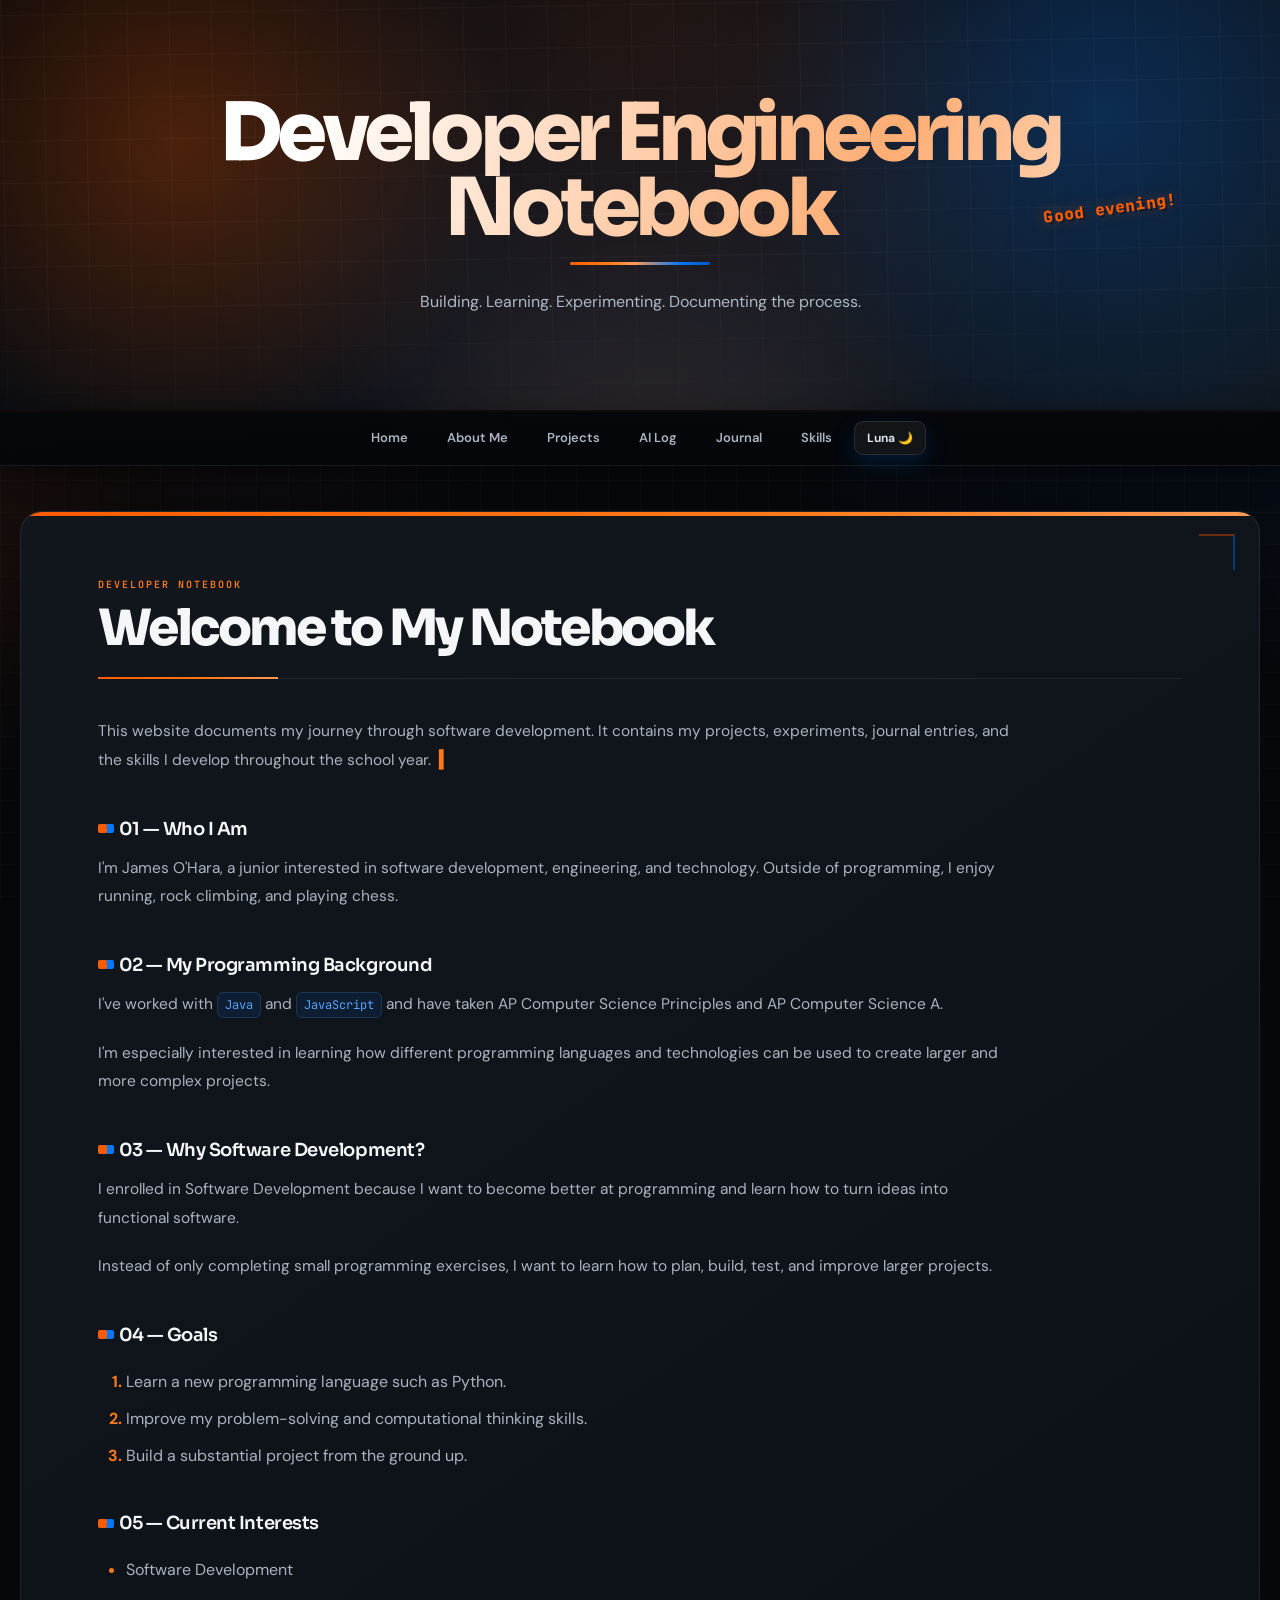
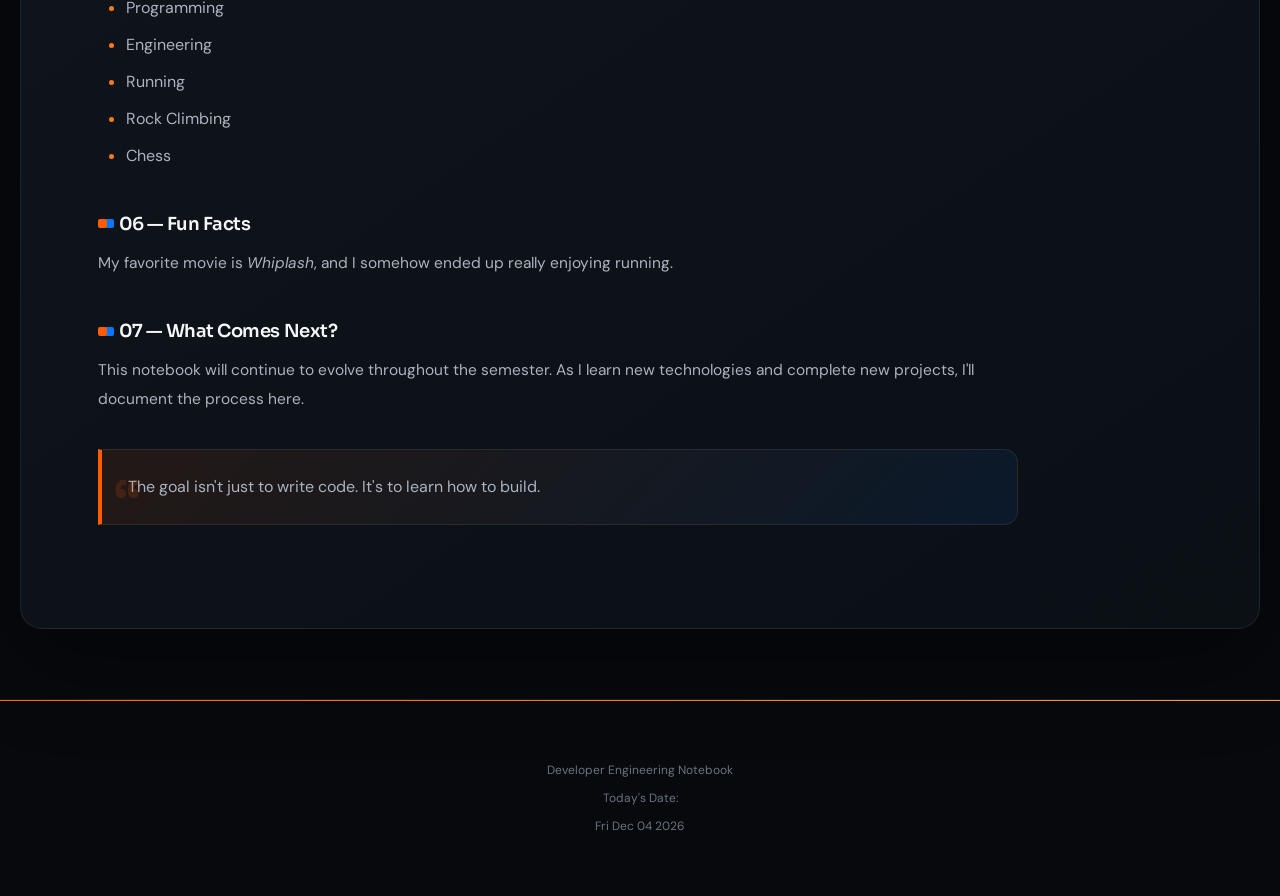
<file: index.html>
<!DOCTYPE html>
<html lang="en">

<head>
    <meta charset="UTF-8">
    <meta name="viewport" content="width=device-width, initial-scale=1.0">

    <title>Home | Developer Engineering Notebook</title>

    <link rel="stylesheet" href="css/styles.css">
</head>

<body>

<header>

    <h1>Developer Engineering Notebook</h1>

    <p>
        Building. Learning. Experimenting.
        Documenting the process.
    </p>
    <h2 id="greeting"></h2>

</header>


<nav>

    <ul>
        <li><a href="index.html">Home</a></li>
        <li><a href="about.html">About Me</a></li>
        <li><a href="projects.html">Projects</a></li>
        <li><a href="ai-log.html">AI Log</a></li>
        <li><a href="journal.html">Journal</a></li>
        <li><a href="skills.html">Skills</a></li>

        <li>
    <button id="theme-toggle" type="button">☀ Light</button>
</li>

    </ul>

</nav>


<main>

    <section>

        <article>

            <h1>Welcome to My Notebook</h1>

            <p>
                This website documents my journey through software
                development. It contains my projects, experiments,
                journal entries, and the skills I develop throughout
                the school year.
            </p>


            <h3>01 — Who I Am</h3>

            <p>
                I'm James O'Hara, a junior interested in software
                development, engineering, and technology. Outside
                of programming, I enjoy running, rock climbing,
                and playing chess.
            </p>


            <h3>02 — My Programming Background</h3>

            <p>
                I've worked with
                <code>Java</code> and
                <code>JavaScript</code>
                and have taken AP Computer Science Principles
                and AP Computer Science A.
            </p>

            <p>
                I'm especially interested in learning how different
                programming languages and technologies can be used
                to create larger and more complex projects.
            </p>


            <h3>03 — Why Software Development?</h3>

            <p>
                I enrolled in Software Development because I want
                to become better at programming and learn how to
                turn ideas into functional software.
            </p>

            <p>
                Instead of only completing small programming
                exercises, I want to learn how to plan, build,
                test, and improve larger projects.
            </p>


            <h3>04 — Goals</h3>

            <ol>
                <li>
                    Learn a new programming language such as Python.
                </li>

                <li>
                    Improve my problem-solving and computational
                    thinking skills.
                </li>

                <li>
                    Build a substantial project from the ground up.
                </li>
            </ol>


            <h3>05 — Current Interests</h3>

            <ul>
                <li>Software Development</li>
                <li>Programming</li>
                <li>Engineering</li>
                <li>Running</li>
                <li>Rock Climbing</li>
                <li>Chess</li>
            </ul>


            <h3>06 — Fun Facts</h3>

            <p>
                My favorite movie is <em>Whiplash</em>, and I somehow
                ended up really enjoying running.
            </p>


            <h3>07 — What Comes Next?</h3>

            <p>
                This notebook will continue to evolve throughout
                the semester. As I learn new technologies and
                complete new projects, I'll document the process
                here.
            </p>

            <blockquote>
                The goal isn't just to write code.
                It's to learn how to build.
            </blockquote>

        </article>

    </section>

</main>


<footer>

    <p>Developer Engineering Notebook</p>

    <p>Today's Date:</p>

    <p id="date"></p>

</footer>


<script src="javascript/script.js"></script>
</body>

</html>
</file>
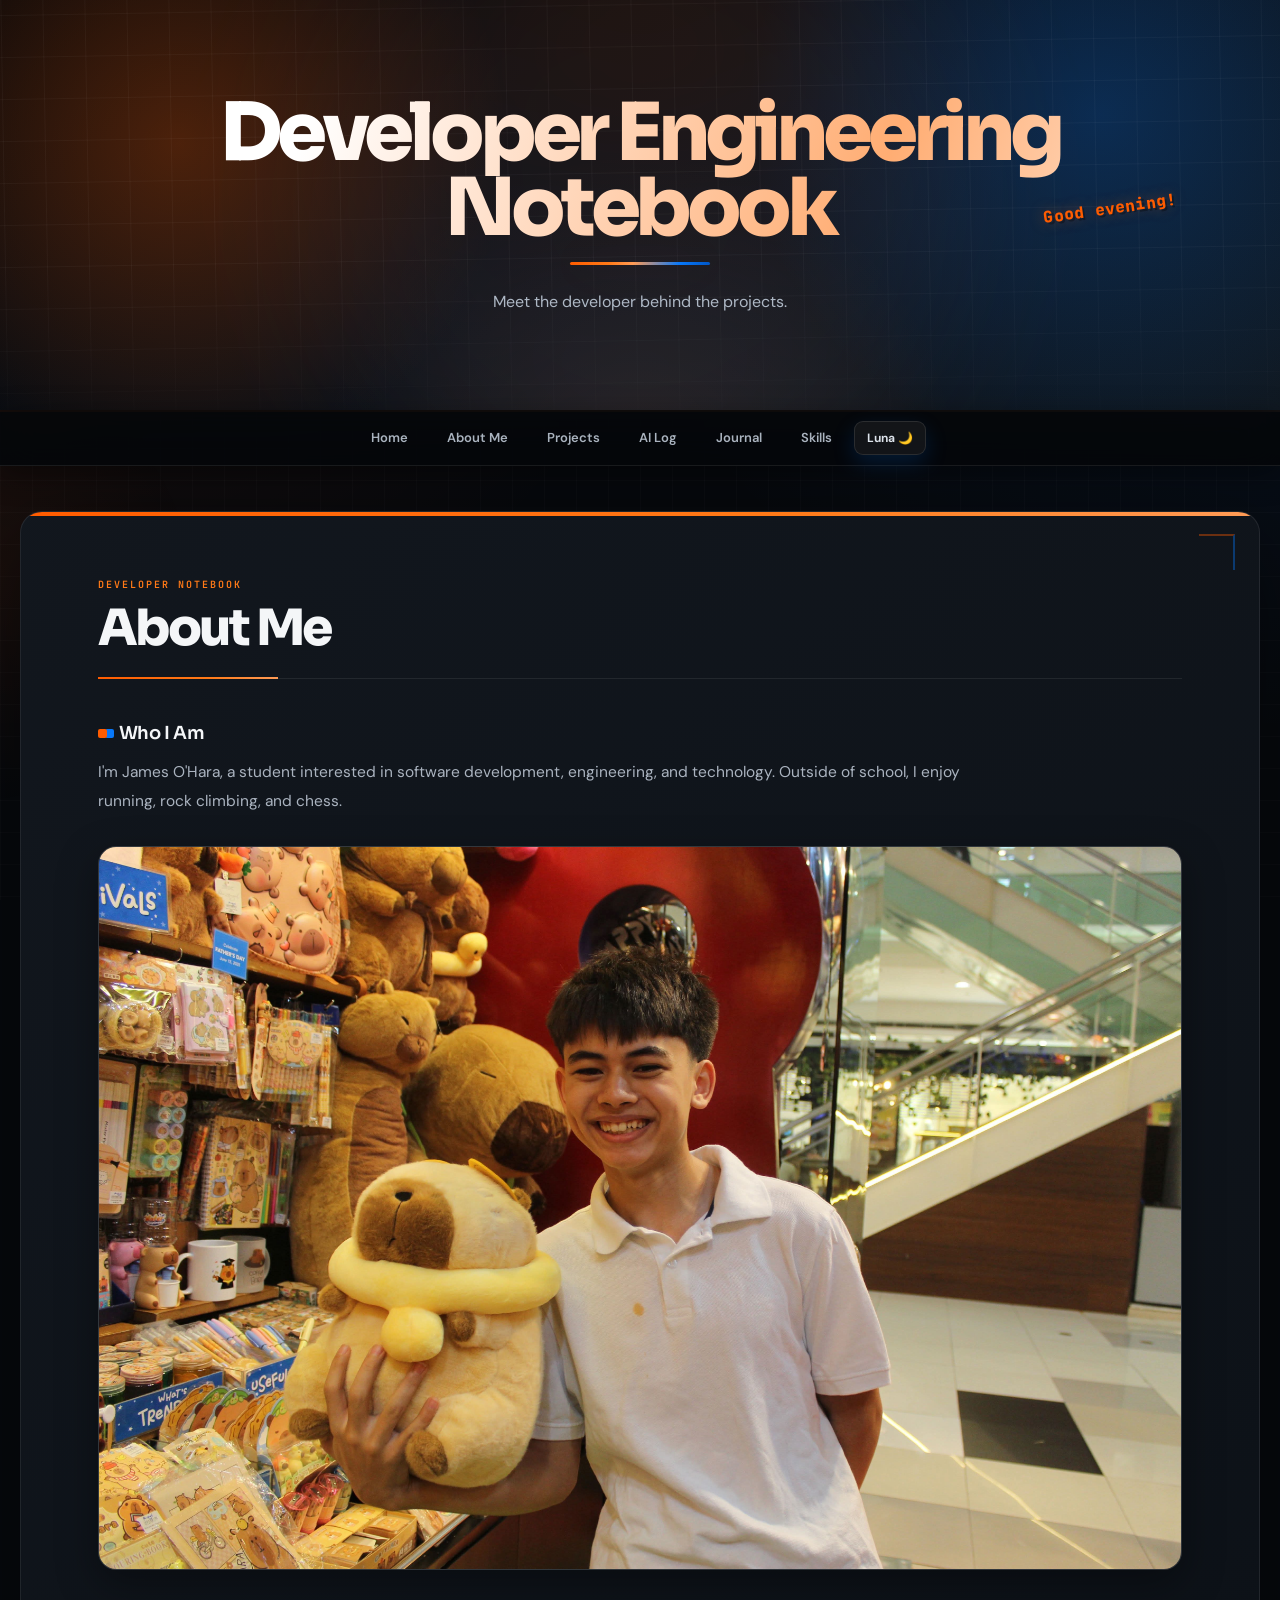
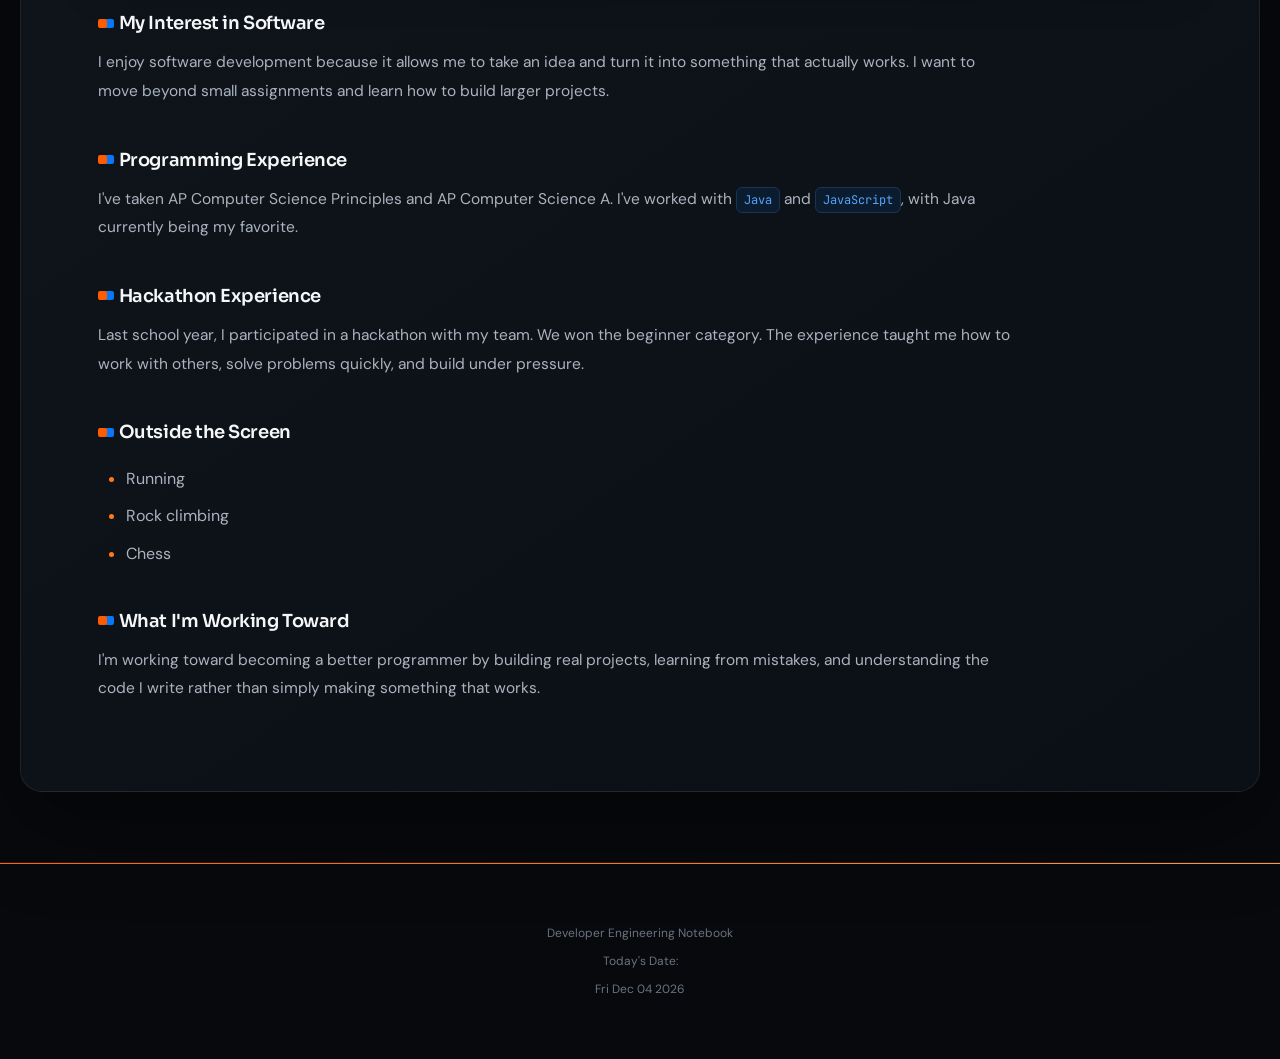
<file: about.html>
<!DOCTYPE html>
<html lang="en">

<head>
    <meta charset="UTF-8">
    <meta name="viewport" content="width=device-width, initial-scale=1.0">

    <title>About Me | Developer Engineering Notebook</title>

    <link rel="stylesheet" href="css/styles.css">
</head>

<body>

<header>

    <h1>Developer Engineering Notebook</h1>

    <p>Meet the developer behind the projects.</p>
    <h2 id="greeting"></h2>

</header>


<nav>

    <ul>
        <li><a href="index.html">Home</a></li>
        <li><a href="about.html">About Me</a></li>
        <li><a href="projects.html">Projects</a></li>
        <li><a href="ai-log.html">AI Log</a></li>
        <li><a href="journal.html">Journal</a></li>
        <li><a href="skills.html">Skills</a></li>

        <li>
    <button id="theme-toggle" type="button">☀ Light</button>
</li>

    </ul>

</nav>


<main>

    <section>

        <article>

            <h1>About Me</h1>


            <!-- About Me + Photo -->

            <div class="about-intro">

                <div class="about-text">

                    <h3>Who I Am</h3>

                    <p>
                        I'm James O'Hara, a student interested in software
                        development, engineering, and technology. Outside
                        of school, I enjoy running, rock climbing, and chess.
                    </p>

                </div>


                <div class="about-photo">

                    <img
                        src="images/IMG_0804.jpeg"
                        alt="Picture of James O'Hara"
                    >

                </div>

            </div>


            <h3>My Interest in Software</h3>

            <p>
                I enjoy software development because it allows me
                to take an idea and turn it into something that
                actually works. I want to move beyond small
                assignments and learn how to build larger projects.
            </p>


            <h3>Programming Experience</h3>

            <p>
                I've taken AP Computer Science Principles and
                AP Computer Science A. I've worked with
                <code>Java</code> and <code>JavaScript</code>,
                with Java currently being my favorite.
            </p>


            <h3>Hackathon Experience</h3>

            <p>
                Last school year, I participated in a hackathon
                with my team. We won the beginner category.
                The experience taught me how to work with others,
                solve problems quickly, and build under pressure.
            </p>


            <h3>Outside the Screen</h3>

            <ul>
                <li>Running</li>
                <li>Rock climbing</li>
                <li>Chess</li>
            </ul>


            <h3>What I'm Working Toward</h3>

            <p>
                I'm working toward becoming a better programmer
                by building real projects, learning from mistakes,
                and understanding the code I write rather than
                simply making something that works.
            </p>

        </article>

    </section>

</main>


<footer>

    <p>Developer Engineering Notebook</p>

    <p>Today's Date:</p>

    <p id="date"></p>

</footer>


<script src="javascript/script.js"></script>
</body>

</html>
</file>
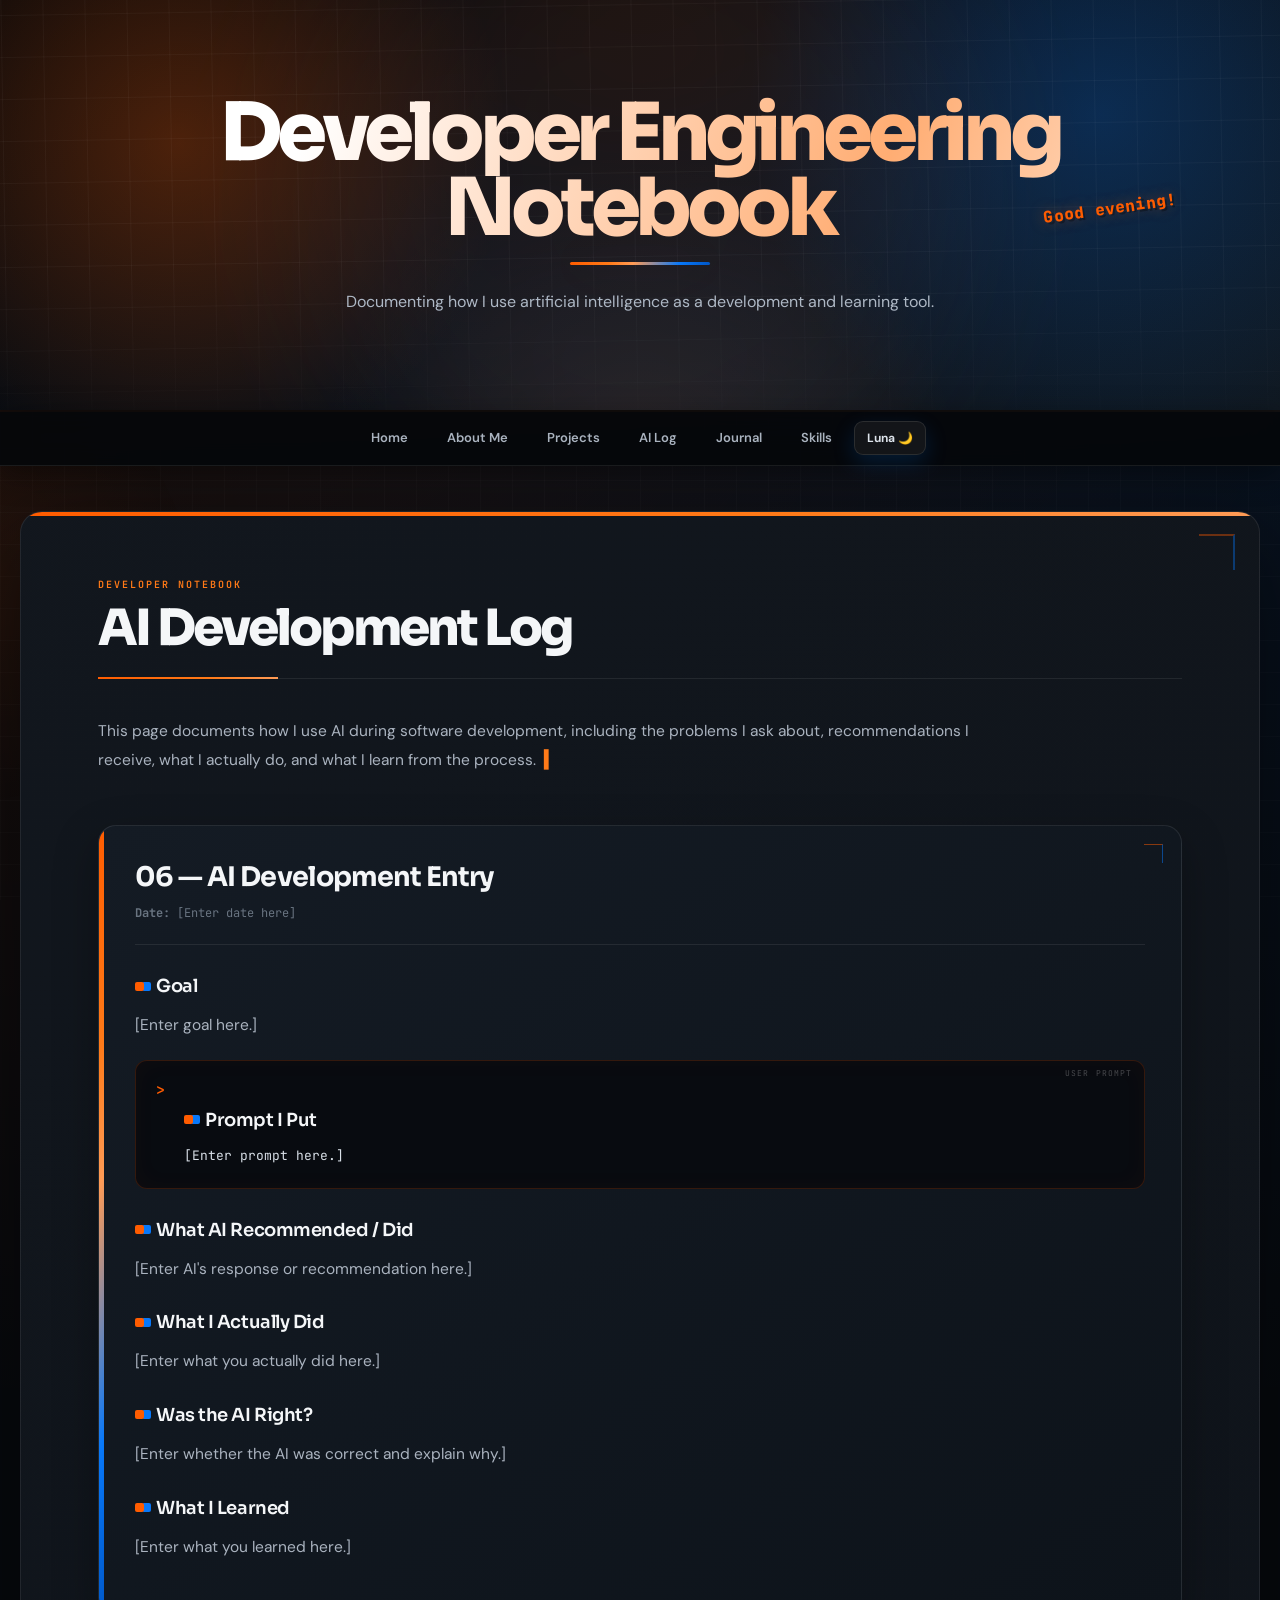
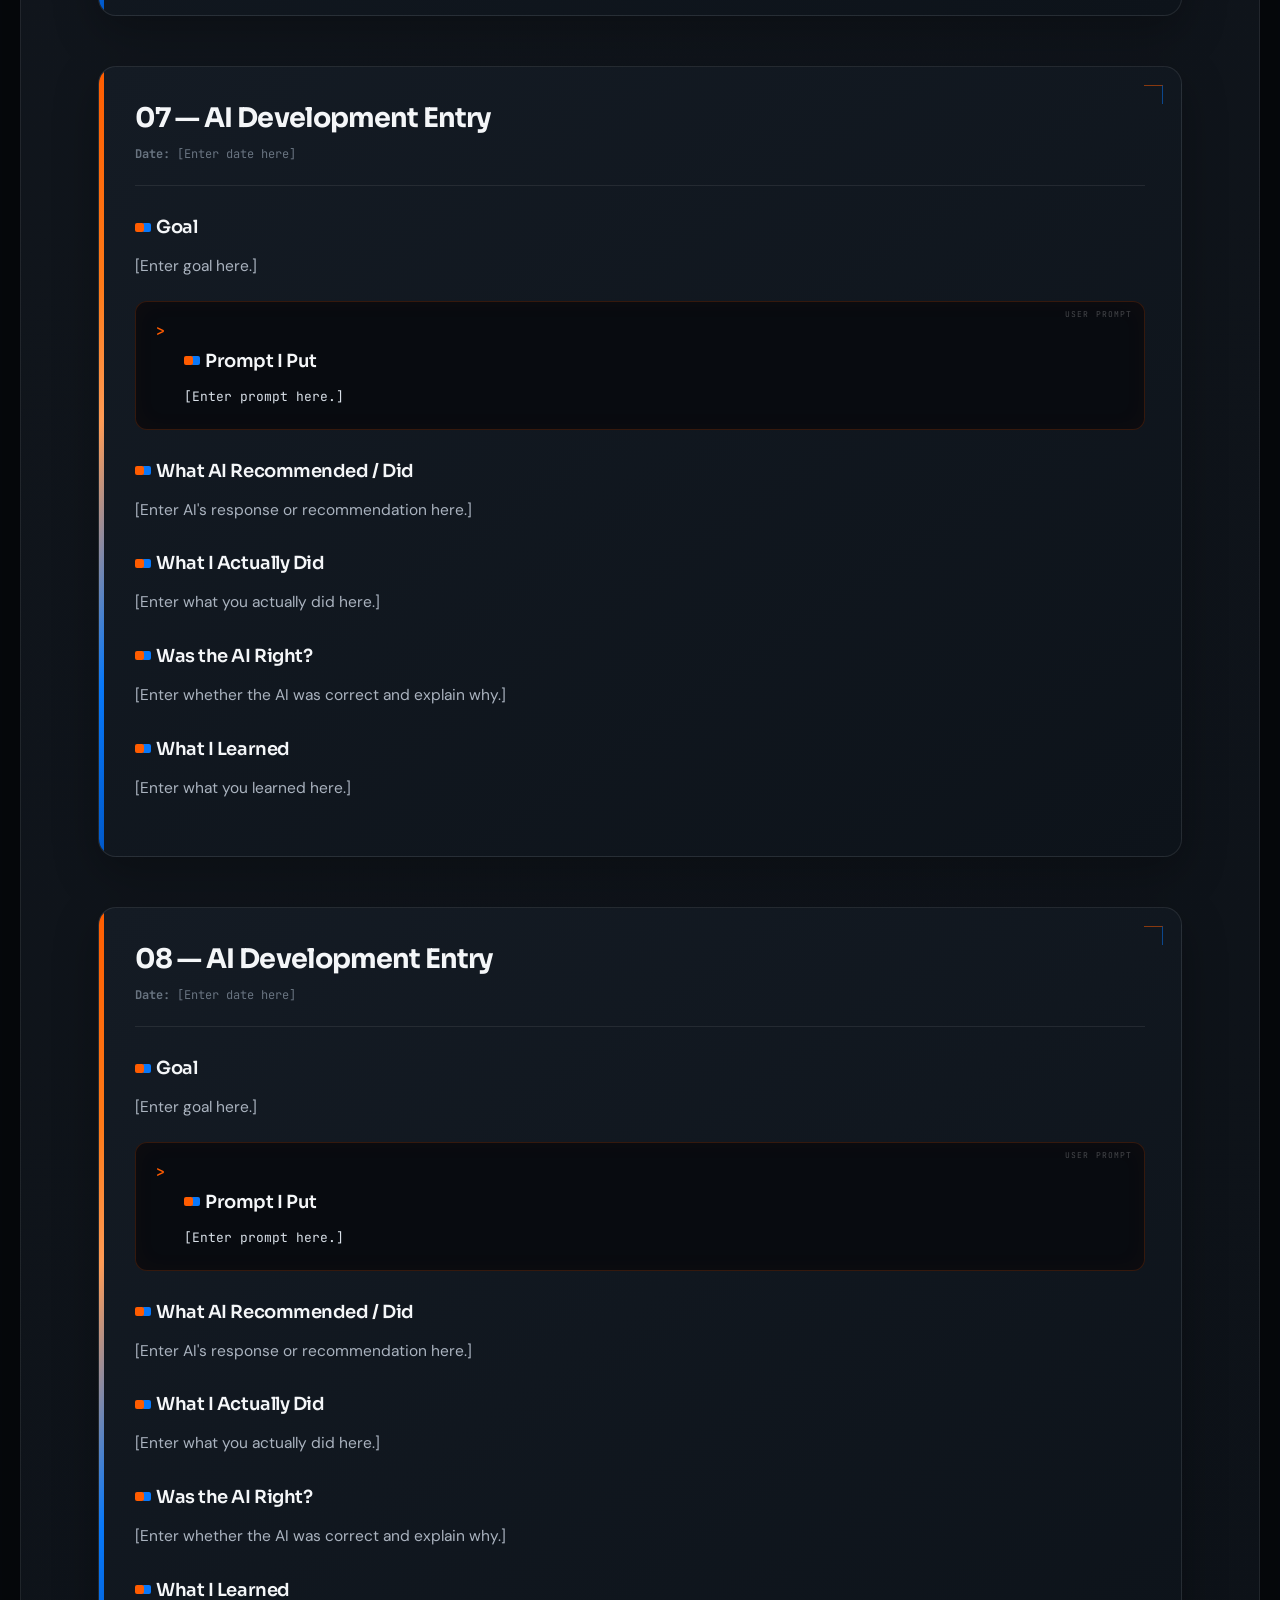
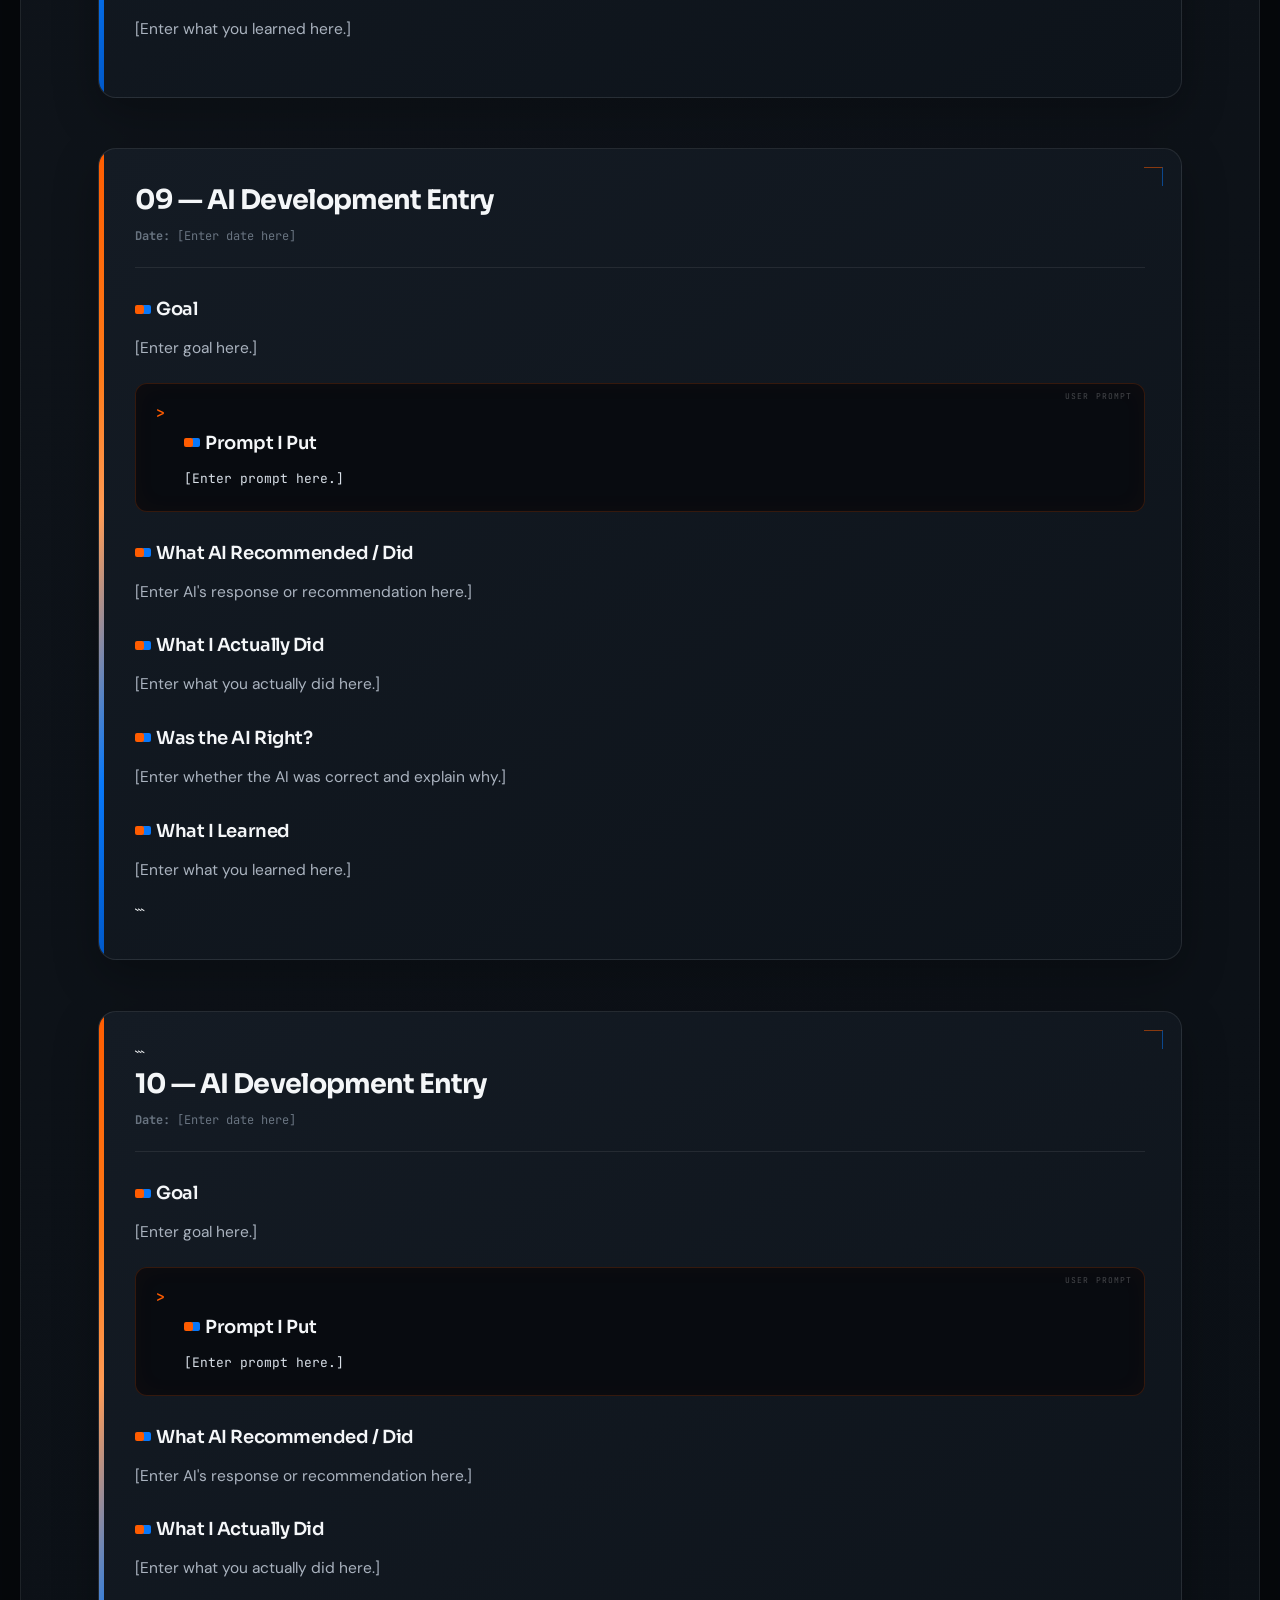
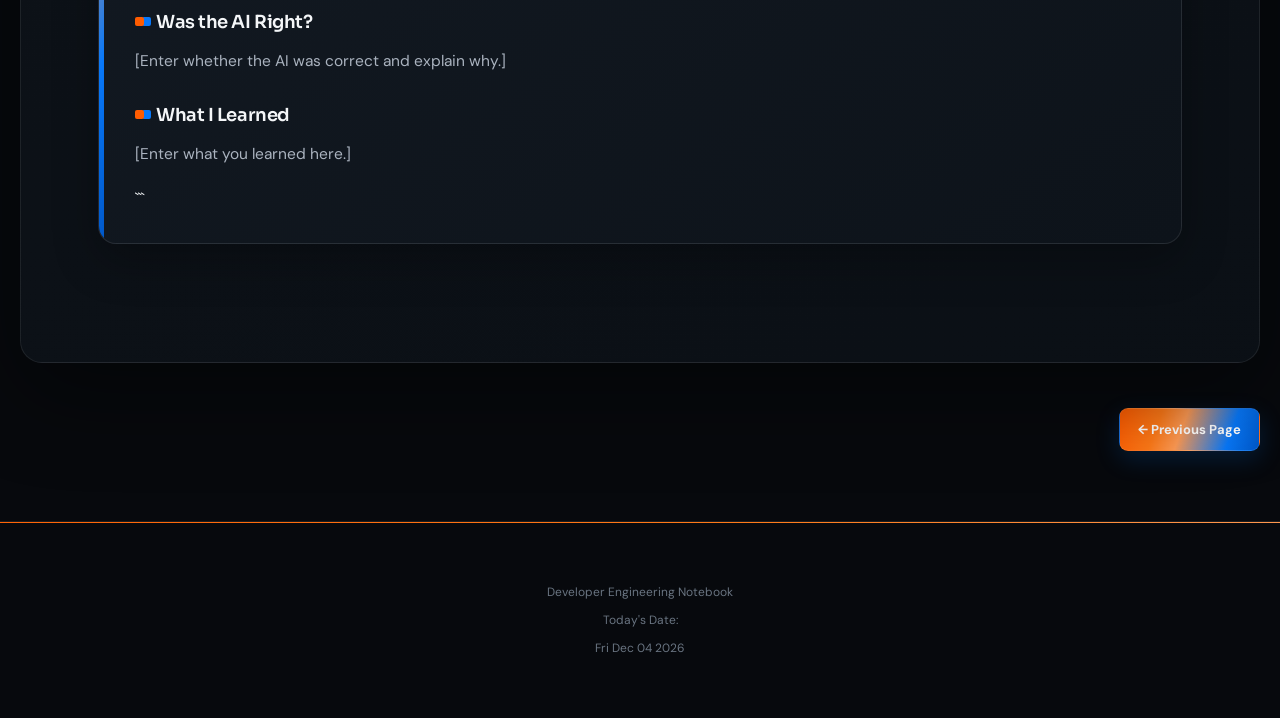
<file: ai-log-2.html>
<!DOCTYPE html>
<html lang="en">

<head>
    <meta charset="UTF-8">
    <meta name="viewport" content="width=device-width, initial-scale=1.0">

    <title>AI Log | Developer Engineering Notebook</title>

    <link rel="stylesheet" href="css/styles.css">
</head>

<body>

<header>

    <h1>Developer Engineering Notebook</h1>

    <p>
        Documenting how I use artificial intelligence as a
        development and learning tool.
    </p>
    <h2 id="greeting"></h2>

</header>


<nav>

    <ul>
        <li><a href="index.html">Home</a></li>
        <li><a href="about.html">About Me</a></li>
        <li><a href="projects.html">Projects</a></li>
        <li><a href="ai-log.html">AI Log</a></li>
        <li><a href="journal.html">Journal</a></li>
        <li><a href="skills.html">Skills</a></li>

        <li>
    <button id="theme-toggle" type="button">☀ Light</button>
</li>

    </ul>

</nav>


<main>

    <section>

        <article>

            <h1>AI Development Log</h1>

            <p>
                This page documents how I use AI during software
                development, including the problems I ask about,
                recommendations I receive, what I actually do,
                and what I learn from the process.
            </p>


           <!-- ================================================= -->

<!-- AI ENTRY 06 -->

<!-- ================================================= -->

<div class="ai-entry">

<div class="ai-entry-header">
    <h2>06 — AI Development Entry</h2>

    <p>
        <strong>Date:</strong> [Enter date here]
    </p>
</div>

<div class="log-section">
    <h3>Goal</h3>
    <p>[Enter goal here.]</p>
</div>

<div class="prompt-box">
    <h3>Prompt I Put</h3>
    <p>[Enter prompt here.]</p>
</div>

<div class="log-section">
    <h3>What AI Recommended / Did</h3>
    <p>[Enter AI's response or recommendation here.]</p>
</div>

<div class="log-section">
    <h3>What I Actually Did</h3>
    <p>[Enter what you actually did here.]</p>
</div>

<div class="log-section">
    <h3>Was the AI Right?</h3>
    <p>[Enter whether the AI was correct and explain why.]</p>
</div>

<div class="log-section">
    <h3>What I Learned</h3>
    <p>[Enter what you learned here.]</p>
</div>

</div>

<!-- ================================================= -->

<!-- AI ENTRY 07 -->

<!-- ================================================= -->

<div class="ai-entry">

<div class="ai-entry-header">
    <h2>07 — AI Development Entry</h2>

    <p>
        <strong>Date:</strong> [Enter date here]
    </p>
</div>

<div class="log-section">
    <h3>Goal</h3>
    <p>[Enter goal here.]</p>
</div>

<div class="prompt-box">
    <h3>Prompt I Put</h3>
    <p>[Enter prompt here.]</p>
</div>

<div class="log-section">
    <h3>What AI Recommended / Did</h3>
    <p>[Enter AI's response or recommendation here.]</p>
</div>

<div class="log-section">
    <h3>What I Actually Did</h3>
    <p>[Enter what you actually did here.]</p>
</div>

<div class="log-section">
    <h3>Was the AI Right?</h3>
    <p>[Enter whether the AI was correct and explain why.]</p>
</div>

<div class="log-section">
    <h3>What I Learned</h3>
    <p>[Enter what you learned here.]</p>
</div>

</div>

<!-- ================================================= -->

<!-- AI ENTRY 08 -->

<!-- ================================================= -->

<div class="ai-entry">

<div class="ai-entry-header">
    <h2>08 — AI Development Entry</h2>

    <p>
        <strong>Date:</strong> [Enter date here]
    </p>
</div>

<div class="log-section">
    <h3>Goal</h3>
    <p>[Enter goal here.]</p>
</div>

<div class="prompt-box">
    <h3>Prompt I Put</h3>
    <p>[Enter prompt here.]</p>
</div>

<div class="log-section">
    <h3>What AI Recommended / Did</h3>
    <p>[Enter AI's response or recommendation here.]</p>
</div>

<div class="log-section">
    <h3>What I Actually Did</h3>
    <p>[Enter what you actually did here.]</p>
</div>

<div class="log-section">
    <h3>Was the AI Right?</h3>
    <p>[Enter whether the AI was correct and explain why.]</p>
</div>

<div class="log-section">
    <h3>What I Learned</h3>
    <p>[Enter what you learned here.]</p>
</div>

</div>

<!-- ================================================= -->

<!-- AI ENTRY 09 -->

<!-- ================================================= -->

<div class="ai-entry">

<div class="ai-entry-header">
    <h2>09 — AI Development Entry</h2>

    <p>
        <strong>Date:</strong> [Enter date here]
    </p>
</div>

<div class="log-section">
    <h3>Goal</h3>
    <p>[Enter goal here.]</p>
</div>

<div class="prompt-box">
    <h3>Prompt I Put</h3>
    <p>[Enter prompt here.]</p>
</div>

<div class="log-section">
    <h3>What AI Recommended / Did</h3>
    <p>[Enter AI's response or recommendation here.]</p>
</div>

<div class="log-section">
    <h3>What I Actually Did</h3>
    <p>[Enter what you actually did here.]</p>
</div>

<div class="log-section">
    <h3>Was the AI Right?</h3>
    <p>[Enter whether the AI was correct and explain why.]</p>
</div>

<div class="log-section">
    <h3>What I Learned</h3>
    <p>[Enter what you learned here.]</p>
</div>
```

</div>

<!-- ================================================= -->

<!-- AI ENTRY 10 -->

<!-- ================================================= -->

<div class="ai-entry">

```
<div class="ai-entry-header">
    <h2>10 — AI Development Entry</h2>

    <p>
        <strong>Date:</strong> [Enter date here]
    </p>
</div>

<div class="log-section">
    <h3>Goal</h3>
    <p>[Enter goal here.]</p>
</div>

<div class="prompt-box">
    <h3>Prompt I Put</h3>
    <p>[Enter prompt here.]</p>
</div>

<div class="log-section">
    <h3>What AI Recommended / Did</h3>
    <p>[Enter AI's response or recommendation here.]</p>
</div>

<div class="log-section">
    <h3>What I Actually Did</h3>
    <p>[Enter what you actually did here.]</p>
</div>

<div class="log-section">
    <h3>Was the AI Right?</h3>
    <p>[Enter whether the AI was correct and explain why.]</p>
</div>

<div class="log-section">
    <h3>What I Learned</h3>
    <p>[Enter what you learned here.]</p>
</div>
```

</div>


        </article>

    </section>


    <div class="page-navigation">

        <a href="ai-log.html" class="page-button">
            ← Previous Page
        </a>

    </div>

</main>


<footer>

    <p>Developer Engineering Notebook</p>

    <p>Today's Date:</p>

    <p id="date"></p>

</footer>


<script src="javascript/script.js"></script>
</body>

</html>
</file>
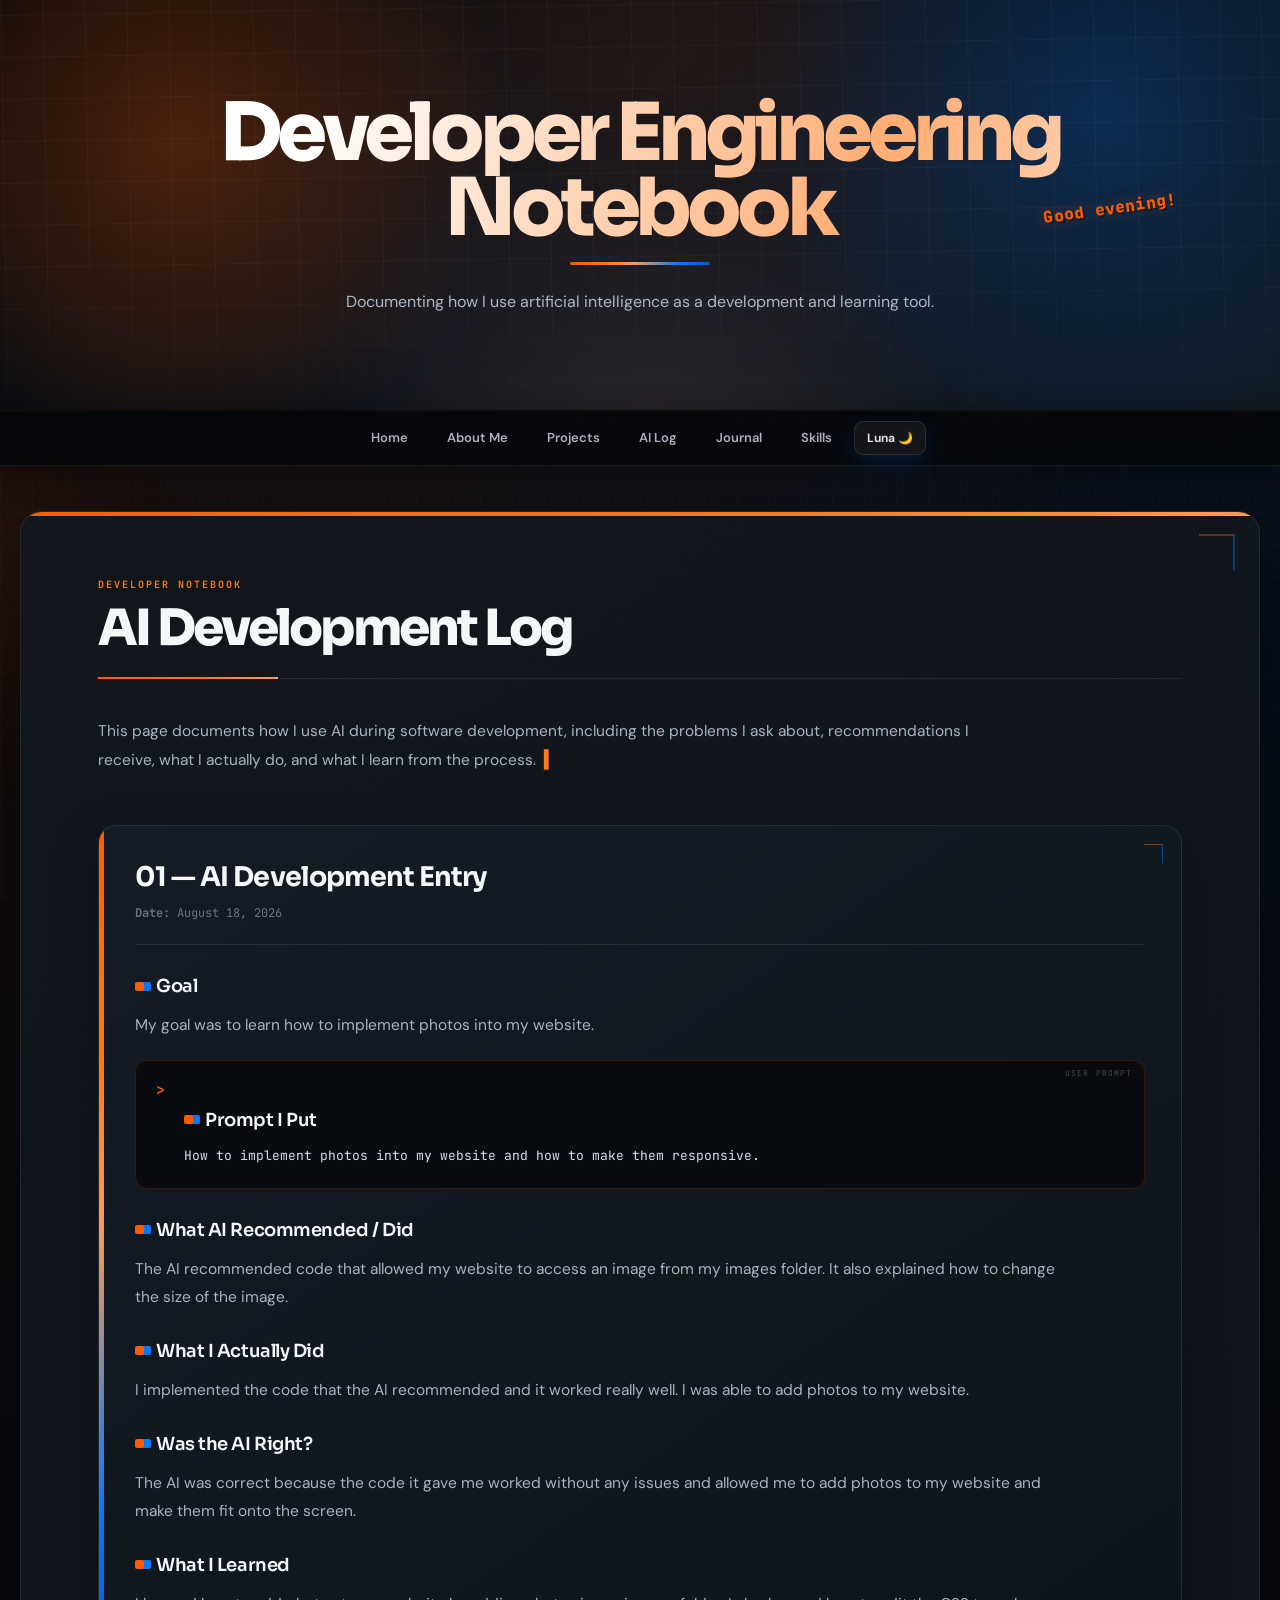
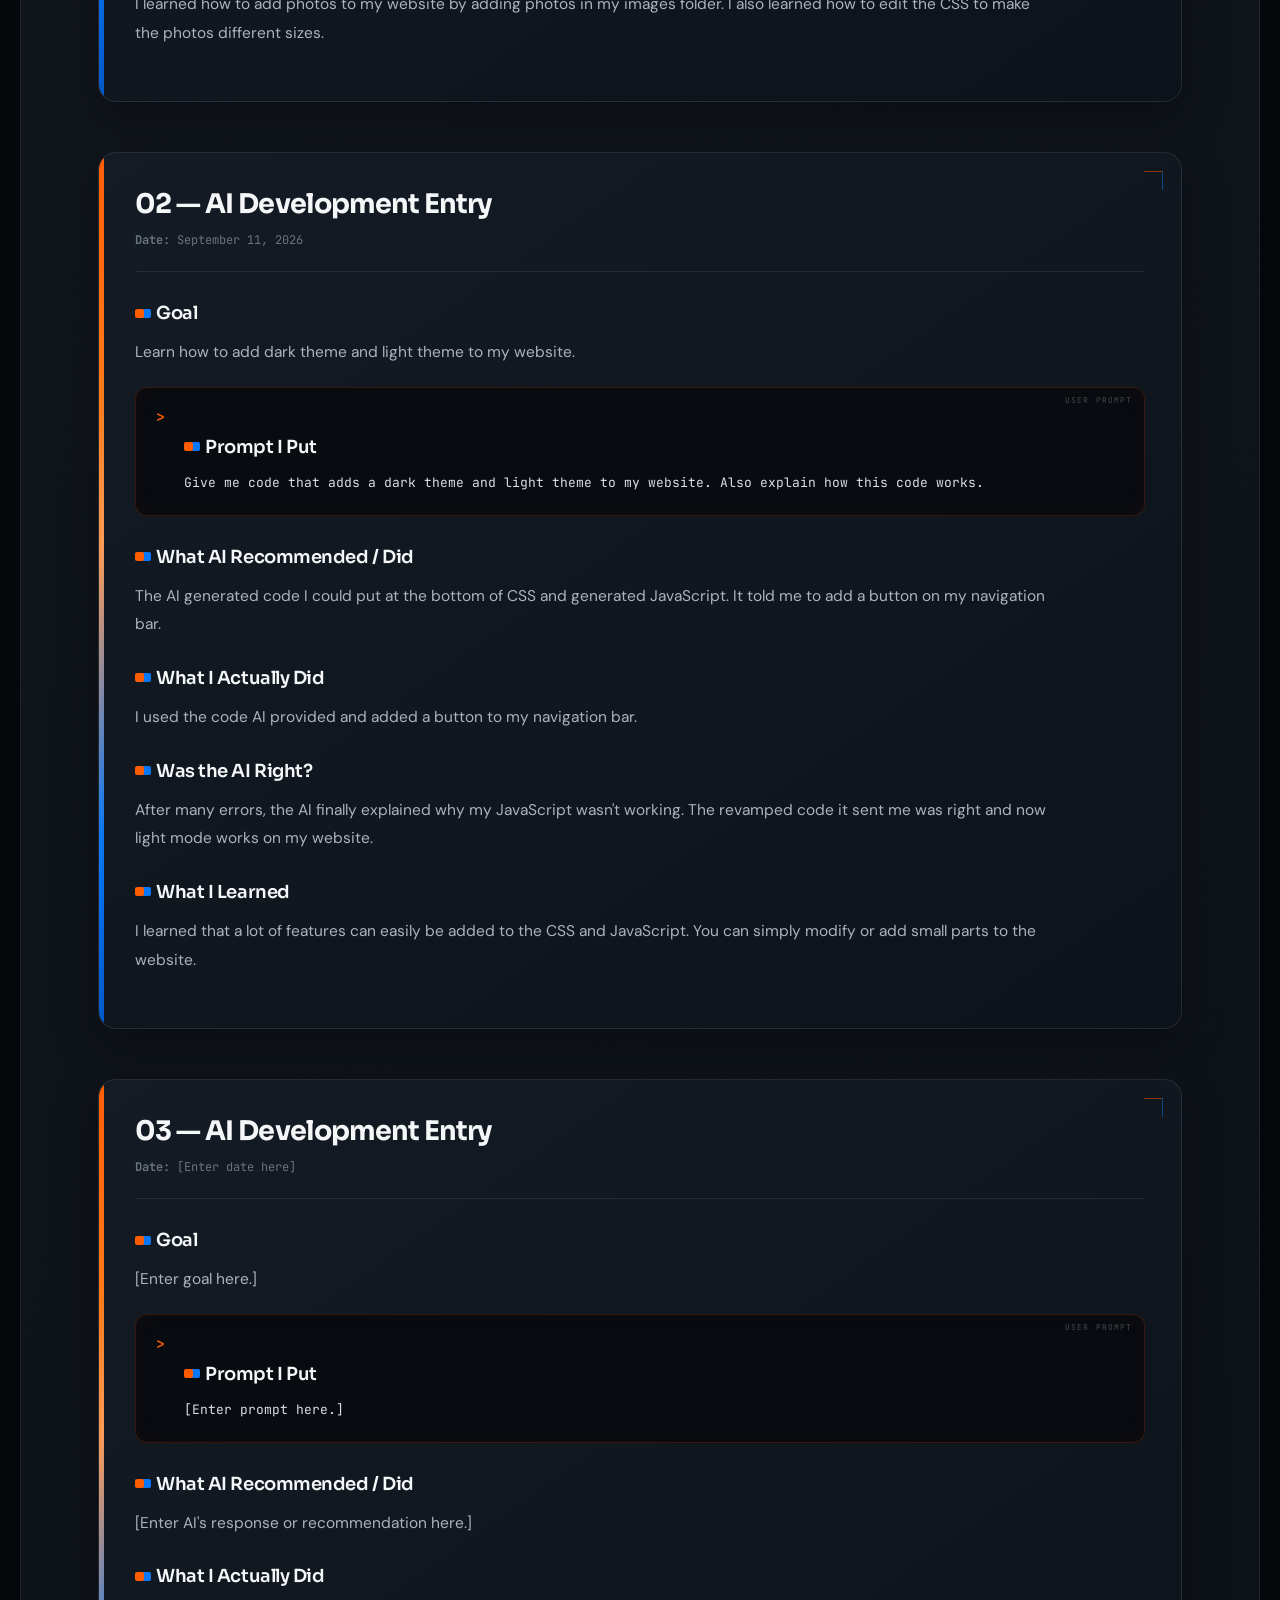
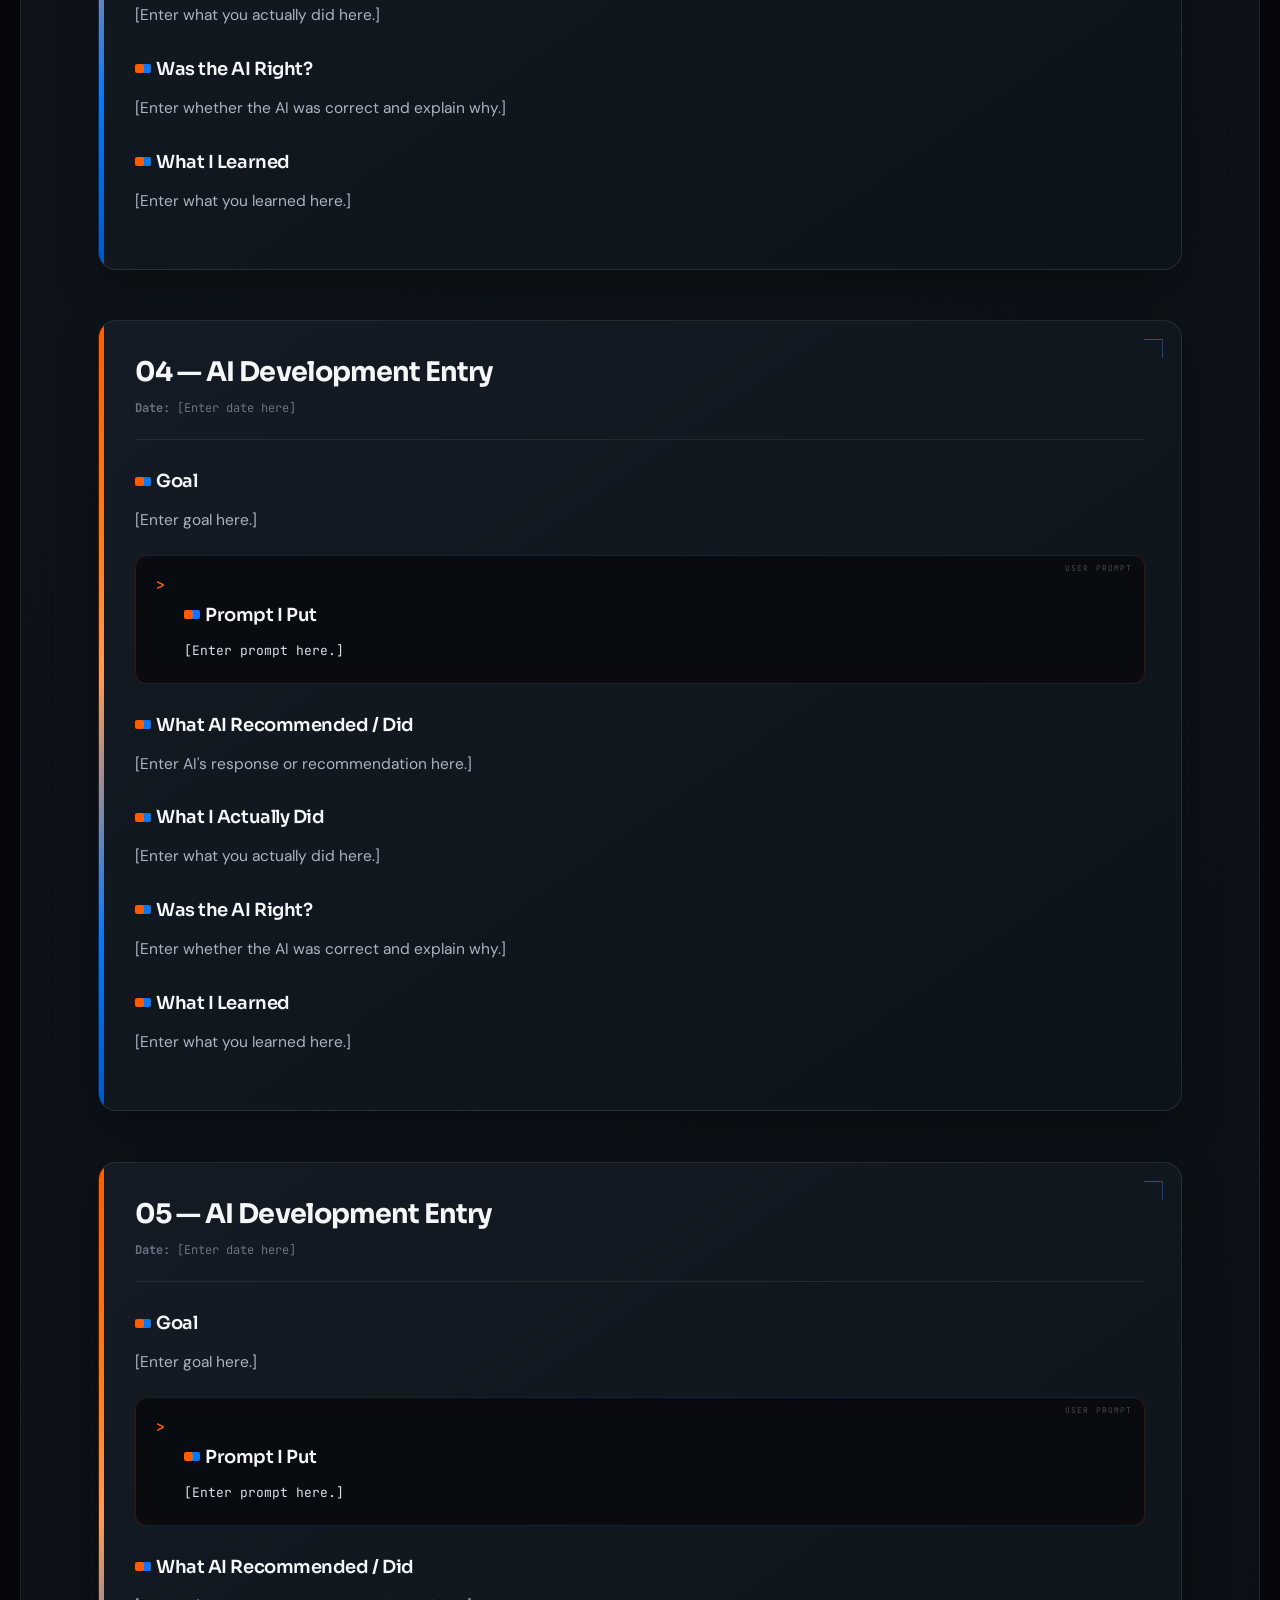
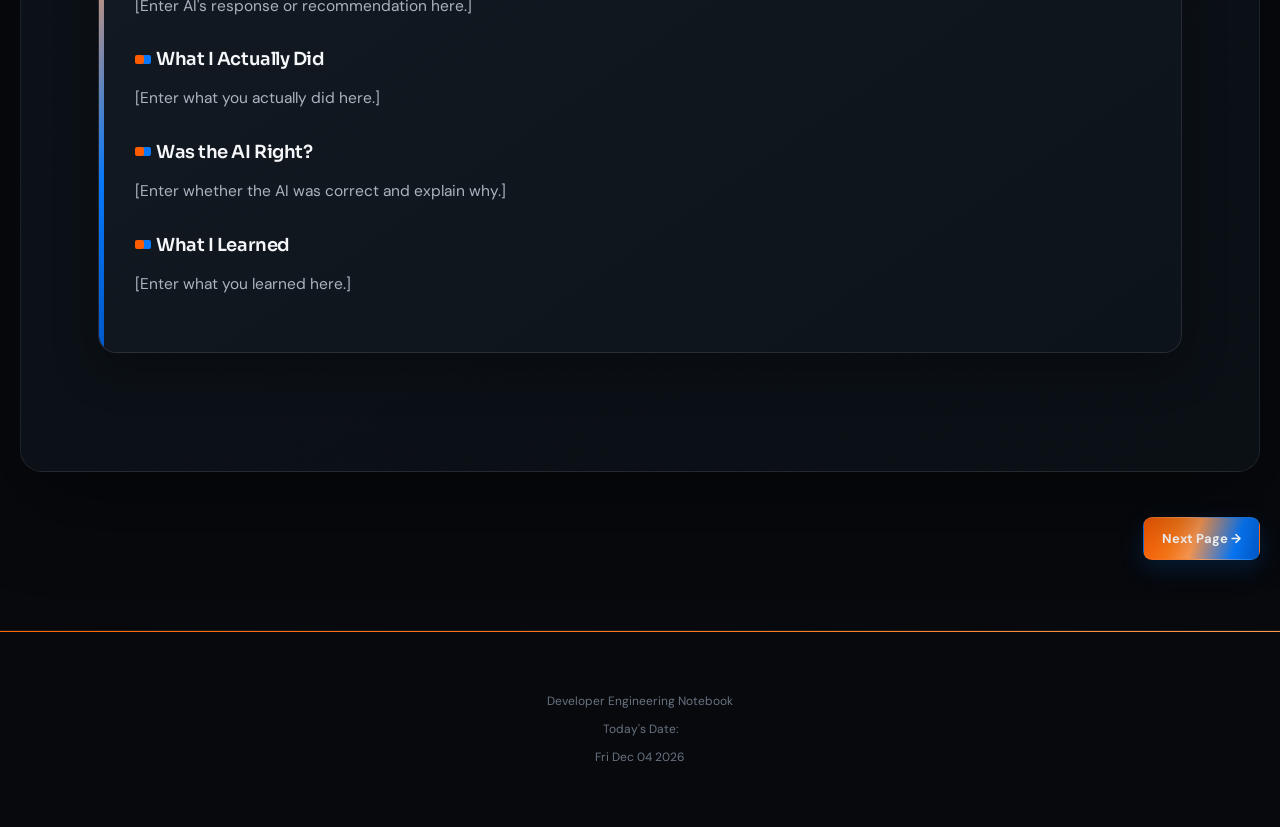
<file: ai-log.html>
<!DOCTYPE html>
<html lang="en">

<head>
    <meta charset="UTF-8">
    <meta name="viewport" content="width=device-width, initial-scale=1.0">

    <title>AI Log | Developer Engineering Notebook</title>

    <link rel="stylesheet" href="css/styles.css">
</head>

<body>

<header>

    <h1>Developer Engineering Notebook</h1>

    <p>
        Documenting how I use artificial intelligence as a
        development and learning tool.
    </p>
    <h2 id="greeting"></h2>

</header>


<nav>

    <ul>
        <li><a href="index.html">Home</a></li>
        <li><a href="about.html">About Me</a></li>
        <li><a href="projects.html">Projects</a></li>
        <li><a href="ai-log.html">AI Log</a></li>
        <li><a href="journal.html">Journal</a></li>
        <li><a href="skills.html">Skills</a></li>

        <li>
    <button id="theme-toggle" type="button">☀ Light</button>
</li>

    </ul>

</nav>


<main>

    <section>

        <article>

            <h1>AI Development Log</h1>

            <p>
                This page documents how I use AI during software
                development, including the problems I ask about,
                recommendations I receive, what I actually do,
                and what I learn from the process.
            </p>


            <!-- ================================================= -->
            <!-- AI ENTRY 01 -->
            <!-- ================================================= -->

            <div class="ai-entry">

                <div class="ai-entry-header">
                    <h2>01 — AI Development Entry</h2>

                    <p>
                        <strong>Date:</strong> August 18, 2026
                    </p>
                </div>


                <div class="log-section">

                    <h3>Goal</h3>

                    <p>
                        My goal was to learn how to implement photos
                        into my website.
                    </p>

                </div>


                <!-- PROMPT BOX -->

                <div class="prompt-box">

                    <h3>Prompt I Put</h3>

                    <p>
                        How to implement photos into my
                        website and how to make them responsive.
                    </p>

                </div>


                <div class="log-section">

                    <h3>What AI Recommended / Did</h3>

                    <p>
                        The AI recommended code that allowed my website
                        to access an image from my images folder. It also
                        explained how to change the size of the image.
                    </p>

                </div>


                <div class="log-section">

                    <h3>What I Actually Did</h3>

                    <p>
                        I implemented the code that the AI recommended
                        and it worked really well. I was able to add
                        photos to my website.
                    </p>

                </div>


                <div class="log-section">

                    <h3>Was the AI Right?</h3>

                    <p>
                        The AI was correct because the code it gave me
                        worked without any issues and allowed me to add
                        photos to my website and make them fit onto
                        the screen.
                    </p>

                </div>


                <div class="log-section">

                    <h3>What I Learned</h3>

                    <p>
                        I learned how to add photos to my website by
                        adding photos in my images folder. I also learned
                        how to edit the CSS to make the photos different
                        sizes.
                    </p>

                </div>

            </div>


            <!-- ================================================= -->
            <!-- AI ENTRY 02 -->
            <!-- ================================================= -->

            <div class="ai-entry">

                <div class="ai-entry-header">
                    <h2>02 — AI Development Entry</h2>

                    <p>
                        <strong>Date:</strong> September 11, 2026
                    </p>
                </div>


                <div class="log-section">

                    <h3>Goal</h3>

                    <p>
                        Learn how to add dark theme and light theme to my website.
                    </p>

                </div>


                <div class="prompt-box">

                    <h3>Prompt I Put</h3>

                    <p>
                        Give me code that adds a dark theme and light theme to my website. Also explain how this code works.
                    </p>

                </div>


                <div class="log-section">

                    <h3>What AI Recommended / Did</h3>

                    <p>
                        The AI generated code I could put at the bottom of CSS and generated JavaScript.
                        It told me to add a button on my navigation bar.
                    </p>

                </div>


                <div class="log-section">

                    <h3>What I Actually Did</h3>

                    <p>
                        I used the code AI provided and added a button to my navigation bar.
                    </p>

                </div>


                <div class="log-section">

                    <h3>Was the AI Right?</h3>

                    <p>
                        After many errors, the AI finally explained why my JavaScript wasn't working.
                        The revamped code it sent me was right and now light mode works on my website.
                    </p>

                </div>


                <div class="log-section">

                    <h3>What I Learned</h3>

                    <p>
                        I learned that a lot of features can easily be added to the CSS and JavaScript.
                        You can simply modify or add small parts to the website.
                    </p>

                </div>

            </div>


            <!-- ================================================= -->
            <!-- AI ENTRY 03 -->
            <!-- ================================================= -->

            <div class="ai-entry">

                <div class="ai-entry-header">
                    <h2>03 — AI Development Entry</h2>

                    <p>
                        <strong>Date:</strong> [Enter date here]
                    </p>
                </div>


                <div class="log-section">

                    <h3>Goal</h3>

                    <p>
                        [Enter goal here.]
                    </p>

                </div>


                <div class="prompt-box">

                    <h3>Prompt I Put</h3>

                    <p>
                        [Enter prompt here.]
                    </p>

                </div>


                <div class="log-section">

                    <h3>What AI Recommended / Did</h3>

                    <p>
                        [Enter AI's response or recommendation here.]
                    </p>

                </div>


                <div class="log-section">

                    <h3>What I Actually Did</h3>

                    <p>
                        [Enter what you actually did here.]
                    </p>

                </div>


                <div class="log-section">

                    <h3>Was the AI Right?</h3>

                    <p>
                        [Enter whether the AI was correct and explain why.]
                    </p>

                </div>


                <div class="log-section">

                    <h3>What I Learned</h3>

                    <p>
                        [Enter what you learned here.]
                    </p>

                </div>

            </div>


            <!-- ================================================= -->
            <!-- AI ENTRY 04 -->
            <!-- ================================================= -->

            <div class="ai-entry">

                <div class="ai-entry-header">
                    <h2>04 — AI Development Entry</h2>

                    <p>
                        <strong>Date:</strong> [Enter date here]
                    </p>
                </div>


                <div class="log-section">

                    <h3>Goal</h3>

                    <p>
                        [Enter goal here.]
                    </p>

                </div>


                <div class="prompt-box">

                    <h3>Prompt I Put</h3>

                    <p>
                        [Enter prompt here.]
                    </p>

                </div>


                <div class="log-section">

                    <h3>What AI Recommended / Did</h3>

                    <p>
                        [Enter AI's response or recommendation here.]
                    </p>

                </div>


                <div class="log-section">

                    <h3>What I Actually Did</h3>

                    <p>
                        [Enter what you actually did here.]
                    </p>

                </div>


                <div class="log-section">

                    <h3>Was the AI Right?</h3>

                    <p>
                        [Enter whether the AI was correct and explain why.]
                    </p>

                </div>


                <div class="log-section">

                    <h3>What I Learned</h3>

                    <p>
                        [Enter what you learned here.]
                    </p>

                </div>

            </div>


            <!-- ================================================= -->
            <!-- AI ENTRY 05 -->
            <!-- ================================================= -->

            <div class="ai-entry">

                <div class="ai-entry-header">
                    <h2>05 — AI Development Entry</h2>

                    <p>
                        <strong>Date:</strong> [Enter date here]
                    </p>
                </div>


                <div class="log-section">

                    <h3>Goal</h3>

                    <p>
                        [Enter goal here.]
                    </p>

                </div>


                <div class="prompt-box">

                    <h3>Prompt I Put</h3>

                    <p>
                        [Enter prompt here.]
                    </p>

                </div>


                <div class="log-section">

                    <h3>What AI Recommended / Did</h3>

                    <p>
                        [Enter AI's response or recommendation here.]
                    </p>

                </div>


                <div class="log-section">

                    <h3>What I Actually Did</h3>

                    <p>
                        [Enter what you actually did here.]
                    </p>

                </div>


                <div class="log-section">

                    <h3>Was the AI Right?</h3>

                    <p>
                        [Enter whether the AI was correct and explain why.]
                    </p>

                </div>


                <div class="log-section">

                    <h3>What I Learned</h3>

                    <p>
                        [Enter what you learned here.]
                    </p>

                </div>

            </div>

        </article>

    </section>


    <div class="page-navigation">

        <a href="ai-log-2.html" class="page-button">
            Next Page →
        </a>

    </div>

</main>


<footer>

    <p>Developer Engineering Notebook</p>

    <p>Today's Date:</p>

    <p id="date"></p>

</footer>


<script src="javascript/script.js"></script>
</body>

</html>
</file>
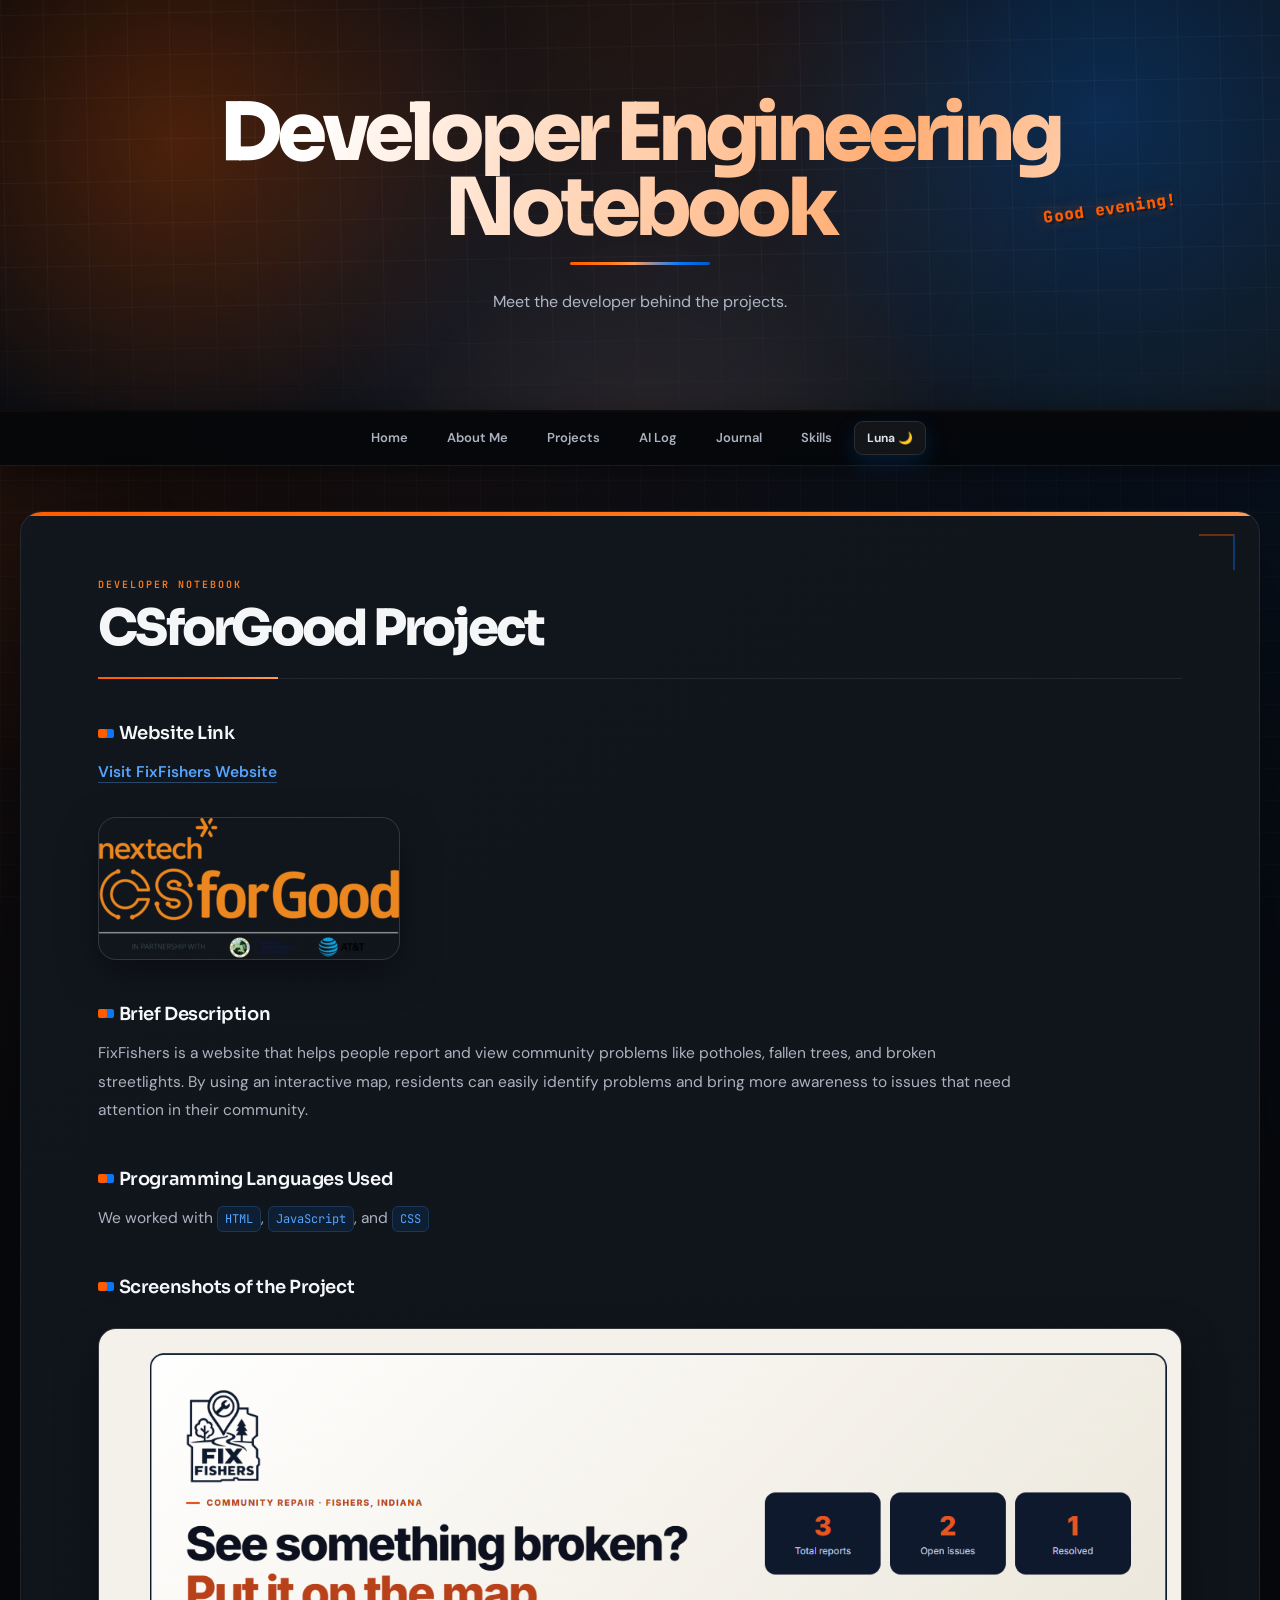
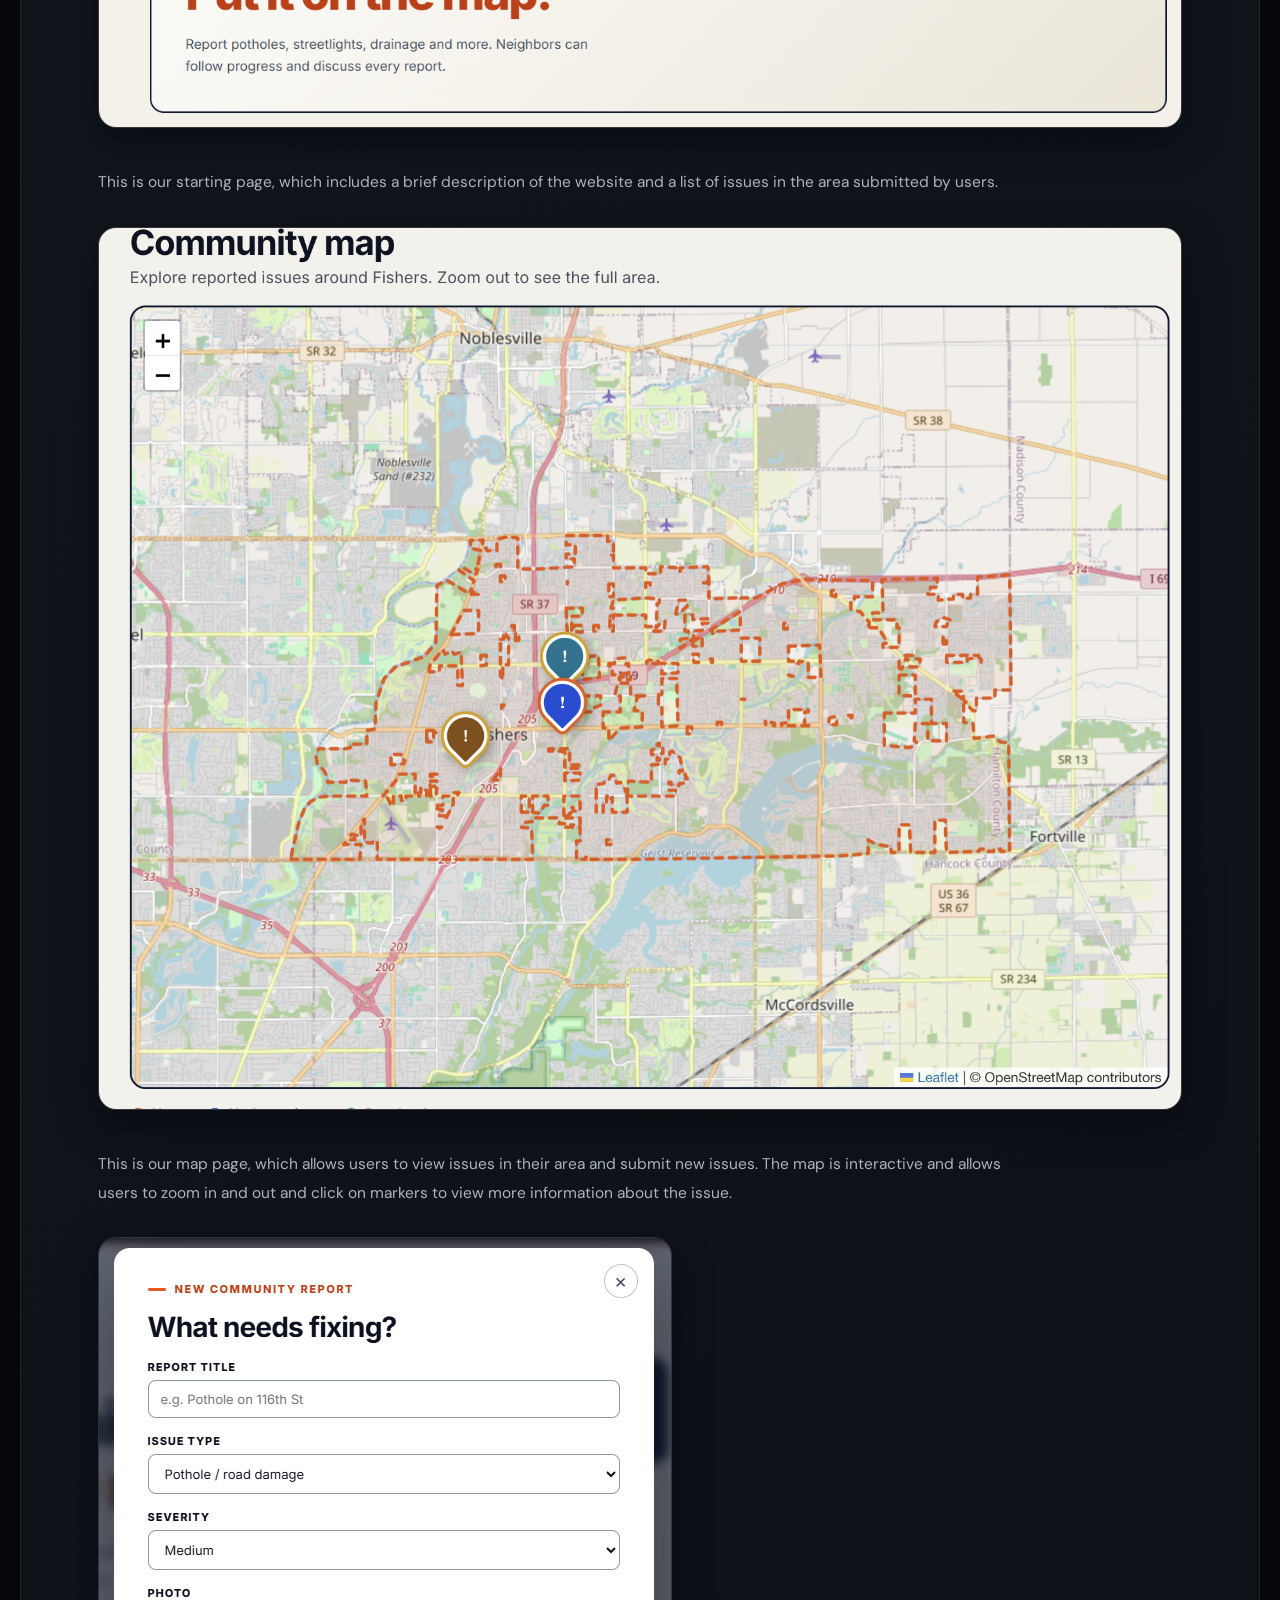
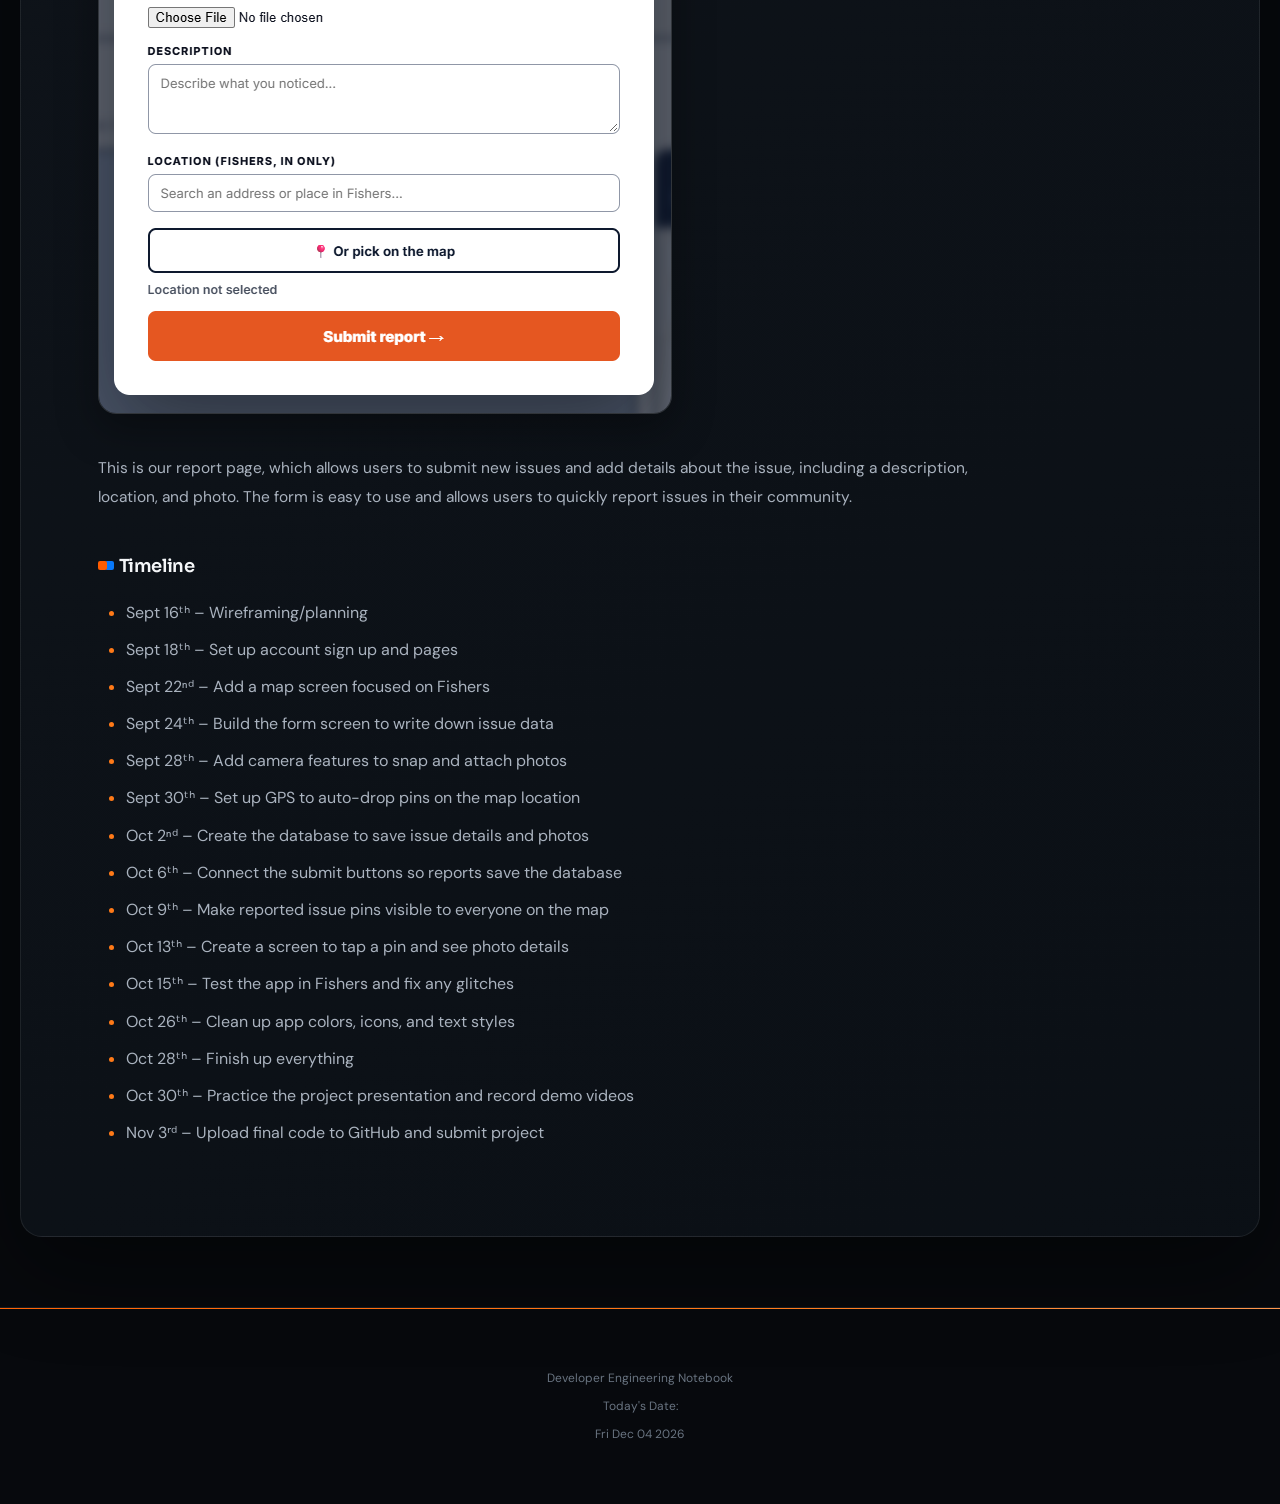
<file: csforgood.html>
<!DOCTYPE html>
<html lang="en">

<head>
    <meta charset="UTF-8">
    <meta name="viewport" content="width=device-width, initial-scale=1.0">

    <title>About Me | Developer Engineering Notebook</title>

    <link rel="stylesheet" href="css/styles.css">
</head>

<body>

<header>

    <h1>Developer Engineering Notebook</h1>

    <p>Meet the developer behind the projects.</p>
    <h2 id="greeting"></h2>

</header>


<nav>

    <ul>
        <li><a href="index.html">Home</a></li>
        <li><a href="about.html">About Me</a></li>
        <li><a href="projects.html">Projects</a></li>
        <li><a href="ai-log.html">AI Log</a></li>
        <li><a href="journal.html">Journal</a></li>
        <li><a href="skills.html">Skills</a></li>

        <li>
    <button id="theme-toggle" type="button">☀ Light</button>
</li>

    </ul>

</nav>


<main>

    <section>

        <article>

            <h1>CSforGood Project</h1>


            <!-- CSforGood + Photo -->

            <div class="about-intro">

                <div class="about-text">

                    <h3>Website Link</h3>

<p>
    <a href="https://akhilpalukuru.github.io/fixfishers-final/"
       target="_blank"
       rel="noopener noreferrer">
        Visit FixFishers Website
    </a>
</p>
                </div>


                <div class="about-photo">

                    <img
                        src="images/csforgood.png"
                    >

                </div>

            </div>


            <h3>Brief Description</h3>

            <p>
                FixFishers is a website that helps people report and view community problems like potholes, fallen trees, and broken streetlights. 
                By using an interactive map, residents can easily identify problems and bring more awareness to issues that need attention in their community. 
            </p>


            <h3>Programming Languages Used</h3>

            <p>
                We worked with <code>HTML</code>, <code>JavaScript</code>, and <code>CSS</code>
            </p>


            <h3>Screenshots of the Project</h3>

            <p>
                <div class="about-photo">

                    <img
                        src="images/intro.png"
                    >

                </div>
                <p>
                    This is our starting page, which includes a brief description of the website and a list of issues in the area submitted by users.
                </p>
              <div class="about-photo">

                    <img
                        src="images/map.png"
                    >

                </div>
                <p>
                    This is our map page, which allows users to view issues in their area and submit new issues. The map is interactive and allows users to zoom in and out and click on markers to view more information about the issue.
                </p>
                  <div class="about-photo">

                    <img
                        src="images/report.png"
                    >

                </div>
                <p>
                    This is our report page, which allows users to submit new issues and add details about the issue, including a description, location, and photo. The form is easy to use and allows users to quickly report issues in their community.
                </p>
            </div>


            <h3>Timeline</h3>

            <ul>
                <li>Sept 16ᵗʰ – Wireframing/planning</li>
                <li>Sept 18ᵗʰ – Set up account sign up and pages</li>
                <li>Sept 22ⁿᵈ – Add a map screen focused on Fishers</li>
                <li>Sept 24ᵗʰ – Build the form screen to write down issue data</li>
                <li>Sept 28ᵗʰ – Add camera features to snap and attach photos</li>
                <li>Sept 30ᵗʰ – Set up GPS to auto-drop pins on the map location</li>
                <li>Oct 2ⁿᵈ – Create the database to save issue details and photos</li>
                <li>Oct 6ᵗʰ – Connect the submit buttons so reports save the database</li>
                <li>Oct 9ᵗʰ – Make reported issue pins visible to everyone on the map</li>
                <li>Oct 13ᵗʰ – Create a screen to tap a pin and see photo details</li>
                <li>Oct 15ᵗʰ – Test the app in Fishers and fix any glitches</li>
                <li>Oct 26ᵗʰ – Clean up app colors, icons, and text styles</li>
                <li>Oct 28ᵗʰ – Finish up everything</li>
                <li>Oct 30ᵗʰ – Practice the project presentation and record demo videos</li>
                <li>Nov 3ʳᵈ – Upload final code to GitHub and submit project</li>
                </p>
            </div>


        </article>

    </section>

</main>


<footer>

    <p>Developer Engineering Notebook</p>

    <p>Today's Date:</p>

    <p id="date"></p>

</footer>


<script src="javascript/script.js"></script>
</body>

</html>
</file>
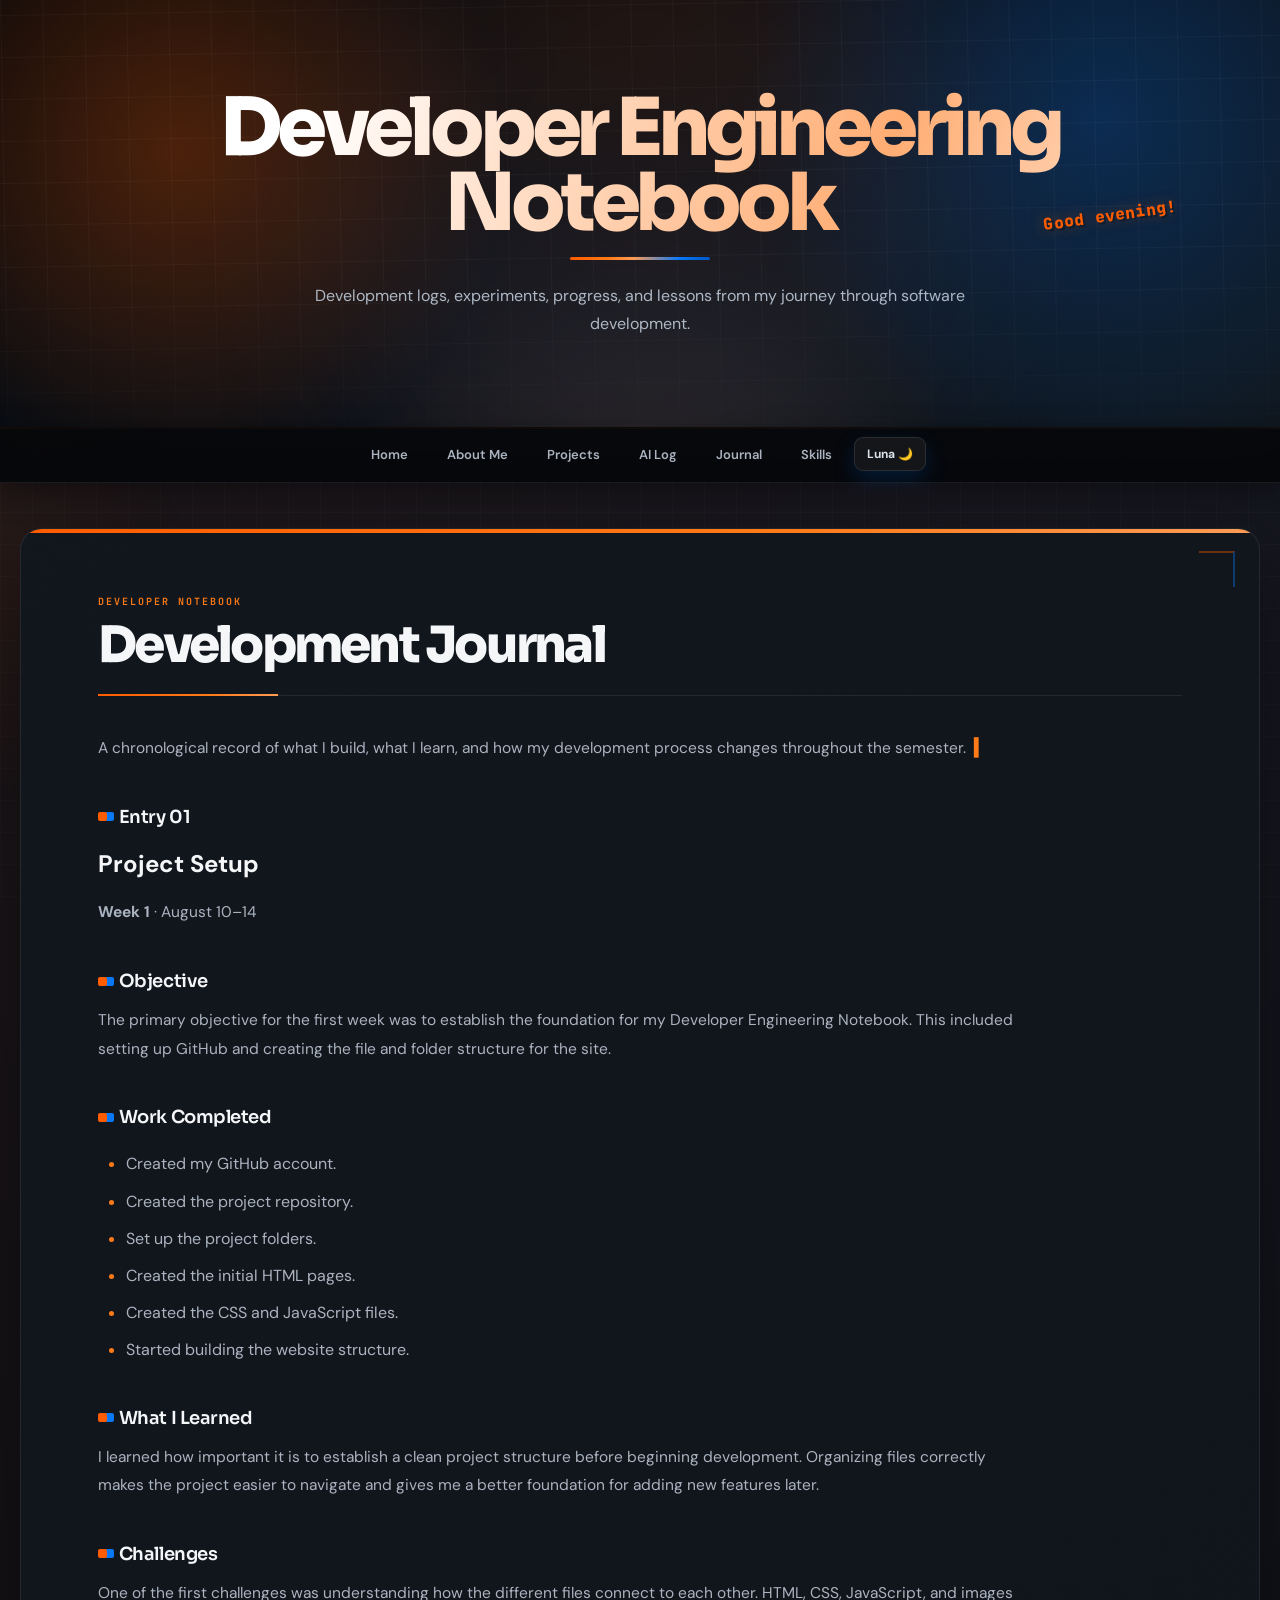
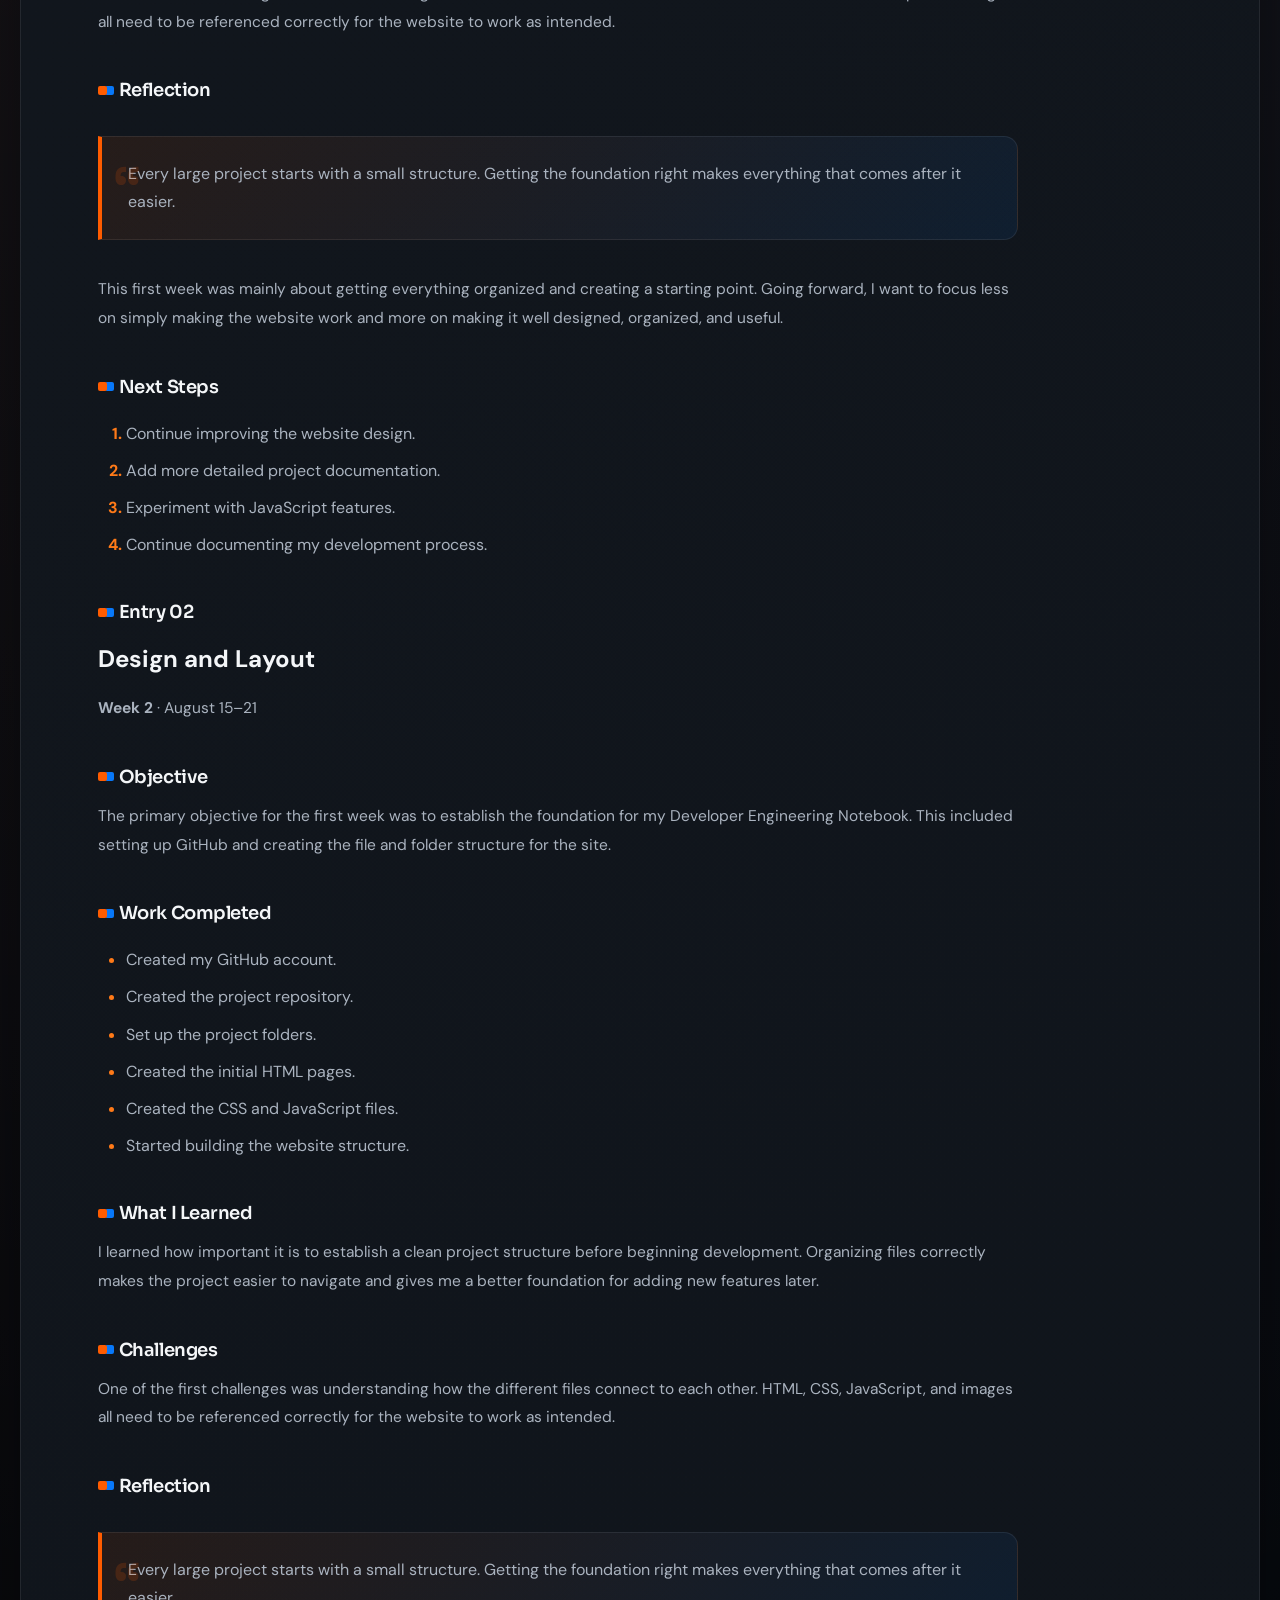
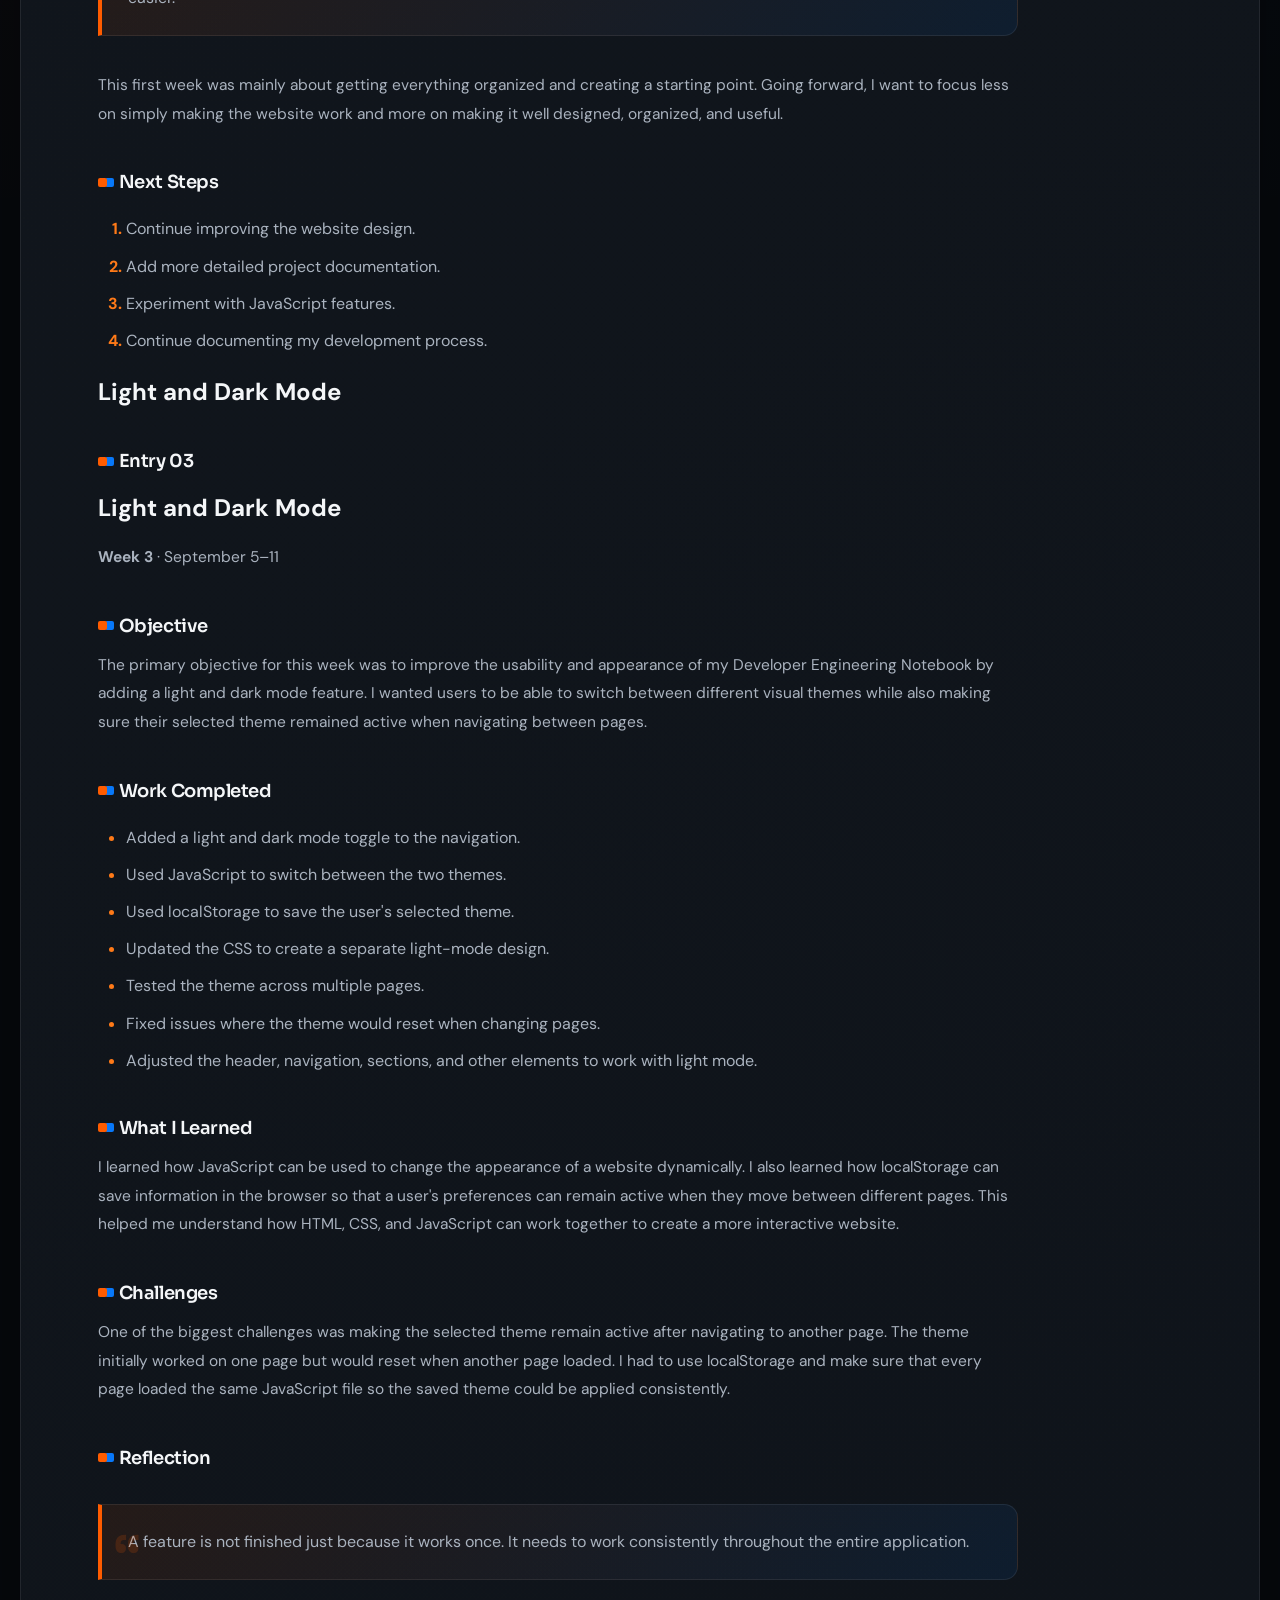
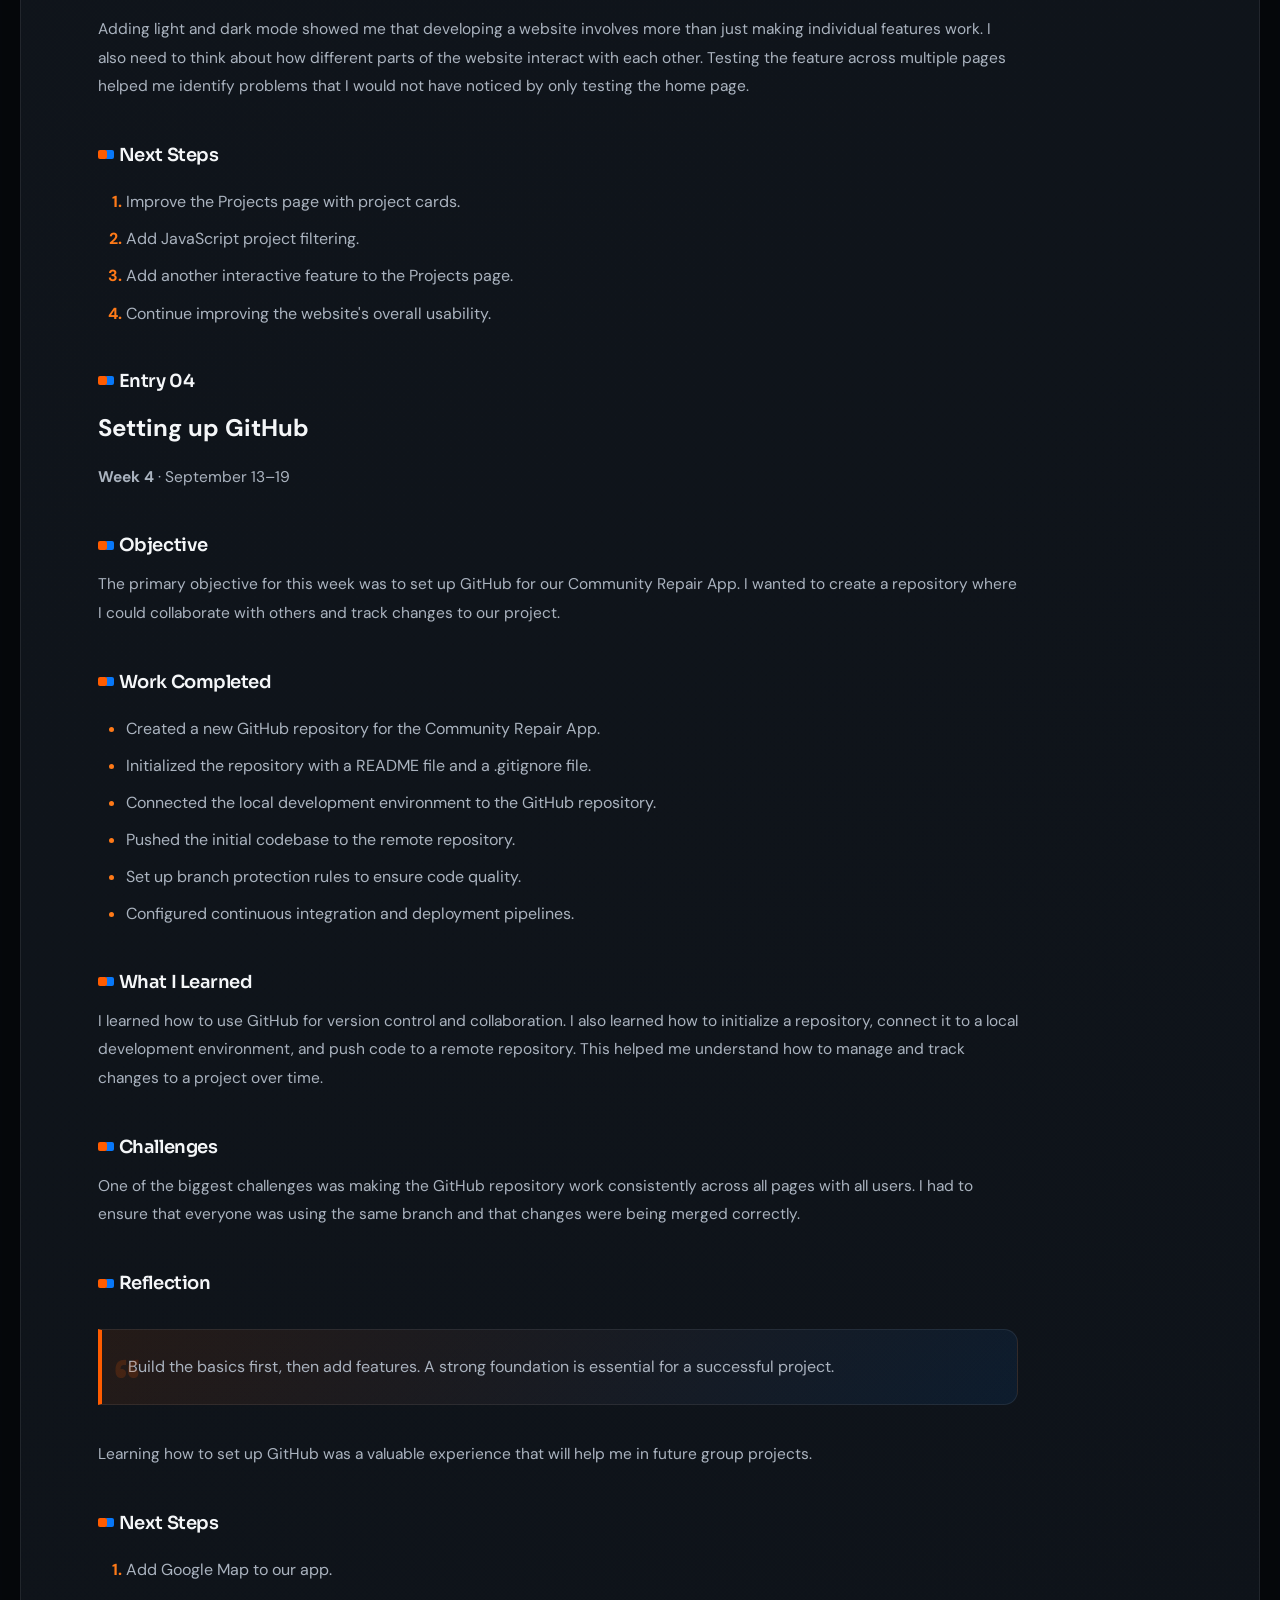
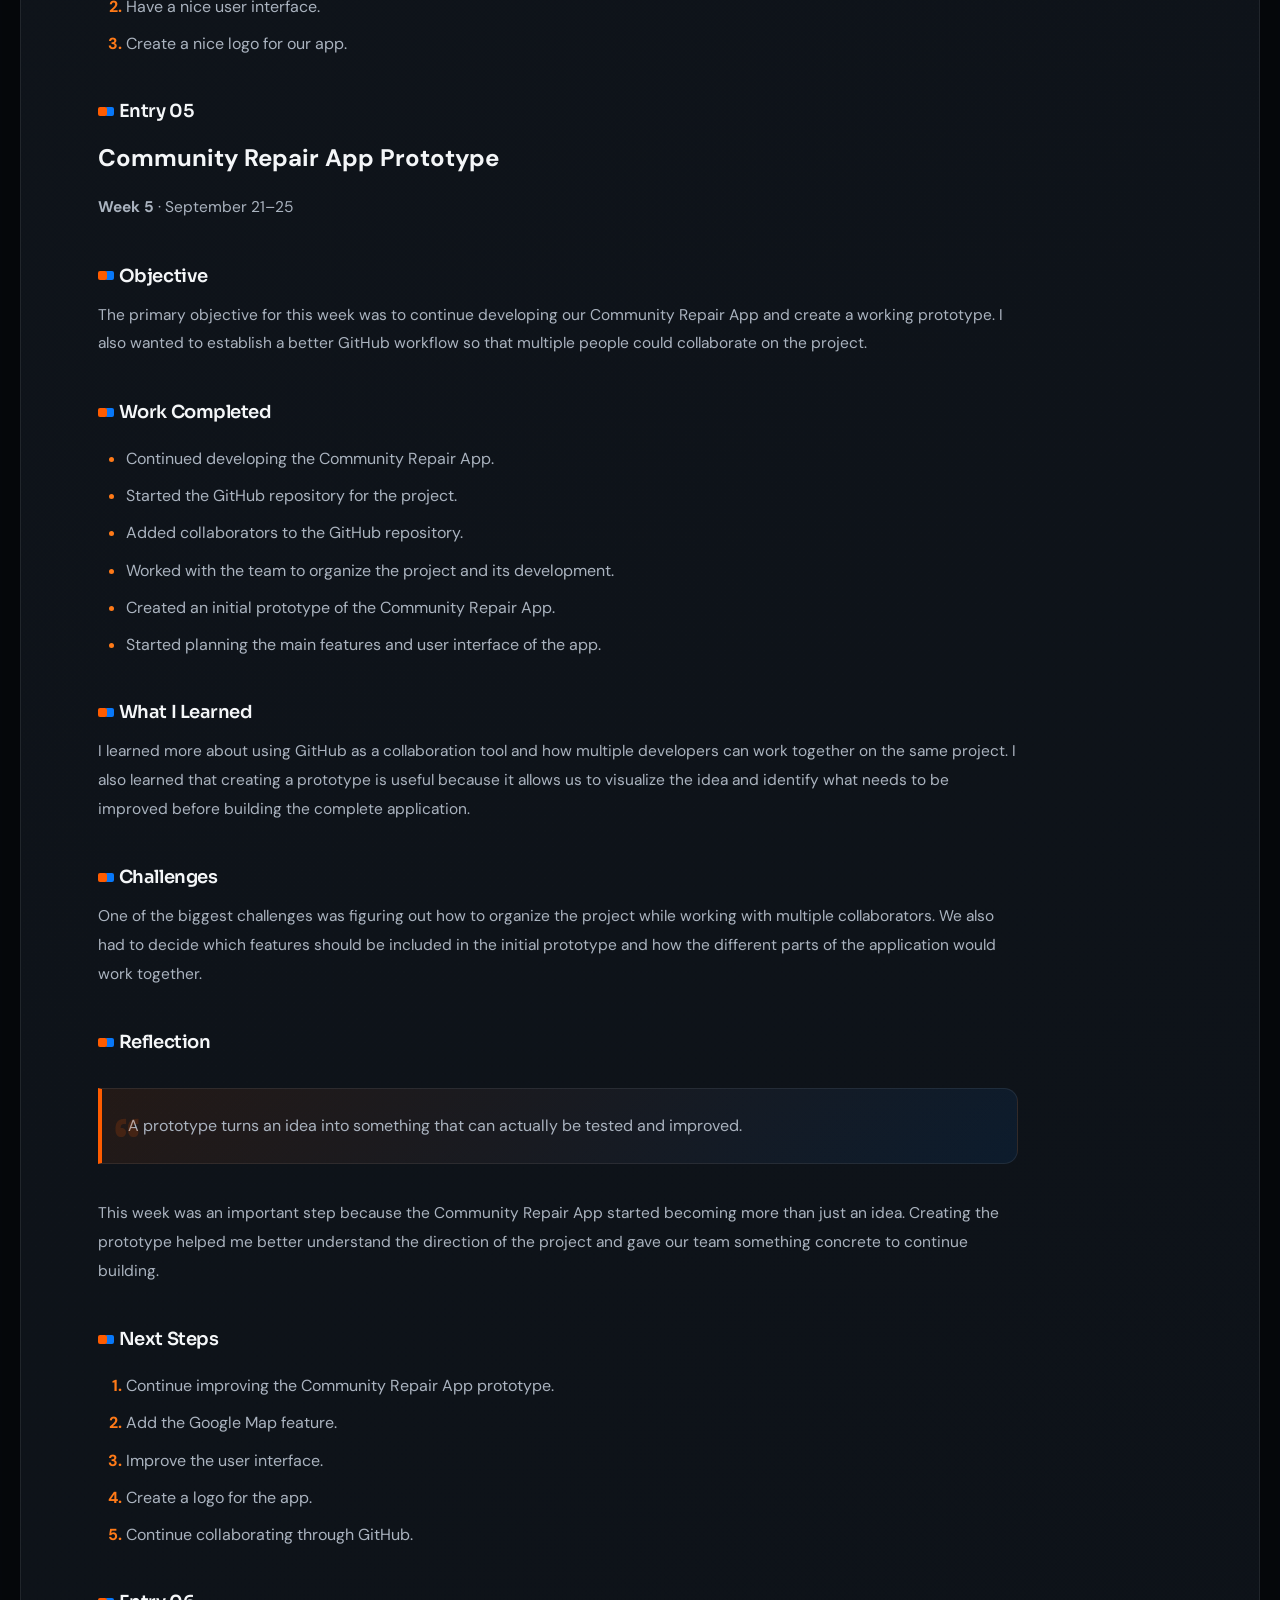
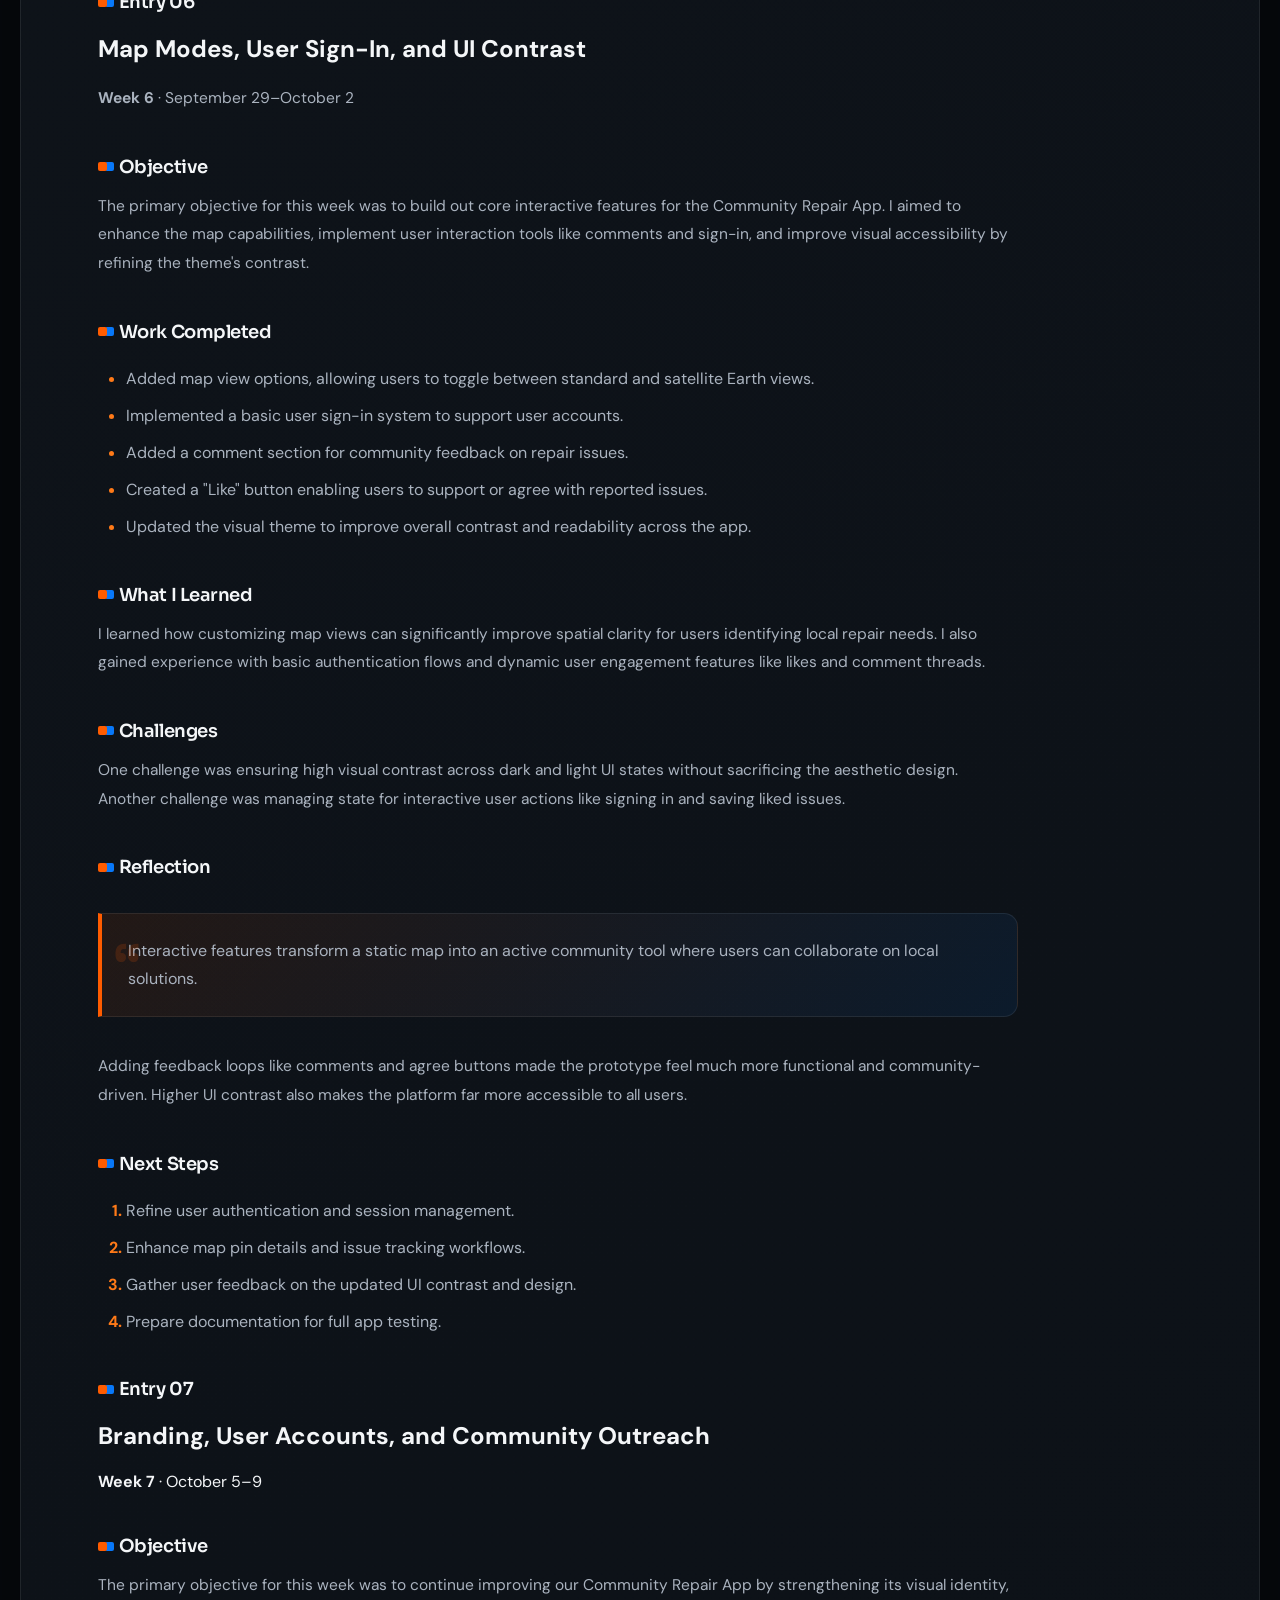
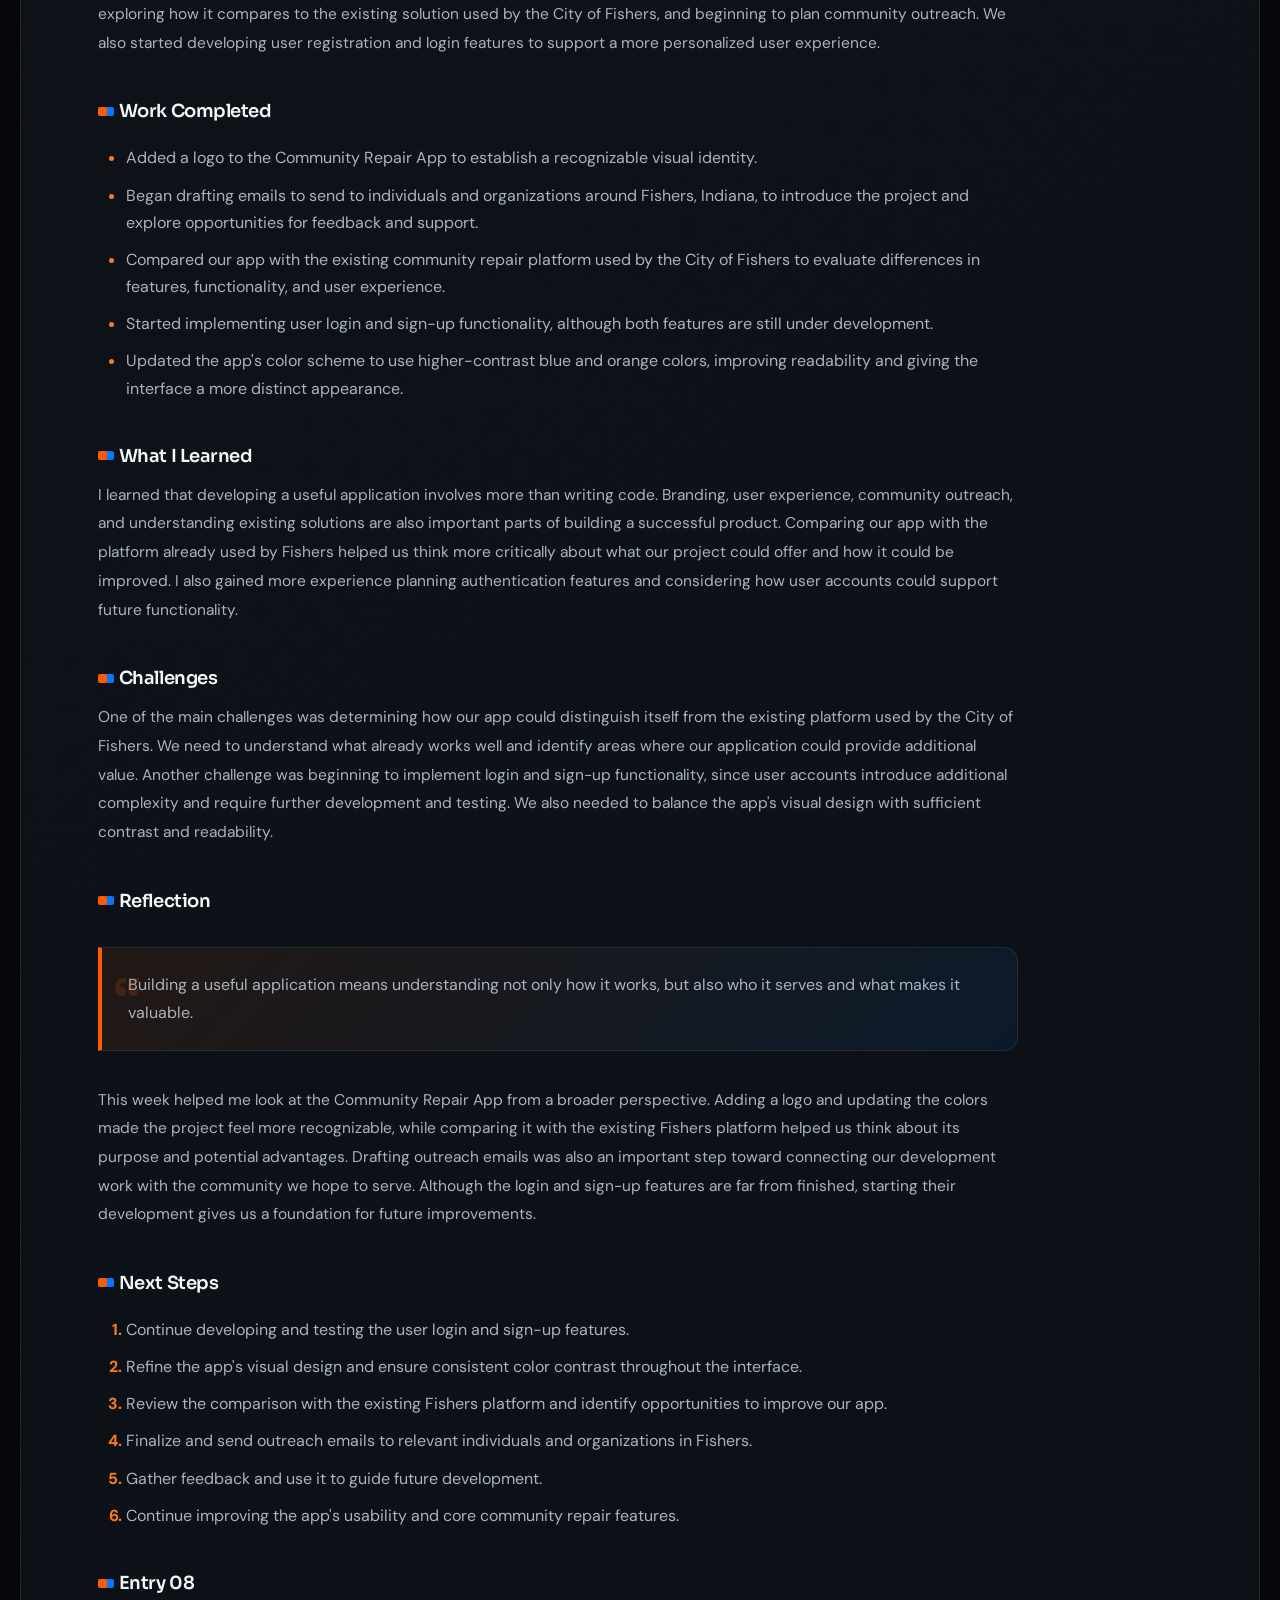
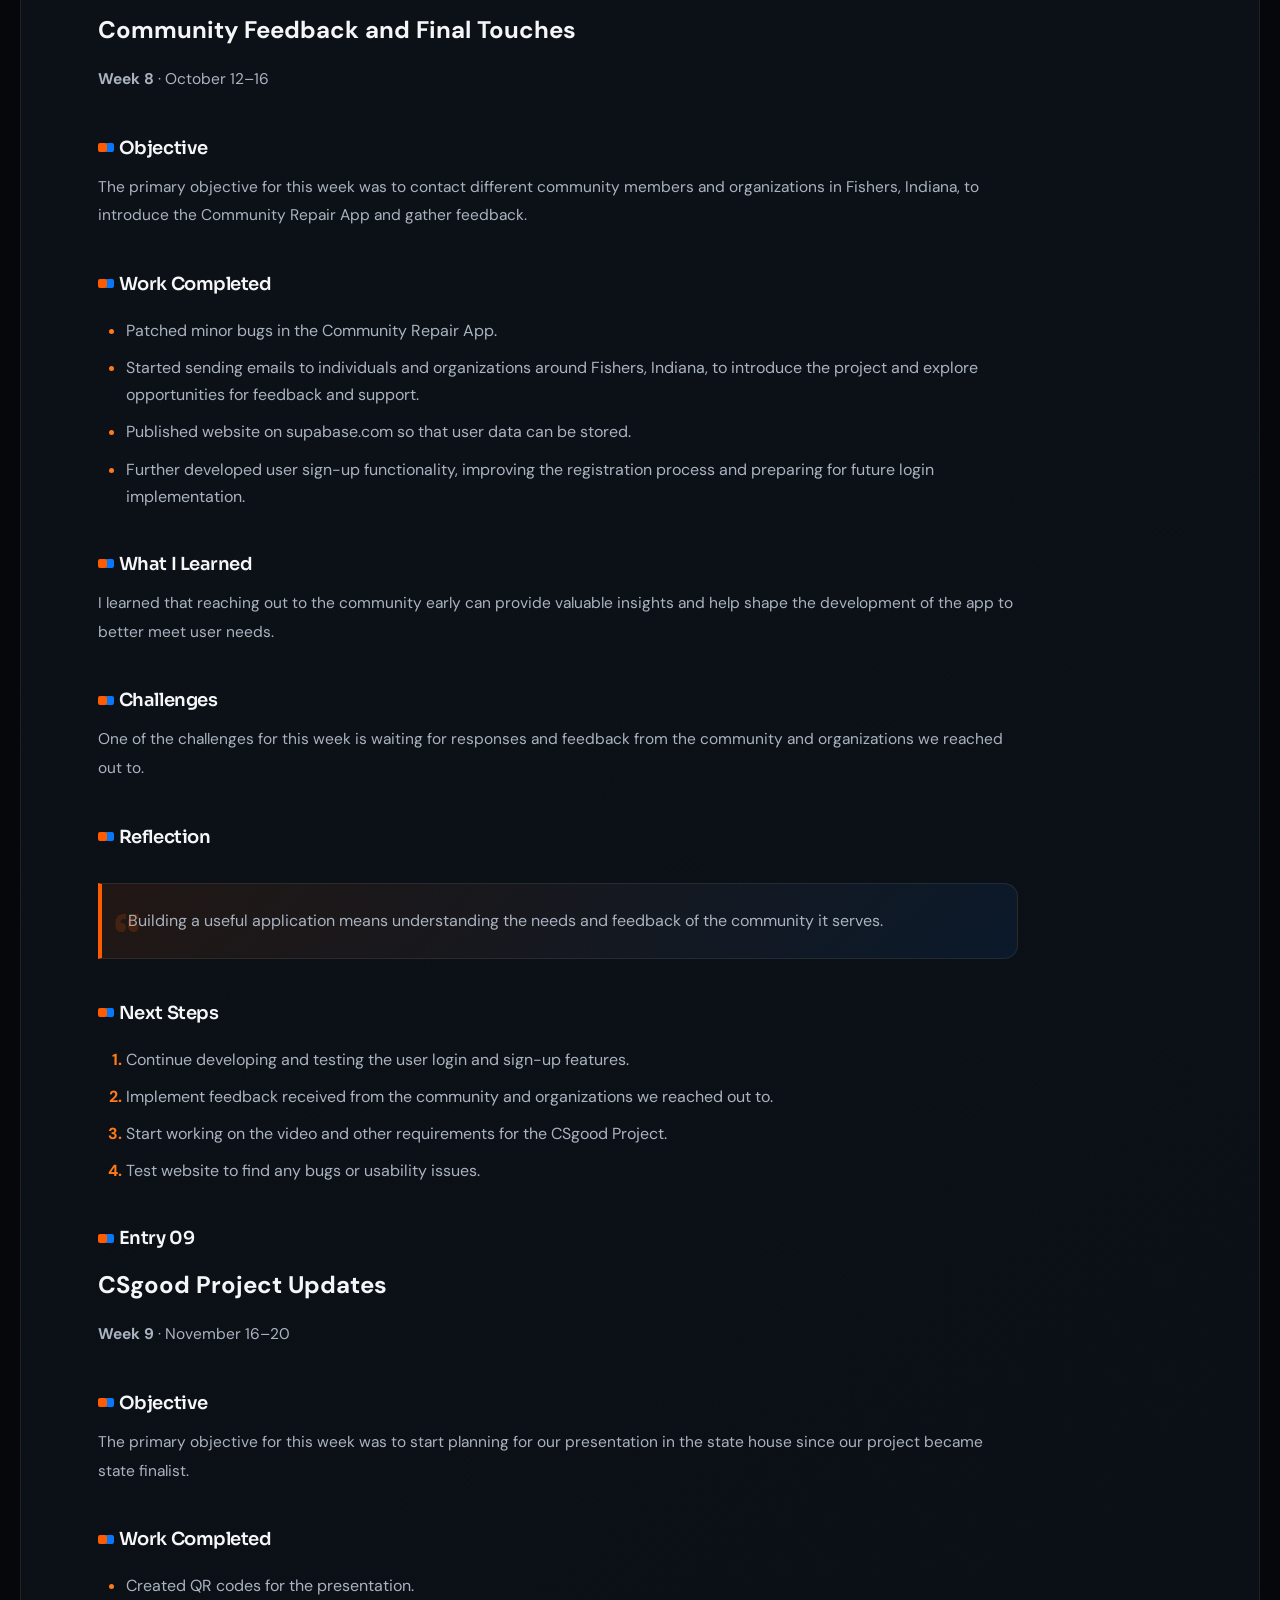
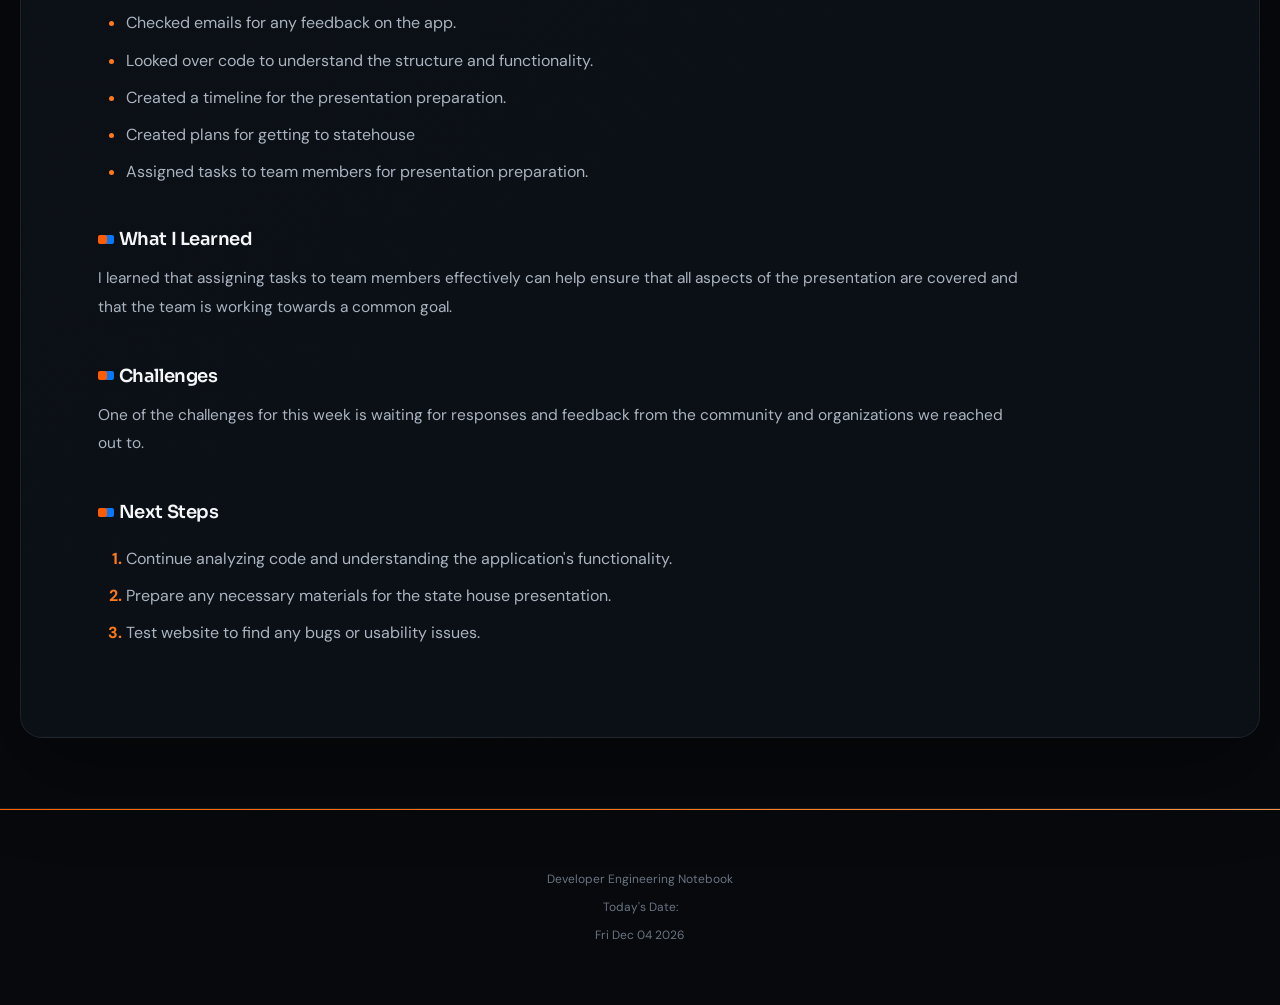
<file: journal.html>
<!DOCTYPE html>
<html lang="en">

<head>
    <meta charset="UTF-8">
    <meta name="viewport" content="width=device-width, initial-scale=1.0">

    <title>Journal | Developer Engineering Notebook</title>

    <link rel="stylesheet" href="css/styles.css">
</head>

<body>

<header>
    <h1>Developer Engineering Notebook</h1>
    <p>
        Development logs, experiments, progress, and lessons
        from my journey through software development.
    </p>
    <h2 id="greeting"></h2>
</header>


<nav>
    <ul>
        <li><a href="index.html">Home</a></li>
        <li><a href="about.html">About Me</a></li>
        <li><a href="projects.html">Projects</a></li>
        <li><a href="ai-log.html">AI Log</a></li>
        <li><a href="journal.html">Journal</a></li>
        <li><a href="skills.html">Skills</a></li>

        <li>
    <button id="theme-toggle" type="button">☀ Light</button>
</li>

    </ul>
</nav>


<main>

    <section>

        <article>

            <h1>Development Journal</h1>

            <p>
                A chronological record of what I build, what I learn,
                and how my development process changes throughout
                the semester.
            </p>


            <h3>Entry 01</h3>

            <h2>Project Setup</h2>

            <p>
                <strong>Week 1</strong> · August 10–14
            </p>


            <h3>Objective</h3>

            <p>
                The primary objective for the first week was to
                establish the foundation for my Developer Engineering
                Notebook. This included setting up GitHub and
                creating the file and folder structure for the site.
            </p>


            <h3>Work Completed</h3>

            <ul>
                <li>Created my GitHub account.</li>
                <li>Created the project repository.</li>
                <li>Set up the project folders.</li>
                <li>Created the initial HTML pages.</li>
                <li>Created the CSS and JavaScript files.</li>
                <li>Started building the website structure.</li>
            </ul>


            <h3>What I Learned</h3>

            <p>
                I learned how important it is to establish a clean
                project structure before beginning development.
                Organizing files correctly makes the project easier
                to navigate and gives me a better foundation for
                adding new features later.
            </p>


            <h3>Challenges</h3>

            <p>
                One of the first challenges was understanding how
                the different files connect to each other. HTML,
                CSS, JavaScript, and images all need to be referenced
                correctly for the website to work as intended.
            </p>


            <h3>Reflection</h3>

            <blockquote>
                Every large project starts with a small structure.
                Getting the foundation right makes everything that
                comes after it easier.
            </blockquote>

            <p>
                This first week was mainly about getting everything
                organized and creating a starting point. Going
                forward, I want to focus less on simply making the
                website work and more on making it well designed,
                organized, and useful.
            </p>


            <h3>Next Steps</h3>

            <ol>
                <li>Continue improving the website design.</li>
                <li>Add more detailed project documentation.</li>
                <li>Experiment with JavaScript features.</li>
                <li>Continue documenting my development process.</li>
            </ol>

            <h3>Entry 02</h3>

    <h2>Design and Layout</h2>

    <p>
        <strong>Week 2</strong> · August 15–21
    </p>
    <h3>Objective</h3>

            <p>
                The primary objective for the first week was to
                establish the foundation for my Developer Engineering
                Notebook. This included setting up GitHub and
                creating the file and folder structure for the site.
            </p>


            <h3>Work Completed</h3>

            <ul>
                <li>Created my GitHub account.</li>
                <li>Created the project repository.</li>
                <li>Set up the project folders.</li>
                <li>Created the initial HTML pages.</li>
                <li>Created the CSS and JavaScript files.</li>
                <li>Started building the website structure.</li>
            </ul>


            <h3>What I Learned</h3>

            <p>
                I learned how important it is to establish a clean
                project structure before beginning development.
                Organizing files correctly makes the project easier
                to navigate and gives me a better foundation for
                adding new features later.
            </p>


            <h3>Challenges</h3>

            <p>
                One of the first challenges was understanding how
                the different files connect to each other. HTML,
                CSS, JavaScript, and images all need to be referenced
                correctly for the website to work as intended.
            </p>


            <h3>Reflection</h3>

            <blockquote>
                Every large project starts with a small structure.
                Getting the foundation right makes everything that
                comes after it easier.
            </blockquote>

            <p>
                This first week was mainly about getting everything
                organized and creating a starting point. Going
                forward, I want to focus less on simply making the
                website work and more on making it well designed,
                organized, and useful.
            </p>


            <h3>Next Steps</h3>

            <ol>
                <li>Continue improving the website design.</li>
                <li>Add more detailed project documentation.</li>
                <li>Experiment with JavaScript features.</li>
                <li>Continue documenting my development process.</li>
            </ol>

            <h2>Light and Dark Mode</h2>
<h3>Entry 03</h3>

<h2>Light and Dark Mode</h2>

<p>
    <strong>Week 3</strong> · September 5–11
</p>

<h3>Objective</h3>

<p>
    The primary objective for this week was to improve the usability
    and appearance of my Developer Engineering Notebook by adding
    a light and dark mode feature. I wanted users to be able to
    switch between different visual themes while also making sure
    their selected theme remained active when navigating between
    pages.
</p>

<h3>Work Completed</h3>

<ul>
    <li>Added a light and dark mode toggle to the navigation.</li>
    <li>Used JavaScript to switch between the two themes.</li>
    <li>Used localStorage to save the user's selected theme.</li>
    <li>Updated the CSS to create a separate light-mode design.</li>
    <li>Tested the theme across multiple pages.</li>
    <li>Fixed issues where the theme would reset when changing pages.</li>
    <li>Adjusted the header, navigation, sections, and other elements to work with light mode.</li>
</ul>

<h3>What I Learned</h3>

<p>
    I learned how JavaScript can be used to change the appearance
    of a website dynamically. I also learned how localStorage can
    save information in the browser so that a user's preferences
    can remain active when they move between different pages.
    This helped me understand how HTML, CSS, and JavaScript can
    work together to create a more interactive website.
</p>

<h3>Challenges</h3>

<p>
    One of the biggest challenges was making the selected theme
    remain active after navigating to another page. The theme
    initially worked on one page but would reset when another page
    loaded. I had to use localStorage and make sure that every page
    loaded the same JavaScript file so the saved theme could be
    applied consistently.
</p>

<h3>Reflection</h3>

<blockquote>
    A feature is not finished just because it works once. It needs
    to work consistently throughout the entire application.
</blockquote>

<p>
    Adding light and dark mode showed me that developing a website
    involves more than just making individual features work. I also
    need to think about how different parts of the website interact
    with each other. Testing the feature across multiple pages helped
    me identify problems that I would not have noticed by only testing
    the home page.
</p>

<h3>Next Steps</h3>

<ol>
    <li>Improve the Projects page with project cards.</li>
    <li>Add JavaScript project filtering.</li>
    <li>Add another interactive feature to the Projects page.</li>
    <li>Continue improving the website's overall usability.</li>
</ol>

<h3>Entry 04</h3>

<h2>Setting up GitHub</h2>

<p>
    <strong>Week 4</strong> · September 13–19
</p>

<h3>Objective</h3>

<p>
    The primary objective for this week was to set up GitHub for our Community Repair App. 
    I wanted to create a repository where I could collaborate with others and track changes to our project.
</p>

</p>

<h3>Work Completed</h3>

<ul>
    <li>Created a new GitHub repository for the Community Repair App.</li>
    <li>Initialized the repository with a README file and a .gitignore file.</li>
    <li>Connected the local development environment to the GitHub repository.</li>
    <li>Pushed the initial codebase to the remote repository.</li>
    <li>Set up branch protection rules to ensure code quality.</li>
    <li>Configured continuous integration and deployment pipelines.</li>
</ul>

<h3>What I Learned</h3>

<p>
    I learned how to use GitHub for version control and collaboration. 
    I also learned how to initialize a repository, connect it to a local development environment, and push code to a remote repository.
    This helped me understand how to manage and track changes to a project over time.
</p>
</p>

<h3>Challenges</h3>

<p>
    One of the biggest challenges was making the GitHub repository work consistently across all pages with all users.
    I had to ensure that everyone was using the same branch and that changes were being merged correctly.
</p>

<h3>Reflection</h3>

<blockquote>
    Build the basics first, then add features. A strong foundation is essential for a successful project.
</blockquote>

<p>
    Learning how to set up GitHub was a valuable experience that will help me in future group projects.
</p>

<h3>Next Steps</h3>

<ol>
    <li>Add Google Map to our app.</li>
    <li>Have a nice user interface.</li>
    <li>Create a nice logo for our app.</li>
</ol>

    
<h3>Entry 05</h3>

<h2>Community Repair App Prototype</h2>

<p>
    <strong>Week 5</strong> · September 21–25
</p>

<h3>Objective</h3>

<p>
    The primary objective for this week was to continue developing our
    Community Repair App and create a working prototype. I also wanted
    to establish a better GitHub workflow so that multiple people could
    collaborate on the project.
</p>

<h3>Work Completed</h3>

<ul>
    <li>Continued developing the Community Repair App.</li>
    <li>Started the GitHub repository for the project.</li>
    <li>Added collaborators to the GitHub repository.</li>
    <li>Worked with the team to organize the project and its development.</li>
    <li>Created an initial prototype of the Community Repair App.</li>
    <li>Started planning the main features and user interface of the app.</li>
</ul>

<h3>What I Learned</h3>

<p>
    I learned more about using GitHub as a collaboration tool and how
    multiple developers can work together on the same project. I also
    learned that creating a prototype is useful because it allows us to
    visualize the idea and identify what needs to be improved before
    building the complete application.
</p>

<h3>Challenges</h3>

<p>
    One of the biggest challenges was figuring out how to organize the
    project while working with multiple collaborators. We also had to
    decide which features should be included in the initial prototype
    and how the different parts of the application would work together.
</p>

<h3>Reflection</h3>

<blockquote>
    A prototype turns an idea into something that can actually be tested
    and improved.
</blockquote>

<p>
    This week was an important step because the Community Repair App
    started becoming more than just an idea. Creating the prototype
    helped me better understand the direction of the project and gave
    our team something concrete to continue building.
</p>

<h3>Next Steps</h3>

<ol>
    <li>Continue improving the Community Repair App prototype.</li>
    <li>Add the Google Map feature.</li>
    <li>Improve the user interface.</li>
    <li>Create a logo for the app.</li>
    <li>Continue collaborating through GitHub.</li>
</ol>

<h3>Entry 06</h3>

            <h2>Map Modes, User Sign-In, and UI Contrast</h2>

            <p>
                <strong>Week 6</strong> · September 29–October 2
            </p>

            <h3>Objective</h3>

            <p>
                The primary objective for this week was to build out core interactive features for the Community Repair App. I aimed to enhance the map capabilities, implement user interaction tools like comments and sign-in, and improve visual accessibility by refining the theme's contrast.
            </p>

            <h3>Work Completed</h3>

            <ul>
                <li>Added map view options, allowing users to toggle between standard and satellite Earth views.</li>
                <li>Implemented a basic user sign-in system to support user accounts.</li>
                <li>Added a comment section for community feedback on repair issues.</li>
                <li>Created a "Like" button enabling users to support or agree with reported issues.</li>
                <li>Updated the visual theme to improve overall contrast and readability across the app.</li>
            </ul>

            <h3>What I Learned</h3>

            <p>
                I learned how customizing map views can significantly improve spatial clarity for users identifying local repair needs. I also gained experience with basic authentication flows and dynamic user engagement features like likes and comment threads.
            </p>

            <h3>Challenges</h3>

            <p>
                One challenge was ensuring high visual contrast across dark and light UI states without sacrificing the aesthetic design. Another challenge was managing state for interactive user actions like signing in and saving liked issues.
            </p>

            <h3>Reflection</h3>

            <blockquote>
                Interactive features transform a static map into an active community tool where users can collaborate on local solutions.
            </blockquote>

            <p>
                Adding feedback loops like comments and agree buttons made the prototype feel much more functional and community-driven. Higher UI contrast also makes the platform far more accessible to all users.
            </p>

            <h3>Next Steps</h3>

            <ol>
                <li>Refine user authentication and session management.</li>
                <li>Enhance map pin details and issue tracking workflows.</li>
                <li>Gather user feedback on the updated UI contrast and design.</li>
                <li>Prepare documentation for full app testing.</li>
            </ol>
            <h3>Entry 07</h3>

            <h2>Branding, User Accounts, and Community Outreach</h2>


        </p>
            <strong>Week 7</strong> · October 5–9
            </p>

            <h3>Objective</h3>

            <p>
                The primary objective for this week was to continue improving our Community Repair App by strengthening its visual identity, exploring how it compares to the existing solution used by the City of Fishers, and beginning to plan community outreach. We also started developing user registration and login features to support a more personalized user experience.
            </p>

            <h3>Work Completed</h3>

            <ul>
                <li>Added a logo to the Community Repair App to establish a recognizable visual identity.</li>
                <li>Began drafting emails to send to individuals and organizations around Fishers, Indiana, to introduce the project and explore opportunities for feedback and support.</li>
                <li>Compared our app with the existing community repair platform used by the City of Fishers to evaluate differences in features, functionality, and user experience.</li>
                <li>Started implementing user login and sign-up functionality, although both features are still under development.</li>
                <li>Updated the app's color scheme to use higher-contrast blue and orange colors, improving readability and giving the interface a more distinct appearance.</li>
            </ul>

            <h3>What I Learned</h3>

            <p>
                I learned that developing a useful application involves more than writing code. Branding, user experience, community outreach, and understanding existing solutions are also important parts of building a successful product. Comparing our app with the platform already used by Fishers helped us think more critically about what our project could offer and how it could be improved. I also gained more experience planning authentication features and considering how user accounts could support future functionality.
            </p>

            <h3>Challenges</h3>

            <p>
                One of the main challenges was determining how our app could distinguish itself from the existing platform used by the City of Fishers. We need to understand what already works well and identify areas where our application could provide additional value. Another challenge was beginning to implement login and sign-up functionality, since user accounts introduce additional complexity and require further development and testing. We also needed to balance the app's visual design with sufficient contrast and readability.
            </p>

            <h3>Reflection</h3>

            <blockquote>
                Building a useful application means understanding not only how it works, but also who it serves and what makes it valuable.
            </blockquote>

            <p>
                This week helped me look at the Community Repair App from a broader perspective. Adding a logo and updating the colors made the project feel more recognizable, while comparing it with the existing Fishers platform helped us think about its purpose and potential advantages. Drafting outreach emails was also an important step toward connecting our development work with the community we hope to serve. Although the login and sign-up features are far from finished, starting their development gives us a foundation for future improvements.
            </p>

            <h3>Next Steps</h3>

            <ol>
                <li>Continue developing and testing the user login and sign-up features.</li>
                <li>Refine the app's visual design and ensure consistent color contrast throughout the interface.</li>
                <li>Review the comparison with the existing Fishers platform and identify opportunities to improve our app.</li>
                <li>Finalize and send outreach emails to relevant individuals and organizations in Fishers.</li>
                <li>Gather feedback and use it to guide future development.</li>
                <li>Continue improving the app's usability and core community repair features.</li>
            </ol>

            <h3>Entry 08</h3>

            <h2>Community Feedback and Final Touches</h2>

            <p>
                <strong>Week 8</strong> · October 12–16
            </p>

            <h3>Objective</h3>

            <p>
                The primary objective for this week was to contact different community members and organizations in Fishers, Indiana, to introduce the Community Repair App and gather feedback.
            </p>

            <h3>Work Completed</h3>

            <ul>
                <li>Patched minor bugs in the Community Repair App.</li>
                <li>Started sending emails to individuals and organizations around Fishers, Indiana, to introduce the project and explore opportunities for feedback and support.</li>
                <li>Published website on supabase.com so that user data can be stored.</li>
                <li>Further developed user sign-up functionality, improving the registration process and preparing for future login implementation.</li>
            </ul>

            <h3>What I Learned</h3>

            <p>
                I learned that reaching out to the community early can provide valuable insights and help shape the development of the app to better meet user needs.
            </p>

            <h3>Challenges</h3>

            <p>
                One of the challenges for this week is waiting for responses and feedback from the community and organizations we reached out to.
            </p>

            <h3>Reflection</h3>

            <blockquote>
                Building a useful application means understanding the needs and feedback of the community it serves.
            </blockquote>

            <h3>Next Steps</h3>

            <ol>
                <li>Continue developing and testing the user login and sign-up features.</li>
                <li>Implement feedback received from the community and organizations we reached out to.</li>
                <li>Start working on the video and other requirements for the CSgood Project.</li>
                <li>Test website to find any bugs or usability issues.</li>
            </ol>

            <h3>Entry 09</h3>

            <h2>CSgood Project Updates</h2>

            <p>
                <strong>Week 9</strong> · November 16–20
            </p>

            <h3>Objective</h3>

            <p>
                The primary objective for this week was to start planning for our presentation in the state house since our project became state finalist.
            </p>

            <h3>Work Completed</h3>

            <ul>
                <li>Created QR codes for the presentation.</li>
                <li>Checked emails for any feedback on the app.</li>
                <li>Looked over code to understand the structure and functionality.</li>
                <li>Created a timeline for the presentation preparation.</li>
                <li>Created plans for getting to statehouse</li>
                <li>Assigned tasks to team members for presentation preparation.</li>
            </ul>

            <h3>What I Learned</h3>

            <p>
                I learned that assigning tasks to team members effectively can help ensure that all aspects of the presentation are covered and that the team is working towards a common goal.
            </p>

            <h3>Challenges</h3>

            <p>
                One of the challenges for this week is waiting for responses and feedback from the community and organizations we reached out to.
            </p>



            <h3>Next Steps</h3>

            <ol>
                <li>Continue analyzing code and understanding the application's functionality.</li>
                <li>Prepare any necessary materials for the state house presentation.</li>
                <li>Test website to find any bugs or usability issues.</li>
            </ol>

        </article>

    </section>

    

    

</main>

<footer>

    <p>Developer Engineering Notebook</p>

    <p>Today's Date:</p>

    <p id="date"></p>

</footer>


<script src="javascript/script.js"></script>
</body>

</html>
</file>
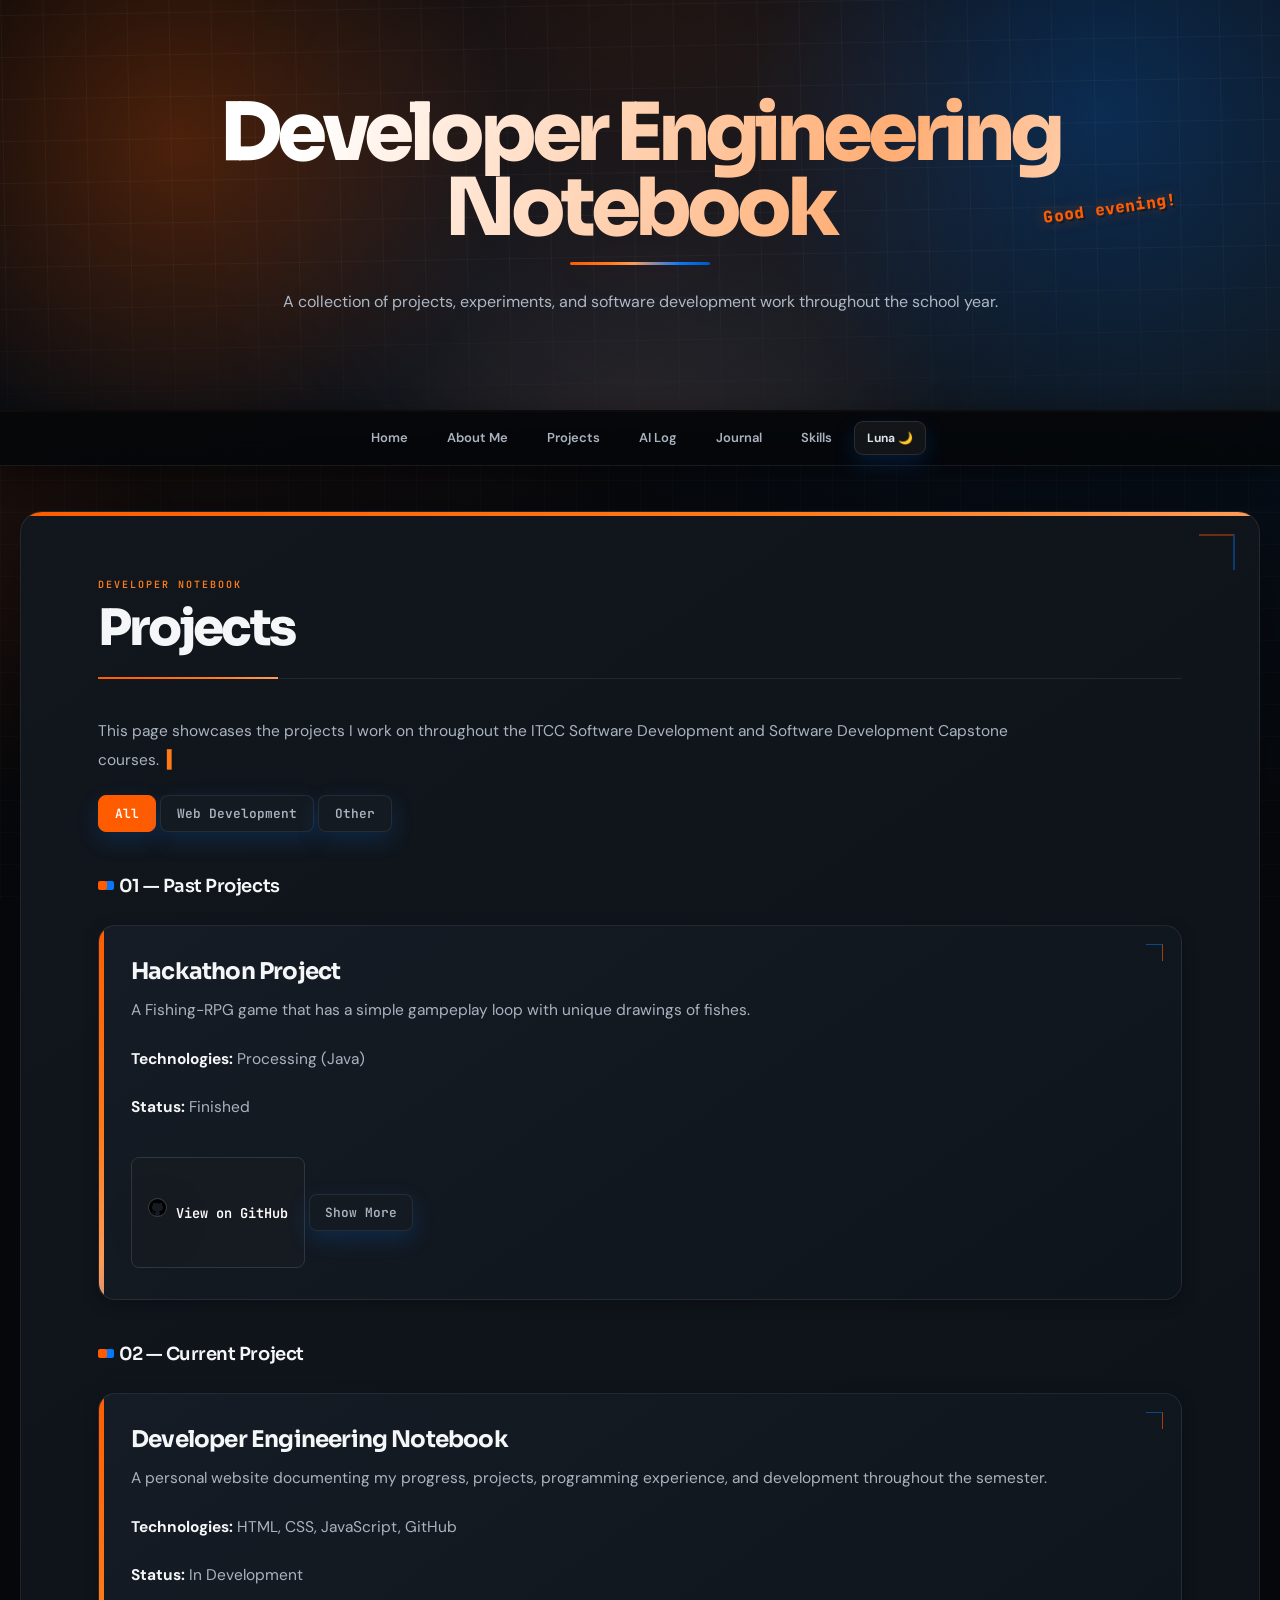
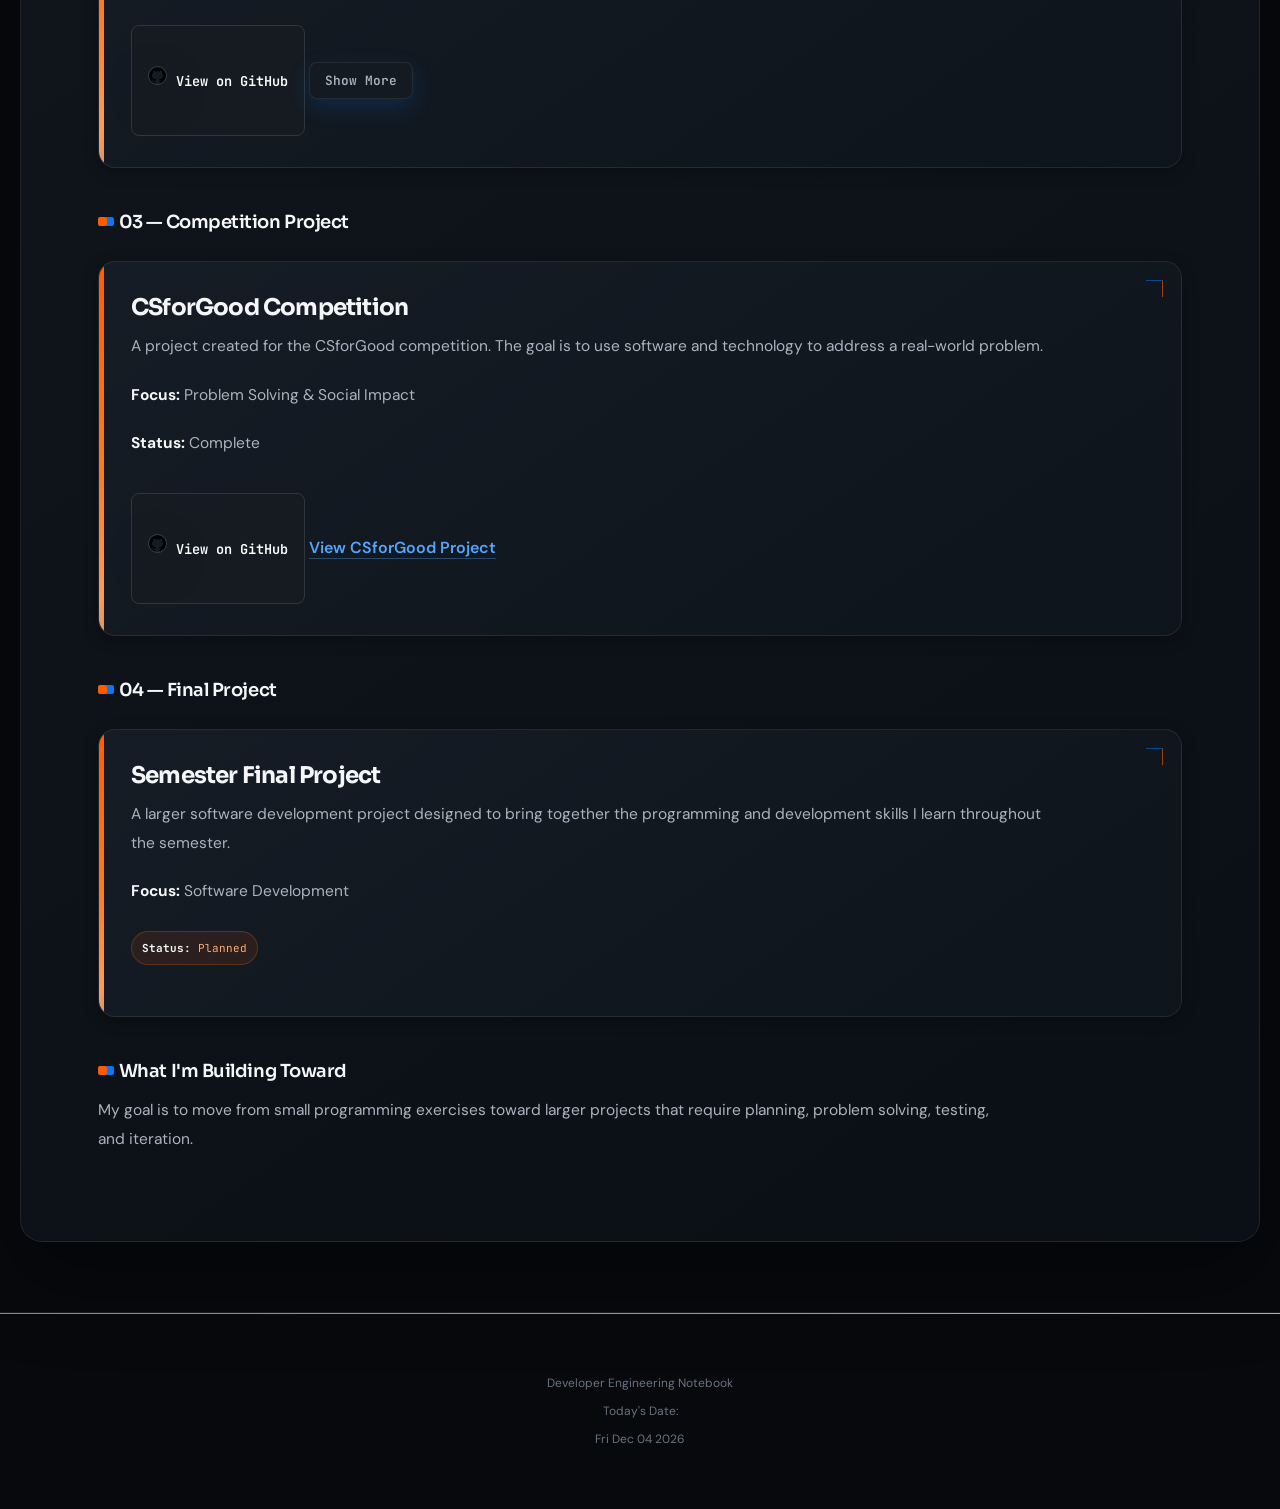
<file: projects.html>
<!DOCTYPE html>
<html lang="en">

<head>

    <meta charset="UTF-8">

    <meta name="viewport" content="width=device-width, initial-scale=1.0">

    <title>Projects | Developer Engineering Notebook</title>

    <link rel="stylesheet" href="css/styles.css">

</head>

<body>

<header>

    <h1>Developer Engineering Notebook</h1>

    <p>
        A collection of projects, experiments, and software development work throughout the school year.
    </p>

    <h2 id="greeting"></h2>

</header>


<nav>

    <ul>

        <li>
            <a href="index.html">Home</a>
        </li>

        <li>
            <a href="about.html">About Me</a>
        </li>

        <li>
            <a href="projects.html">Projects</a>
        </li>

        <li>
            <a href="ai-log.html">AI Log</a>
        </li>

        <li>
            <a href="journal.html">Journal</a>
        </li>

        <li>
            <a href="skills.html">Skills</a>
        </li>

        <li>
            <button id="theme-toggle" type="button">☀ Light</button>
        </li>

    </ul>

</nav>


<main>

    <section>

        <article>

            <h1>Projects</h1>

            <p>
                This page showcases the projects I work on throughout the ITCC Software Development and Software Development Capstone courses.
            </p>
            <div class="project-filters">

    <button class="filter-button active" data-filter="all">
        All
    </button>

    <button class="filter-button" data-filter="web">
        Web Development
    </button>

    <button class="filter-button" data-filter="other">
        Other
    </button>

</div>

<h3>01 — Past Projects</h3>

            <div class="projects" data-category="other">

                <h2>Hackathon Project</h2>

                <p>
                    A Fishing-RPG game that has a simple gampeplay loop with unique drawings of fishes.
                </p>

                <p>
                    <strong>Technologies:</strong> Processing (Java)
                </p>

                <p>
                    <strong>Status:</strong> Finished
                </p>

                <a class="github-button"
                   href="https://github.com/jamesevanohara-eng/Hackathon"
                   target="_blank"
                   rel="noopener noreferrer">

                    <img src="images/github.png"
                         alt="GitHub"
                         class="github-icon">

                    View on GitHub

                </a>
                <div class="project-more">

    <h3>What I Learned</h3>

    <ul>
        <li>Java game development with Processing</li>
        <li>Designing a simple gameplay loop</li>
        <li>Creating original visual assets</li>
        <li>Working under a hackathon deadline</li>
    </ul>

</div>

<button class="expand-button" type="button">
    Show More
</button>
            

            </div>
            <h3>02 — Current Project</h3>

            <div class="projects" data-category="web">

                <h2>Developer Engineering Notebook</h2>

                <p>
                    A personal website documenting my progress, projects, programming experience, and development throughout the semester.
                </p>

                <p>
                    <strong>Technologies:</strong> HTML, CSS, JavaScript, GitHub
                </p>

                <p>
                    <strong>Status:</strong> In Development
                </p>

                <a class="github-button"
                   href="https://github.com/jamesevanohara-eng/Developer-Engineering-Notebook"
                   target="_blank"
                   rel="noopener noreferrer">

                    <img src="images/github.png"
                         alt="GitHub"
                         class="github-icon">

                    View on GitHub

                </a>
                <div class="project-more">

    <h3>What I'm Learning</h3>

    <ul>
        <li>Building responsive websites</li>
        <li>Using JavaScript for interactivity</li>
        <li>Managing projects with GitHub</li>
        <li>Testing and improving user experience</li>
    </ul>

</div>

<button class="expand-button" type="button">
    Show More
</button>
            

            </div>


            <h3>03 — Competition Project</h3>

            <div class="projects" data-category="web">

                <h2>CSforGood Competition</h2>

                <p>
                    A project created for the CSforGood competition. The goal is to use software and technology to address a real-world problem.
                </p>

                <p>
                    <strong>Focus:</strong> Problem Solving & Social Impact
                </p>

                <p>
                    <strong>Status:</strong> Complete
                </p>
                <a class="github-button"
                   href="https://github.com/AkhilPalukuru/fixfishers-final"
                   target="_blank"
                   rel="noopener noreferrer">

                    <img src="images/github.png"
                         alt="GitHub"
                         class="github-icon">

                    View on GitHub

                </a>
                <a class="project-button" href="csforgood.html">
    View CSforGood Project
</a>

            </div>


            <h3>04 — Final Project</h3>

            <div class="projects" data-category="other">

                <h2>Semester Final Project</h2>

                <p>
                    A larger software development project designed to bring together the programming and development skills I learn throughout the semester.
                </p>

                <p>
                    <strong>Focus:</strong> Software Development
                </p>

                <p>
                    <strong>Status:</strong> Planned
                </p>

            </div>


            <h3>What I'm Building Toward</h3>

            <p>
                My goal is to move from small programming exercises toward larger projects that require planning, problem solving, testing, and iteration.
            </p>

        </article>

    </section>

</main>


<footer>

    <p>Developer Engineering Notebook</p>

    <p>Today's Date:</p>

    <p id="date"></p>

</footer>


<script src="javascript/script.js"></script>

</body>

</html>
</file>
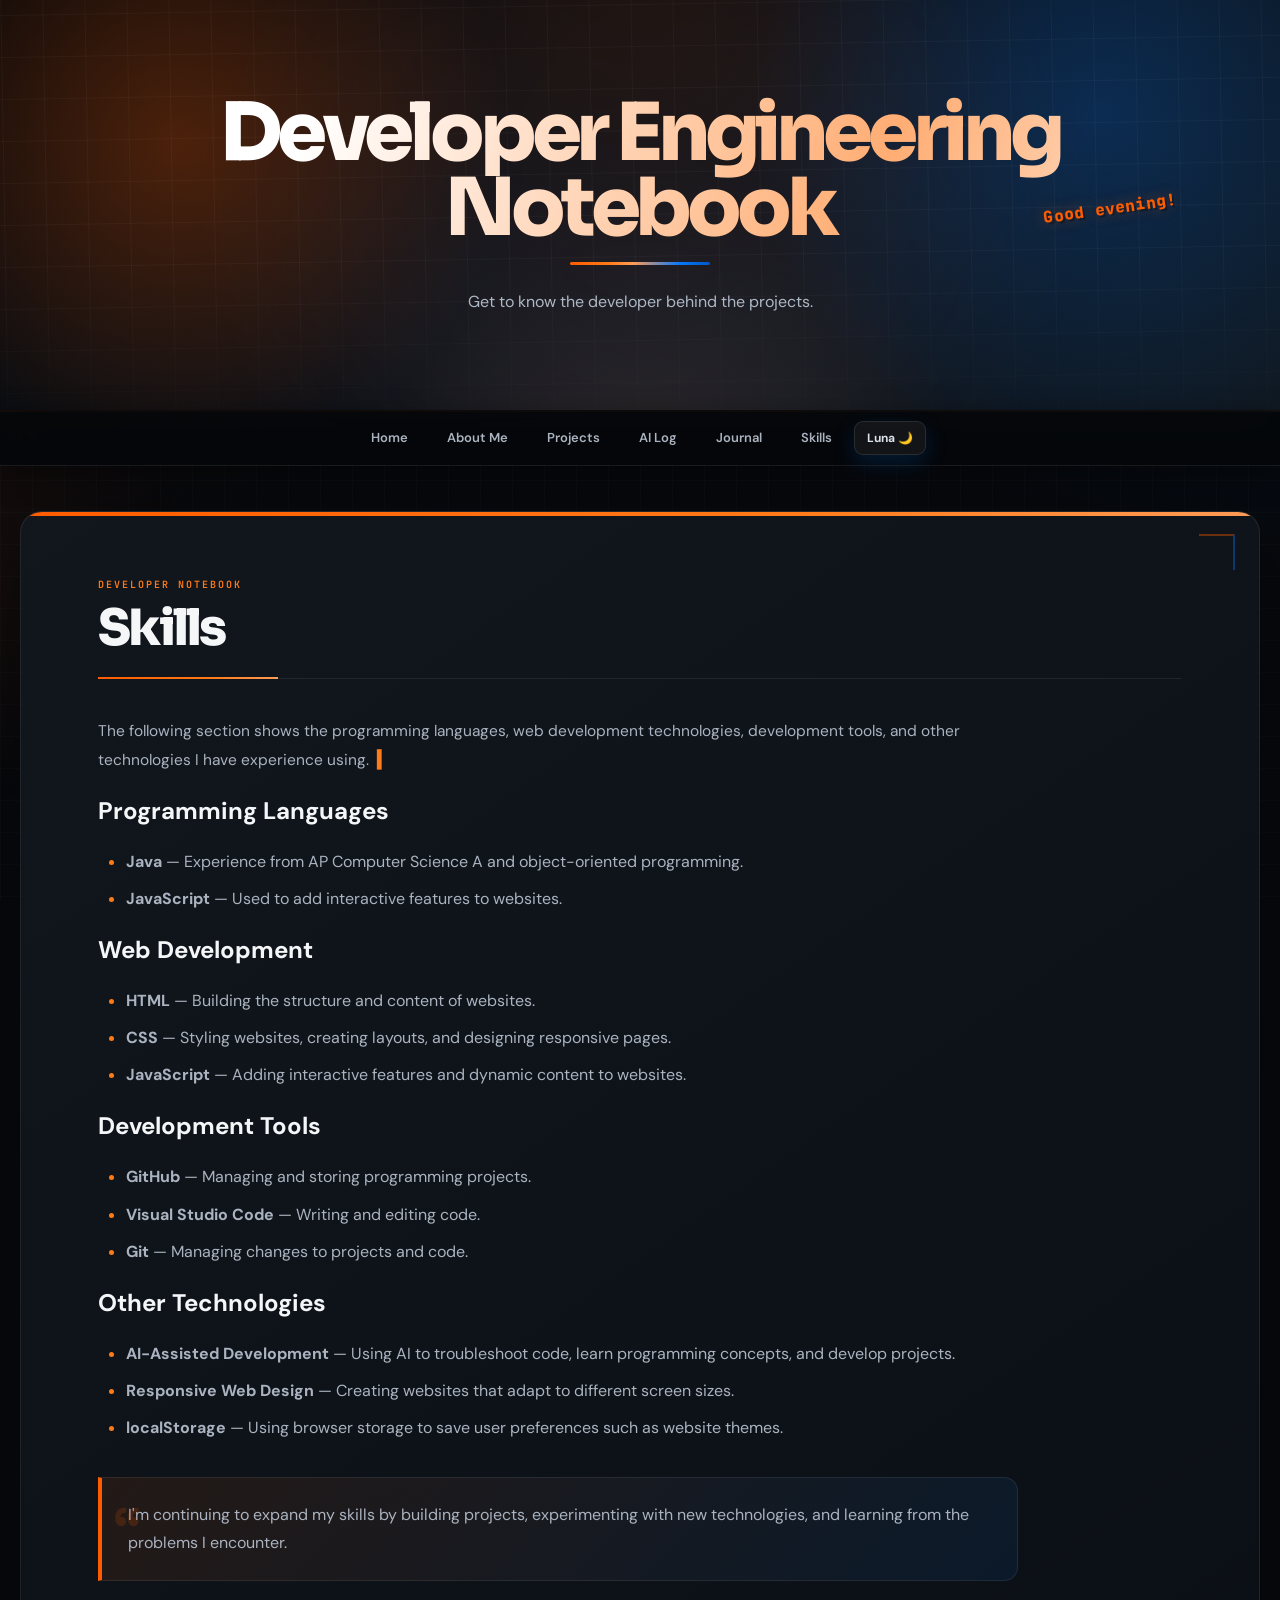
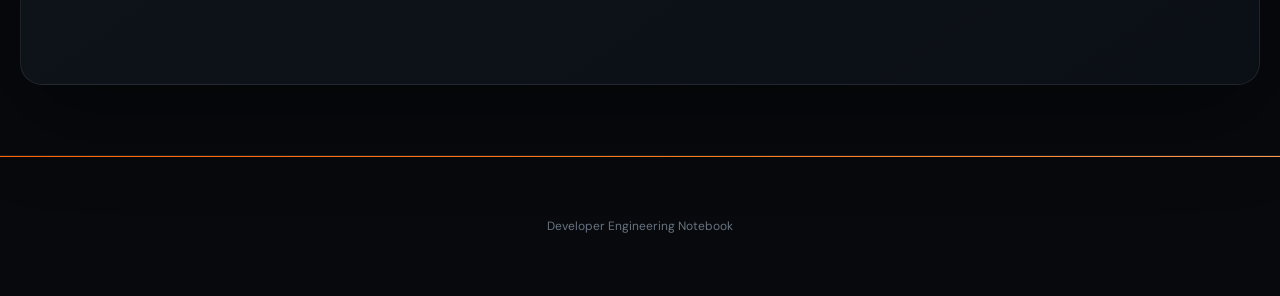
<file: skills.html>
<!DOCTYPE html>
<html lang="en">

<head>
    <meta charset="UTF-8">
    <meta name="viewport" content="width=device-width, initial-scale=1.0">

    <title>Skills | Developer Engineering Notebook</title>

    <link rel="stylesheet" href="css/styles.css">
</head>

<body>

<header>

    <h1>Developer Engineering Notebook</h1>

    <p>Get to know the developer behind the projects.</p>
    <h2 id="greeting"></h2>

</header>


<nav>

    <ul>
        <li><a href="index.html">Home</a></li>
        <li><a href="about.html">About Me</a></li>
        <li><a href="projects.html">Projects</a></li>
        <li><a href="ai-log.html">AI Log</a></li>
        <li><a href="journal.html">Journal</a></li>
        <li><a href="skills.html">Skills</a></li>

        <li>
    <button id="theme-toggle" type="button">☀ Light</button>
</li>

    </ul>

</nav>


<main>

    <section>

        <article>

            <h1>Skills</h1>

        <p>
            The following section shows the programming languages,
            web development technologies, development tools, and
            other technologies I have experience using.
        </p>


        <!-- PROGRAMMING LANGUAGES -->

        <h2>Programming Languages</h2>

        <ul>
            <li>
                <strong>Java</strong> — Experience from AP Computer
                Science A and object-oriented programming.
            </li>

            <li>
                <strong>JavaScript</strong> — Used to add interactive
                features to websites.
            </li>
        </ul>


        <!-- WEB DEVELOPMENT -->

        <h2>Web Development</h2>

        <ul>
            <li>
                <strong>HTML</strong> — Building the structure and
                content of websites.
            </li>

            <li>
                <strong>CSS</strong> — Styling websites, creating
                layouts, and designing responsive pages.
            </li>

            <li>
                <strong>JavaScript</strong> — Adding interactive
                features and dynamic content to websites.
            </li>
        </ul>


        <!-- DEVELOPMENT TOOLS -->

        <h2>Development Tools</h2>

        <ul>
            <li>
                <strong>GitHub</strong> — Managing and storing
                programming projects.
            </li>

            <li>
                <strong>Visual Studio Code</strong> — Writing and
                editing code.
            </li>

            <li>
                <strong>Git</strong> — Managing changes to projects
                and code.
            </li>
        </ul>


        <!-- OTHER TECHNOLOGIES -->

        <h2>Other Technologies</h2>

        <ul>
            <li>
                <strong>AI-Assisted Development</strong> — Using AI
                to troubleshoot code, learn programming concepts,
                and develop projects.
            </li>

            <li>
                <strong>Responsive Web Design</strong> — Creating
                websites that adapt to different screen sizes.
            </li>

            <li>
                <strong>localStorage</strong> — Using browser storage
                to save user preferences such as website themes.
            </li>
        </ul>


        <blockquote>
            I'm continuing to expand my skills by building projects,
            experimenting with new technologies, and learning from
            the problems I encounter.
        </blockquote>


        </article>

    </section>

</main>


<footer>

    <p>Developer Engineering Notebook</p>

    <p id="date-time"></p>

</footer>


<script src="javascript/script.js"></script>
</body>

</html>
</file>
<file: css/styles.css>
@import url('https://fonts.googleapis.com/css2?family=DM+Sans:wght@400;500;600;700&family=JetBrains+Mono:wght@400;500;600&family=Sora:wght@400;500;600;700;800&display=swap');


/* =========================================================
   DESIGN SYSTEM
========================================================= */

:root {

    --bg: #07090d;
    --bg-light: #0b0f14;

    --surface: #10151c;
    --surface-2: #141a22;
    --surface-3: #1a222d;

    --text: #f4f6f8;
    --text-soft: #aab3bf;
    --text-faint: #697481;

    --border: rgba(255, 255, 255, 0.08);
    --border-strong: rgba(255, 255, 255, 0.15);

    --orange: #ff5c00;
    --orange-2: #ff7a18;
    --orange-3: #ffad73;

    --blue: #0878f9;
    --blue-2: #0062cc;
    --blue-3: #55a5ff;

    --orange-soft: rgba(255, 92, 0, 0.10);
    --blue-soft: rgba(8, 120, 249, 0.10);

    --green: #22c55e;
    --green-soft: rgba(34, 197, 94, 0.10);

    --gradient:
        linear-gradient(
            110deg,
            #ff5c00 0%,
            #ff7a18 28%,
            #ff9b55 45%,
            #0878f9 78%,
            #0057c7 100%
        );

    --gradient-reverse:
        linear-gradient(
            110deg,
            #0057c7,
            #0878f9,
            #ff9b55,
            #ff7a18,
            #ff5c00
        );

    --shadow-small:
        0 4px 15px rgba(0, 0, 0, 0.25);

    --shadow-medium:
        0 14px 40px rgba(0, 0, 0, 0.35);

    --shadow-large:
        0 30px 90px rgba(0, 0, 0, 0.45);

    --orange-glow:
        0 0 45px rgba(255, 92, 0, 0.18);

    --blue-glow:
        0 0 45px rgba(8, 120, 249, 0.18);

    --radius:
        22px;

    --radius-small:
        12px;
}

/* =========================================================
   LIGHT MODE
========================================================= */

body.light-mode {
    --bg: #f4f6f9;
    --bg-light: #eef1f5;

    --surface: #ffffff;
    --surface-2: #f7f9fc;
    --surface-3: #edf2f7;

    --text: #11151b;
    --text-soft: #555e69;
    --text-faint: #7d8793;

    --border: rgba(15, 20, 26, 0.10);
    --border-strong: rgba(15, 20, 26, 0.18);

    --orange-soft: rgba(255, 92, 0, 0.08);
    --blue-soft: rgba(8, 120, 249, 0.08);

    --shadow-small:
        0 4px 15px rgba(0, 0, 0, 0.06);

    --shadow-medium:
        0 14px 40px rgba(0, 0, 0, 0.10);

    --shadow-large:
        0 30px 90px rgba(0, 0, 0, 0.14);
}


/* =========================================================
   RESET
========================================================= */

* {
    box-sizing: border-box;
}

html {
    scroll-behavior: smooth;
}

body {

    margin: 0;

    min-height: 100vh;

    font-family:
        'DM Sans',
        Arial,
        sans-serif;

    color: var(--text);

    background:

        radial-gradient(
            circle at 0% 0%,
            rgba(255, 92, 0, 0.10),
            transparent 25%
        ),

        radial-gradient(
            circle at 100% 0%,
            rgba(8, 120, 249, 0.10),
            transparent 25%
        ),

        #07090d;

    overflow-x: hidden;
}

::selection {
    background: var(--orange);
    color: white;
}


/* =========================================================
   SCROLLBAR
========================================================= */

::-webkit-scrollbar {
    width: 9px;
}

::-webkit-scrollbar-track {
    background: #05070a;
}

::-webkit-scrollbar-thumb {

    background:
        linear-gradient(
            var(--orange),
            var(--blue)
        );

    border-radius: 999px;
}

::-webkit-scrollbar-thumb:hover {
    background: var(--gradient);
}


/* =========================================================
   GLOBAL GRID
========================================================= */

main {
    position: relative;
}

main::before {

    content: "";

    position: fixed;

    inset: 0;

    z-index: -2;

    pointer-events: none;

    background-image:

        linear-gradient(
            rgba(255,255,255,0.018) 1px,
            transparent 1px
        ),

        linear-gradient(
            90deg,
            rgba(255,255,255,0.018) 1px,
            transparent 1px
        );

    background-size:
        32px 32px;
}

main::after {

    content: "";

    position: fixed;

    z-index: -1;

    width: 450px;
    height: 450px;

    top: 40%;
    left: -250px;

    border-radius: 50%;

    background:
        radial-gradient(
            circle,
            rgba(255, 92, 0, 0.06),
            transparent 70%
        );

    pointer-events: none;
}


/* =========================================================
   HEADER
========================================================= */

header {

    position: relative;

    min-height: 410px;

    display: flex;
    flex-direction: column;

    justify-content: center;
    align-items: center;

    padding: 90px 25px;

    text-align: center;

    color: white;

    background:

        radial-gradient(
            circle at 14% 35%,
            rgba(255, 92, 0, 0.28),
            transparent 29%
        ),

        radial-gradient(
            circle at 86% 28%,
            rgba(8, 120, 249, 0.25),
            transparent 31%
        ),

        radial-gradient(
            circle at 50% 115%,
            rgba(255, 122, 24, 0.13),
            transparent 40%
        ),

        linear-gradient(
            145deg,
            #05070a,
            #0b1017 52%,
            #101820
        );

    overflow: hidden;
}


/* Header grid */

header::before {

    content: "";

    position: absolute;

    inset: -80px;

    background-image:

        linear-gradient(
            rgba(255,255,255,.045) 1px,
            transparent 1px
        ),

        linear-gradient(
            90deg,
            rgba(255,255,255,.045) 1px,
            transparent 1px
        );

    background-size:
        42px 42px;

    opacity: .8;

    transform:
        rotate(-1deg);

    animation:
        gridMove
        18s linear infinite;

    mask-image:
        linear-gradient(
            to bottom,
            black 0%,
            black 58%,
            transparent 100%
        );

    pointer-events: none;
}


/* Header orb */

header::after {

    content: "";

    position: absolute;

    width: 650px;
    height: 650px;

    border-radius: 50%;

    background:
        conic-gradient(
            from 0deg,
            rgba(255,92,0,.14),
            rgba(8,120,249,.10),
            rgba(255,92,0,.14)
        );

    filter:
        blur(90px);

    opacity: .8;

    animation:
        heroOrb
        10s ease-in-out infinite;

    pointer-events: none;
}


/* =========================================================
   HERO TITLE
========================================================= */

header h1 {

    position: relative;
    z-index: 3;

    margin: 0;

    max-width: 1150px;

    font-family:
        'Sora',
        sans-serif;

    font-size:
        clamp(44px, 8vw, 80px);

    font-weight: 800;

    line-height: .94;

    letter-spacing: -.065em;

    background:

        linear-gradient(
            110deg,
            #ffffff 8%,
            #ffad73 27%,
            #ffffff 43%,
            #6bb4ff 70%,
            #ffffff 88%
        );

    background-size:
        260% 260%;

    -webkit-background-clip: text;
    background-clip: text;

    color: transparent;

    animation:

        heroTitleIn
        1s
        cubic-bezier(.16,1,.3,1)
        both,

        heroTextGradient
        8s ease-in-out 1s infinite,

        heroShimmer
        8s ease-in-out 4s infinite;
}


/* Title accent */

header h1::after {

    content: "";

    position: absolute;

    left: 50%;
    bottom: -20px;

    width: 140px;
    height: 3px;

    transform:
        translateX(-50%)
        scaleX(0);

    background:
        var(--gradient);

    border-radius:
        999px;

    box-shadow:
        var(--orange-glow),
        var(--blue-glow);

    animation:
        titleLineIn
        .9s
        cubic-bezier(.16,1,.3,1)
        .7s forwards;
}


/* Hero subtitle */

header p {

    position: relative;
    z-index: 3;

    max-width: 720px;

    margin:
        42px auto 0;

    color:
        #aeb8c5;

    font-size:
        16px;

    line-height:
        1.7;

    opacity: 0;

    animation:
        subtitleIn
        .9s
        cubic-bezier(.16,1,.3,1)
        .35s forwards;
}


/* =========================================================
   NAVIGATION
========================================================= */

nav {

    position: sticky;

    top: 0;

    z-index: 1000;
}

nav ul {

    display: flex;

    justify-content: center;
    align-items: center;

    flex-wrap: wrap;

    gap: 5px;

    margin: 0;

    padding:
        9px 16px;

    list-style: none;

    background:
        rgba(5, 7, 10, 0.92);

    border-bottom:
        1px solid
        rgba(255,255,255,.08);

    box-shadow:
        0 8px 30px
        rgba(0,0,0,.4);

    backdrop-filter:
        blur(20px);

    -webkit-backdrop-filter:
        blur(20px);
}


/* Animated top line */

nav::before {

    content: "";

    position: absolute;

    top: 0;
    left: 0;

    width: 100%;
    height: 2px;

    background:
        var(--gradient);

    background-size:
        200% 100%;

    animation:
        navEnergy
        6s linear infinite;
}


nav li {

    animation:
        navIn
        .6s cubic-bezier(.16,1,.3,1)
        both;
}

nav li:nth-child(1) {
    animation-delay: .10s;
}

nav li:nth-child(2) {
    animation-delay: .15s;
}

nav li:nth-child(3) {
    animation-delay: .20s;
}

nav li:nth-child(4) {
    animation-delay: .25s;
}

nav li:nth-child(5) {
    animation-delay: .30s;
}


nav li a {

    position: relative;

    display: inline-flex;

    align-items: center;

    padding:
        10px 17px;

    color:
        #aab3bf;

    text-decoration: none;

    font-size:
        13px;

    font-weight:
        600;

    border-radius:
        9px;

    transition:
        .2s ease;
}

nav li a:hover {

    color: white;

    background:
        linear-gradient(
            135deg,
            rgba(255,92,0,.16),
            rgba(8,120,249,.12)
        );

    box-shadow:
        inset 0 0 0 1px
        rgba(255,255,255,.06),
        0 5px 20px
        rgba(255,92,0,.08);

    transform:
        translateY(-2px);
}


/* Nav underline */

nav li a::after {

    content: "";

    position: absolute;

    left: 50%;
    bottom: 2px;

    width: 0;
    height: 2px;

    transform:
        translateX(-50%);

    background:
        var(--gradient);

    border-radius:
        999px;

    transition:
        width .25s ease;
}

nav li a:hover::after {
    width: 28px;
}


/* =========================================================
   MAIN
========================================================= */

main {

    width:
        min(
            calc(100% - 40px),
            1500px
        );

    margin:
        0 auto;
}


/* =========================================================
   SECTION
========================================================= */

section {

    position: relative;

    width: 100%;

    max-width: none;

    margin:
        45px 0;

    padding:
        68px clamp(30px, 6vw, 95px);

    background:

        linear-gradient(
            145deg,
            rgba(18,23,30,.98),
            rgba(11,16,22,.98)
        );

    border:
        1px solid
        var(--border);

    border-radius:
        var(--radius);

    box-shadow:
        var(--shadow-large);

    overflow:
        hidden;

    animation:
        sectionIn
        .8s cubic-bezier(.16,1,.3,1)
        both;
}


/* Animated top edge */

section::before {

    content: "";

    position: absolute;

    top: 0;
    left: 0;

    width: 100%;
    height: 4px;

    background:
        var(--gradient);

    background-size:
        220% 100%;

    animation:
        borderFlow
        7s linear infinite;
}


/* Technical corner */

section::after {

    content: "";

    position: absolute;

    top: 22px;
    right: 24px;

    width: 34px;
    height: 34px;

    border-top:
        2px solid
        rgba(255,92,0,.55);

    border-right:
        2px solid
        rgba(8,120,249,.55);

    opacity: .7;

    pointer-events: none;
}


/* =========================================================
   ARTICLE
========================================================= */

article {

    width: 100%;

    max-width: 1240px;

    margin:
        0 auto;
}


/* =========================================================
   MAIN PAGE TITLE
========================================================= */

article h1 {

    position: relative;

    margin:
        0 0 38px;

    padding:
        0 0 24px;

    font-family:
        'Sora',
        sans-serif;

    font-size:
        clamp(32px, 5vw, 50px);

    font-weight:
        800;

    line-height:
        1.02;

    letter-spacing:
        -.055em;

    color:
        var(--text);

    border-bottom:
        1px solid
        var(--border);

    animation:
        pageTitleIn
        .9s cubic-bezier(.16,1,.3,1)
        .15s both;
}


/* Technical label */

article h1::before {

    content:
        "DEVELOPER NOTEBOOK";

    display:
        block;

    margin-bottom:
        13px;

    color:
        var(--orange-2);

    font-family:
        'JetBrains Mono',
        monospace;

    font-size:
        10px;

    font-weight:
        600;

    letter-spacing:
        .2em;
}


/* Animated title line */

article h1::after {

    content: "";

    position: absolute;

    bottom: -1px;
    left: 0;

    width: 180px;
    height: 2px;

    background:
        var(--gradient);

    background-size:
        220% 100%;

    animation:
        titleAccent
        5s ease-in-out infinite;
}


/* =========================================================
   SUBHEADINGS
========================================================= */

article h3 {

    display: flex;

    align-items: center;

    gap: 12px;

    margin:
        43px 0 14px;

    color:
        var(--text);

    font-family:
        'Sora',
        sans-serif;

    font-size:
        18px;

    font-weight:
        600;

    letter-spacing:
        -.025em;

    animation:
        headingIn
        .7s cubic-bezier(.16,1,.3,1)
        both;
}

article h3::before {

    content: "";

    width: 9px;
    height: 9px;

    flex-shrink: 0;

    border-radius:
        2px;

    background:
        var(--orange);

    box-shadow:
        7px 0 0
        var(--blue);

    transition:
        .3s ease;
}

article h3:hover::before {

    transform:
        translateX(4px)
        rotate(45deg);

    box-shadow:
        0 0 14px
        rgba(255,92,0,.6);
}


/* =========================================================
   TEXT
========================================================= */

article p {

    max-width:
        920px;

    margin:
        0 0 20px;

    color:
        var(--text-soft);

    font-size:
        15.5px;

    line-height:
        1.85;

    animation:
        textIn
        .8s ease both;
}


/* =========================================================
   LINKS
========================================================= */

article a {

    color:
        var(--blue-3);

    font-weight:
        600;

    text-decoration:
        none;

    border-bottom:
        1px solid
        rgba(85,165,255,.35);

    transition:
        .2s ease;
}

article a:hover {

    color:
        var(--orange-3);

    border-color:
        var(--orange-2);
}


/* =========================================================
   INLINE CODE
========================================================= */

article code {

    font-family:
        'JetBrains Mono',
        monospace;

    padding:
        4px 7px;

    color:
        var(--blue-3);

    background:
        var(--blue-soft);

    border:
        1px solid
        rgba(85,165,255,.18);

    border-radius:
        6px;

    font-size:
        12px;

    transition:
        .2s ease;
}

article code:hover {

    color:
        var(--orange-3);

    background:
        var(--orange-soft);

    border-color:
        rgba(255,122,24,.25);

    box-shadow:
        0 0 18px
        rgba(255,92,0,.10);
}


/* =========================================================
   LISTS
========================================================= */

article ul,
article ol {

    margin:
        22px 0;

    padding-left:
        28px;

    max-width:
        920px;
}

article li {

    margin-bottom:
        10px;

    color:
        var(--text-soft);

    line-height:
        1.7;

    animation:
        listIn
        .6s ease both;
}

article li::marker {

    color:
        var(--orange-2);

    font-weight:
        700;
}


/* =========================================================
   IMAGES
========================================================= */

article img {

    display:
        block;

    max-width:
        100%;

    height:
        auto;

    margin:
        30px 0 40px;

    border:
        1px solid
        var(--border-strong);

    border-radius:
        18px;

    box-shadow:
        var(--shadow-medium);

    animation:
        imageIn
        1s cubic-bezier(.16,1,.3,1)
        .2s both;

    transition:
        .35s ease;
}

article img:hover {

    transform:
        translateY(-7px)
        scale(1.015);

    border-color:
        rgba(255,92,0,.35);

    box-shadow:
        var(--orange-glow),
        var(--shadow-medium);
}


/* =========================================================
   PROJECT CARDS
========================================================= */

.projects {

    position:
        relative;

    margin:
        28px 0;

    padding:
        31px 32px;

    background:

        linear-gradient(
            145deg,
            #151c25,
            #0e141b
        );

    border:
        1px solid
        var(--border);

    border-radius:
        17px;

    box-shadow:
        var(--shadow-small);

    overflow:
        hidden;

    animation:
        cardIn
        .8s cubic-bezier(.16,1,.3,1)
        both;

    transition:
        .3s ease;
}


/* Orange-blue edge */

.projects::before {

    content: "";

    position:
        absolute;

    left:
        0;

    top:
        0;

    width:
        5px;

    height:
        100%;

    background:
        var(--gradient);

    background-size:
        100% 200%;

    transition:
        background-position .4s ease;
}


/* Technical corner */

.projects::after {

    content: "";

    position:
        absolute;

    right:
        18px;

    top:
        18px;

    width:
        16px;

    height:
        16px;

    border-top:
        1px solid
        rgba(8,120,249,.5);

    border-right:
        1px solid
        rgba(255,92,0,.6);
}


.projects:hover {

    transform:
        translateY(-8px);

    border-color:
        var(--border-strong);

    box-shadow:
        0 20px 50px
        rgba(0,0,0,.4),
        0 0 30px
        rgba(8,120,249,.07);
}

.projects:hover::before {

    background-position:
        0 100%;
}

.projects h2 {

    margin:
        0 0 10px;

    color:
        var(--text);

    font-family:
        'Sora',
        sans-serif;

    font-size:
        23px;

    font-weight:
        700;

    letter-spacing:
        -.035em;
}


/* =========================================================
   STATUS
========================================================= */

.projects p strong {
    color:
        var(--text);
}

.projects p:last-child {

    display:
        inline-flex;

    align-items:
        center;

    gap:
        7px;

    margin-top:
        5px;

    padding:
        6px 10px;

    background:
        var(--orange-soft);

    border:
        1px solid
        rgba(255,122,24,.22);

    border-radius:
        999px;

    color:
        var(--orange-3);

    font-family:
        'JetBrains Mono',
        monospace;

    font-size:
        11px;
}


/* =========================================================
   BLOCKQUOTE
========================================================= */

blockquote {

    position:
        relative;

    max-width:
        920px;

    margin:
        35px 0;

    padding:
        23px 26px;

    color:
        var(--text-soft);

    background:

        linear-gradient(
            135deg,
            rgba(255,92,0,.09),
            rgba(8,120,249,.09)
        );

    border:
        1px solid
        var(--border);

    border-left:
        4px solid
        var(--orange);

    border-radius:
        0 14px 14px 0;

    line-height:
        1.75;

    animation:
        quoteIn
        .8s cubic-bezier(.16,1,.3,1)
        both;
}

blockquote::before {

    content:
        "“";

    position:
        absolute;

    top:
        7px;

    left:
        12px;

    color:
        rgba(255,92,0,.16);

    font-family:
        'Sora',
        sans-serif;

    font-size:
        50px;

    font-weight:
        800;
}


/* =========================================================
   CODE BLOCKS
========================================================= */

pre {

    position:
        relative;

    margin:
        28px 0;

    padding:
        25px;

    overflow-x:
        auto;

    color:
        #dce2ea;

    background:
        #05070a;

    border:
        1px solid
        rgba(255,255,255,.10);

    border-radius:
        14px;

    box-shadow:
        0 20px 50px
        rgba(0,0,0,.35);

    animation:
        codeIn
        .8s cubic-bezier(.16,1,.3,1)
        both;
}

pre::before {

    content:
        "●  ●  ●";

    display:
        block;

    margin-bottom:
        20px;

    color:
        #59616d;

    font-family:
        'JetBrains Mono',
        monospace;

    font-size:
        11px;

    letter-spacing:
        3px;
}

pre::after {

    content:
        "";

    position:
        absolute;

    top:
        0;

    left:
        -100px;

    width:
        100px;

    height:
        1px;

    background:
        var(--gradient);

    animation:
        codeScan
        4s linear infinite;
}

pre code {

    padding:
        0;

    color:
        inherit;

    background:
        transparent;

    border:
        none;

    font-family:
        'JetBrains Mono',
        monospace;

    font-size:
        13px;

    line-height:
        1.75;
}


/* =========================================================
   TERMINAL CURSOR
========================================================= */

article h1 + p::after {

    content:
        "▌";

    margin-left:
        4px;

    color:
        var(--orange-2);

    font-family:
        'JetBrains Mono',
        monospace;

    animation:
        cursorBlink
        1s steps(1) infinite;
}


/* =========================================================
   FOOTER
========================================================= */

footer {

    position:
        relative;

    margin-top:
        70px;

    padding:
        50px 20px;

    text-align:
        center;

    color:
        var(--text-faint);

    font-size:
        12px;

    border-top:
        1px solid
        var(--border);

    overflow:
        hidden;
}

footer::before {

    content:
        "";

    position:
        absolute;

    top:
        -1px;

    left:
        -20%;

    width:
        140%;

    height:
        2px;

    background:
        var(--gradient);

    background-size:
        200% 100%;

    animation:
        footerFlow
        6s linear infinite;
}


/* =========================================================
   BUTTONS
========================================================= */

button,
.button {

    display:
        inline-flex;

    align-items:
        center;

    justify-content:
        center;

    padding:
        11px 19px;

    color:
        white;

    background:
        var(--gradient);

    border:
        none;

    border-radius:
        9px;

    font-family:
        'DM Sans',
        sans-serif;

    font-size:
        13px;

    font-weight:
        700;

    cursor:
        pointer;

    box-shadow:
        0 8px 22px
        rgba(8,120,249,.18);

    transition:
        .2s ease;
}

button:hover,
.button:hover {

    transform:
        translateY(-3px);

    box-shadow:
        var(--orange-glow),
        var(--blue-glow);

    filter:
        brightness(1.08);
}


/* =========================================================
   ACCESSIBILITY
========================================================= */

a:focus-visible,
button:focus-visible,
input:focus-visible,
textarea:focus-visible,
select:focus-visible {

    outline:
        3px solid
        rgba(8,120,249,.35);

    outline-offset:
        4px;
}


/* =========================================================
   ANIMATIONS
========================================================= */

@keyframes heroTitleIn {

    0% {
        opacity: 0;

        transform:
            translateY(45px)
            scale(.96);

        filter:
            blur(10px);
    }

    60% {
        opacity: 1;

        filter:
            blur(0);
    }

    100% {
        opacity: 1;

        transform:
            translateY(0)
            scale(1);

        filter:
            blur(0);
    }
}

@keyframes heroTextGradient {

    0% {
        background-position:
            0% 50%;
    }

    50% {
        background-position:
            100% 50%;
    }

    100% {
        background-position:
            0% 50%;
    }
}

@keyframes heroShimmer {

    0%,
    65%,
    100% {
        filter:
            brightness(1);
    }

    72% {
        filter:
            brightness(1.22);
    }

    78% {
        filter:
            brightness(1);
    }
}

@keyframes titleLineIn {

    from {
        transform:
            translateX(-50%)
            scaleX(0);

        opacity: 0;
    }

    to {
        transform:
            translateX(-50%)
            scaleX(1);

        opacity: 1;
    }
}

@keyframes subtitleIn {

    from {
        opacity: 0;

        transform:
            translateY(20px);

        filter:
            blur(5px);
    }

    to {
        opacity: 1;

        transform:
            translateY(0);

        filter:
            blur(0);
    }
}

@keyframes gridMove {

    from {
        transform:
            translate(-20px,-20px)
            rotate(-1deg);
    }

    to {
        transform:
            translate(20px,20px)
            rotate(-1deg);
    }
}

@keyframes heroOrb {

    0%,
    100% {
        transform:
            scale(1)
            rotate(0deg);

        opacity:
            .65;
    }

    50% {
        transform:
            scale(1.14)
            rotate(120deg);

        opacity:
            .9;
    }
}

@keyframes navEnergy {

    from {
        background-position:
            0% 50%;
    }

    to {
        background-position:
            200% 50%;
    }
}

@keyframes navIn {

    from {
        opacity: 0;

        transform:
            translateY(-8px);
    }

    to {
        opacity: 1;

        transform:
            translateY(0);
    }
}

@keyframes sectionIn {

    from {
        opacity: 0;

        transform:
            translateY(25px);
    }

    to {
        opacity: 1;

        transform:
            translateY(0);
    }
}

@keyframes pageTitleIn {

    0% {
        opacity: 0;

        transform:
            translateY(35px)
            scale(.97);

        filter:
            blur(8px);
    }

    100% {
        opacity: 1;

        transform:
            translateY(0)
            scale(1);

        filter:
            blur(0);
    }
}

@keyframes headingIn {

    from {
        opacity: 0;

        transform:
            translateX(-25px);
    }

    to {
        opacity: 1;

        transform:
            translateX(0);
    }
}

@keyframes textIn {

    from {
        opacity: 0;

        transform:
            translateY(12px);
    }

    to {
        opacity: 1;

        transform:
            translateY(0);
    }
}

@keyframes listIn {

    from {
        opacity: 0;

        transform:
            translateX(-10px);
    }

    to {
        opacity: 1;

        transform:
            translateX(0);
    }
}

@keyframes imageIn {

    from {
        opacity: 0;

        transform:
            translateY(25px)
            scale(.96);

        filter:
            blur(6px);
    }

    to {
        opacity: 1;

        transform:
            translateY(0)
            scale(1);

        filter:
            blur(0);
    }
}

@keyframes cardIn {

    from {
        opacity: 0;

        transform:
            translateY(25px)
            scale(.98);
    }

    to {
        opacity: 1;

        transform:
            translateY(0)
            scale(1);
    }
}

@keyframes quoteIn {

    from {
        opacity: 0;

        transform:
            translateX(-20px);
    }

    to {
        opacity: 1;

        transform:
            translateX(0);
    }
}

@keyframes codeIn {

    from {
        opacity: 0;

        transform:
            translateY(20px);
    }

    to {
        opacity: 1;

        transform:
            translateY(0);
    }
}

@keyframes codeScan {

    0% {
        left:
            -100px;

        opacity:
            0;
    }

    15% {
        opacity:
            1;
    }

    85% {
        opacity:
            1;
    }

    100% {
        left:
            100%;

        opacity:
            0;
    }
}

@keyframes borderFlow {

    0% {
        background-position:
            0% 50%;
    }

    50% {
        background-position:
            100% 50%;
    }

    100% {
        background-position:
            0% 50%;
    }
}

@keyframes titleAccent {

    0% {
        background-position:
            0% 50%;
    }

    50% {
        background-position:
            100% 50%;
    }

    100% {
        background-position:
            0% 50%;
    }
}

@keyframes footerFlow {

    from {
        background-position:
            0% 50%;
    }

    to {
        background-position:
            200% 50%;
    }
}

@keyframes cursorBlink {

    0%,
    45% {
        opacity: 1;
    }

    46%,
    100% {
        opacity: 0;
    }
}


/* =========================================================
   TABLET
========================================================= */

@media (max-width: 900px) {

    main {
        width:
            calc(100% - 24px);
    }

    section {
        padding:
            45px 35px;
    }
}


/* =========================================================
   MOBILE
========================================================= */

@media (max-width: 700px) {

    header {

        min-height:
            330px;

        padding:
            70px 20px;
    }

    header h1 {
        font-size:
            43px;
    }

    header p {
        font-size:
            14px;
    }

    nav ul {
        gap:
            2px;

        padding:
            7px;
    }

    nav li a {
        padding:
            8px 10px;

        font-size:
            11px;
    }

    main {
        width:
            calc(100% - 14px);
    }

    section {

        margin:
            20px 0;

        padding:
            35px 21px;

        border-radius:
            18px;
    }

    article h1 {
        font-size:
            31px;
    }

    article h3 {
        font-size:
            17px;
    }

    article p {
        font-size:
            15px;

        line-height:
            1.75;
    }

    .projects {
        padding:
            24px 22px;
    }

    article img {
        margin-left:
            auto;

        margin-right:
            auto;
    }
}


/* =========================================================
   VERY SMALL SCREENS
========================================================= */

@media (max-width: 420px) {

    header h1 {
        font-size:
            37px;
    }

    nav li a {
        padding:
            7px 8px;

        font-size:
            10px;
    }

    section {
        padding:
            27px 17px;
    }
}


/* =========================================================
   REDUCED MOTION
========================================================= */

@media (prefers-reduced-motion: reduce) {

    html {
        scroll-behavior:
            auto;
    }

    *,
    *::before,
    *::after {
        animation:
            none !important;

        transition:
            none !important;
    }
}
/* =========================================================
   AI LOG PAGE BUTTON
========================================================= */

.page-navigation {
    text-align: center;
    margin: 40px 0;
}

.page-button {
    display: inline-block;
    padding: 12px 24px;
    background: var(--blue);
    color: white !important;
    text-decoration: none !important;
    border: 1px solid var(--blue);
    border-radius: 9px;
    font-weight: 700;
    transition: 0.2s ease;
}

.page-button:hover {
    background: var(--orange);
    border-color: var(--orange);
    color: white !important;
    transform: translateY(-3px);
    box-shadow: var(--orange-glow);
}
/* =========================================================
   AI LOG PAGE NAVIGATION
========================================================= */

.page-navigation {
    display: flex;
    justify-content: center;
    align-items: center;
    margin: 40px 0;
}

.page-button {
    display: inline-flex;
    align-items: center;
    justify-content: center;

    padding: 12px 24px;

    color: white !important;
    background: var(--blue);

    border: 1px solid var(--blue);
    border-radius: 9px;

    font-family: 'DM Sans', sans-serif;
    font-size: 13px;
    font-weight: 700;

    text-decoration: none !important;

    box-shadow: 0 8px 22px rgba(8,120,249,.18);

    transition: .25s ease;
}

.page-button:hover {
    color: white !important;
    background: var(--orange);
    border-color: var(--orange);

    transform: translateY(-3px);

    box-shadow:
        0 0 25px rgba(255,92,0,.20),
        0 8px 25px rgba(0,0,0,.3);
}


/* =========================================================
   CODE BLOCK ANIMATION FIX
========================================================= */

/* =========================================================
   CODE BLOCK — NO FLASHING SCROLLBAR
========================================================= */

pre {
    position: relative;

    margin: 28px 0;
    padding: 25px;

    color: #dce2ea;
    background: #05070a;

    border: 1px solid rgba(255,255,255,.10);
    border-radius: 14px;

    box-shadow:
        0 20px 50px rgba(0,0,0,.35);

    animation:
        codeIn
        .8s
        cubic-bezier(.16,1,.3,1)
        both;

    /* Prevent the temporary horizontal scrollbar */
    overflow-x: hidden;
    overflow-y: hidden;

    /* Allow long HTML lines to wrap */
    white-space: pre-wrap;
    overflow-wrap: anywhere;
    word-break: break-word;
}

pre::before {
    content: "●  ●  ●";

    display: block;

    margin-bottom: 20px;

    color: #59616d;

    font-family:
        'JetBrains Mono',
        monospace;

    font-size: 11px;

    letter-spacing: 3px;
}

pre::after {
    content: "";

    position: absolute;

    top: 0;
    left: -100px;

    width: 100px;
    height: 2px;

    background: var(--gradient);

    pointer-events: none;

    z-index: 2;

    animation:
        codeScan
        4s
        linear
        infinite;
}

pre code {
    padding: 0;

    color: inherit;

    background: transparent;

    border: none;

    font-family:
        'JetBrains Mono',
        monospace;

    font-size: 13px;

    line-height: 1.75;

    white-space: inherit;
}
/* =========================================================
   AI LOG ENTRIES
========================================================= */

.ai-entry {
    position: relative;

    margin: 50px 0;

    padding: 34px 36px;

    background:
        linear-gradient(
            145deg,
            #141b24,
            #0d131a
        );

    border: 1px solid
        rgba(255, 255, 255, 0.09);

    border-radius: 18px;

    box-shadow:
        0 16px 45px rgba(0, 0, 0, 0.28);

    overflow: hidden;

    animation:
        cardIn
        .8s cubic-bezier(.16,1,.3,1)
        both;

    transition:
        transform .3s ease,
        border-color .3s ease,
        box-shadow .3s ease;
}


/* Orange / blue edge */

.ai-entry::before {
    content: "";

    position: absolute;

    top: 0;
    left: 0;

    width: 5px;
    height: 100%;

    background:
        var(--gradient);
}


/* Technical corner */

.ai-entry::after {
    content: "";

    position: absolute;

    top: 18px;
    right: 18px;

    width: 18px;
    height: 18px;

    border-top:
        1px solid
        rgba(255, 92, 0, .5);

    border-right:
        1px solid
        rgba(8, 120, 249, .5);
}


.ai-entry:hover {
    transform:
        translateY(-5px);

    border-color:
        rgba(255, 255, 255, .15);

    box-shadow:
        0 22px 55px rgba(0, 0, 0, .35),
        0 0 30px rgba(8, 120, 249, .05);
}


/* =========================================================
   AI ENTRY HEADER
========================================================= */

.ai-entry-header {
    margin-bottom: 30px;

    padding-bottom: 20px;

    border-bottom:
        1px solid
        rgba(255, 255, 255, .08);
}


.ai-entry-header h2 {
    margin: 0 0 8px;

    color:
        var(--text);

    font-family:
        'Sora',
        sans-serif;

    font-size:
        clamp(20px, 3vw, 27px);

    font-weight:
        700;

    letter-spacing:
        -.035em;
}


.ai-entry-header p {
    margin: 0;

    color:
        var(--text-faint);

    font-family:
        'JetBrains Mono',
        monospace;

    font-size:
        12px;
}


/* =========================================================
   PROMPT BOX
========================================================= */

.prompt-box {
    position: relative;

    margin:
        16px 0 30px;

    padding:
        20px 22px 20px 48px;

    background:
        #080b10;

    border:
        1px solid
        rgba(255, 92, 0, .18);

    border-radius:
        12px;

    box-shadow:
        inset 0 0 25px
        rgba(255, 92, 0, .035);

    overflow:
        hidden;
}


/* Terminal prompt indicator */

.prompt-box::before {
    content:
        ">";

    position: absolute;

    left: 20px;
    top: 19px;

    color:
        var(--orange);

    font-family:
        'JetBrains Mono',
        monospace;

    font-size:
        15px;

    font-weight:
        600;

    animation:
        cursorBlink
        1s steps(1) infinite;
}


/* Prompt top line */

.prompt-box::after {
    content:
        "USER PROMPT";

    position: absolute;

    top: 7px;
    right: 12px;

    color:
        rgba(255, 255, 255, .25);

    font-family:
        'JetBrains Mono',
        monospace;

    font-size:
        8px;

    letter-spacing:
        .14em;
}


.prompt-box p {
    margin: 0;

    color:
        #d9e0e8;

    font-family:
        'JetBrains Mono',
        monospace;

    font-size:
        13px;

    line-height:
        1.75;
}


/* =========================================================
   AI ENTRY INTERNAL HEADINGS
========================================================= */

.ai-entry h3 {
    margin-top:
        28px;
}


/* =========================================================
   PAGE NAVIGATION
========================================================= */

.page-navigation {
    display: flex;

    justify-content: flex-end;

    width: 100%;

    margin:
        0 0 55px;
}


.page-button {
    display: inline-flex;

    align-items: center;

    padding:
        12px 18px;

    color: white;

    background:
        var(--gradient);

    border:
        1px solid
        rgba(255, 255, 255, .1);

    border-radius:
        9px;

    font-family:
        'DM Sans',
        sans-serif;

    font-size:
        13px;

    font-weight:
        700;

    text-decoration:
        none;

    box-shadow:
        0 8px 25px
        rgba(8, 120, 249, .18);

    transition:
        transform .25s ease,
        box-shadow .25s ease,
        filter .25s ease;
}


.page-button:hover {
    transform:
        translateY(-3px);

    box-shadow:
        0 14px 35px
        rgba(255, 92, 0, .18),
        0 14px 35px
        rgba(8, 120, 249, .16);

    filter:
        brightness(1.08);
}


/* =========================================================
   MOBILE AI LOG
========================================================= */

@media (max-width: 700px) {

    .ai-entry {
        margin:
            35px 0;

        padding:
            27px 22px;
    }

    .ai-entry-header h2 {
        font-size:
            20px;
    }

    .prompt-box {
        padding:
            20px 17px 20px 42px;
    }

    .prompt-box::before {
        left:
            15px;
    }

    .prompt-box p {
        font-size:
            12px;
    }

    .page-navigation {
        justify-content:
            center;
    }
}
/* =========================================================
   LIGHT MODE OVERRIDES
========================================================= */

body.light-mode {
    background:
        radial-gradient(
            circle at 0% 0%,
            rgba(255, 92, 0, 0.08),
            transparent 25%
        ),
        radial-gradient(
            circle at 100% 0%,
            rgba(8, 120, 249, 0.08),
            transparent 25%
        ),
        var(--bg);

    color: var(--text);
}


/* Blueprint grid becomes visible */

body.light-mode main::before {
    background-image:
        linear-gradient(
            rgba(16, 19, 24, 0.025) 1px,
            transparent 1px
        ),
        linear-gradient(
            90deg,
            rgba(16, 19, 24, 0.025) 1px,
            transparent 1px
        );
}


/* Main content */

body.light-mode section {
    background:
        linear-gradient(
            145deg,
            rgba(255,255,255,.98),
            rgba(247,249,252,.98)
        );

    border-color:
        var(--border);

    box-shadow:
        var(--shadow-large);
}


/* Project cards */

body.light-mode .projects {
    background:
        linear-gradient(
            145deg,
            #ffffff,
            #f5f8fb
        );

    border-color:
        var(--border);
}


/* AI entries */

body.light-mode .ai-entry {
    background:
        linear-gradient(
            145deg,
            #ffffff,
            #f4f7fb
        );

    border-color:
        var(--border);
}


/* Prompt boxes */

body.light-mode .prompt-box {
    background:
        #eef3f8;

    border-color:
        rgba(255, 92, 0, .20);

    box-shadow:
        inset 0 0 25px
        rgba(255, 92, 0, .025);
}

body.light-mode .prompt-box p {
    color:
        #27313b;
}


/* Code blocks */

body.light-mode pre {
    background:
        #11161d;
}


/* Blockquotes */

body.light-mode blockquote {
    background:
        linear-gradient(
            135deg,
            rgba(255,92,0,.07),
            rgba(8,120,249,.07)
        );
}


/* Normal text */

body.light-mode article p,
body.light-mode article li {
    color:
        var(--text-soft);
}


/* Main headings */

body.light-mode article h1,
body.light-mode article h3,
body.light-mode .projects h2,
body.light-mode .ai-entry-header h2 {
    color:
        var(--text);
}
/* =========================================================
   THEME TOGGLE
========================================================= */

#theme-toggle {
    display: inline-flex;

    align-items: center;
    justify-content: center;

    padding:
        8px 12px;

    color:
        #dce3eb;

    background:
        rgba(255,255,255,.06);

    border:
        1px solid
        rgba(255,255,255,.10);

    border-radius:
        9px;

    font-family:
        'DM Sans',
        sans-serif;

    font-size:
        12px;

    font-weight:
        700;

    cursor:
        pointer;

    transition:
        .25s ease;
}

#theme-toggle:hover {
    color: white;

    background:
        linear-gradient(
            135deg,
            rgba(255,92,0,.18),
            rgba(8,120,249,.16)
        );

    border-color:
        rgba(255,255,255,.18);

    transform:
        translateY(-2px);
}


/* Light-mode button */

body.light-mode #theme-toggle {
    color:
        #202832;

    background:
        rgba(0,0,0,.04);

    border-color:
        rgba(0,0,0,.10);
}

body.light-mode #theme-toggle:hover {
    color:
        #10151b;

    background:
        linear-gradient(
            135deg,
            rgba(255,92,0,.10),
            rgba(8,120,249,.08)
        );

    border-color:
        rgba(0,0,0,.16);
}
/* =========================================================
   GITHUB BUTTON
========================================================= */

.github-button {
    display: inline-flex;

    align-items: center;

    gap: 9px;

    margin-top: 15px;

    padding: 10px 16px;

    color: #ffffff;

    background: #161b22;

    border: 1px solid #30363d;

    border-radius: 8px;

    font-family: "JetBrains Mono", monospace;

    font-size: 0.85rem;

    font-weight: 600;

    text-decoration: none;

    cursor: pointer;

    transition:
        transform 0.2s ease,
        background 0.2s ease,
        border-color 0.2s ease,
        box-shadow 0.2s ease;
}

.github-icon {
    width: 19px;
    height: 19px;

    flex-shrink: 0;
}

.github-button:hover {
    color: #ffffff;

    background: #21262d;

    border-color: #8b949e;

    transform: translateY(-2px);

    box-shadow:
        0 8px 20px rgba(0, 0, 0, 0.25);
}


/* =========================================================
   UNAVAILABLE GITHUB BUTTON
========================================================= */

.github-button.unavailable {
    color: #777f89;

    background: #1a1e24;

    border-color: #30363d;

    cursor: not-allowed;

    opacity: 0.65;
}

.github-button.unavailable:hover {
    transform: none;

    box-shadow: none;

    background: #1a1e24;

    border-color: #30363d;
}
/* =========================================================
   LIGHT MODE — GRAPHITE PURPLE + YELLOW
========================================================= */

body.light-mode {
    --bg: #25242b;
    --surface: #35323d;
    --surface-2: #45404f;

    --text: #f5f3f7;
    --text-soft: #cbc6d2;
    --text-faint: #9993a3;

    --border: #5d5668;

    --purple: #a970ff;
    --yellow: #ffd84d;

    background:
        radial-gradient(
            circle at 0% 0%,
            rgba(169, 112, 255, 0.22),
            transparent 32%
        ),
        radial-gradient(
            circle at 100% 0%,
            rgba(255, 216, 77, 0.16),
            transparent 30%
        ),
        radial-gradient(
            circle at 50% 100%,
            rgba(169, 112, 255, 0.08),
            transparent 35%
        ),
        var(--bg);

    color: var(--text);
}


/* =========================================================
   HEADER
========================================================= */

body.light-mode header {
    background:
        radial-gradient(
            circle at 15% 35%,
            rgba(169, 112, 255, 0.28),
            transparent 35%
        ),
        radial-gradient(
            circle at 85% 20%,
            rgba(255, 216, 77, 0.20),
            transparent 32%
        ),
        linear-gradient(
            135deg,
            #302b3b,
            #37332d
        );

    border-bottom: 1px solid #62586e;
}

body.light-mode header h1,
body.light-mode header h2 {
    color: #ffffff;
}

body.light-mode header p {
    color: #cbc6d2;
}


/* =========================================================
   NAVIGATION
========================================================= */

body.light-mode nav {
    background: rgba(18, 17, 22, 0.97);

    border-bottom: 1px solid #514a5b;
}

body.light-mode nav a {
    color: #ddd9e3;
}

body.light-mode nav a:hover {
    color: var(--yellow);
}


/* =========================================================
   MAIN CARDS
========================================================= */

body.light-mode section {
    background:
        linear-gradient(
            145deg,
            #3c3845,
            #302e36
        );

    border: 1px solid #5d5668;

    box-shadow:
        0 20px 50px rgba(0, 0, 0, 0.38),
        inset 0 1px 0 rgba(255, 255, 255, 0.05);
}


/* =========================================================
   HEADINGS
========================================================= */

body.light-mode article h1,
body.light-mode article h2 {
    color: #ffffff;
}

body.light-mode article h3 {
    color: var(--yellow);
}


/* =========================================================
   BODY TEXT
========================================================= */

body.light-mode article p,
body.light-mode article li {
    color: #cbc6d2;
}

body.light-mode article strong {
    color: #f5f3f7;
}


/* =========================================================
   LINKS
========================================================= */

body.light-mode a {
    color: var(--purple);
}

body.light-mode a:hover {
    color: var(--yellow);
}


/* =========================================================
   CODE
========================================================= */

body.light-mode article code {
    color: #d0a8ff;

    background: #28252f;

    border: 1px solid #554d61;

    border-radius: 5px;

    padding: 2px 6px;
}


/* =========================================================
   BLOCKQUOTES
========================================================= */

body.light-mode blockquote {
    color: #cbc6d2;

    background: rgba(169, 112, 255, 0.08);

    border-left: 3px solid var(--purple);
}


/* =========================================================
   THEME BUTTON
========================================================= */

body.light-mode #theme-toggle {
    color: #ffffff;

    background:
        linear-gradient(
            135deg,
            #4b405e,
            #4b4431
        );

    border: 1px solid #6b6077;
}

body.light-mode #theme-toggle:hover {
    color: #17151b;

    background: var(--yellow);

    border-color: var(--yellow);

    box-shadow:
        0 0 18px rgba(255, 216, 77, 0.25);
}


/* =========================================================
   GREETING
========================================================= */

body.light-mode #greeting {
    color: var(--yellow);

    text-shadow:
        2px 2px 0 rgba(0, 0, 0, 0.35),
        0 0 18px rgba(255, 216, 77, 0.35);
}


/* =========================================================
   PROJECT CARDS
========================================================= */

body.light-mode .project-card {
    background:
        linear-gradient(
            145deg,
            #454050,
            #393640
        );

    border: 1px solid #625a6e;

    box-shadow:
        0 12px 30px rgba(0, 0, 0, 0.28);
}

body.light-mode .project-card:hover {
    border-color: var(--yellow);

    box-shadow:
        0 15px 35px rgba(0, 0, 0, 0.35),
        0 0 25px rgba(255, 216, 77, 0.12);
}


/* =========================================================
   BUTTONS
========================================================= */

body.light-mode button {
    color: #f5f3f7;

    background: #45404f;

    border: 1px solid #625a6e;
}

body.light-mode button:hover {
    color: #17151b;

    background: var(--yellow);

    border-color: var(--yellow);
}


/* =========================================================
   INPUTS
========================================================= */

body.light-mode input,
body.light-mode textarea,
body.light-mode select {
    color: #f5f3f7;

    background: #28252f;

    border: 1px solid #5d5668;
}

body.light-mode input::placeholder,
body.light-mode textarea::placeholder {
    color: #85808e;
}

body.light-mode input:focus,
body.light-mode textarea:focus,
body.light-mode select:focus {
    border-color: var(--purple);

    outline: none;

    box-shadow:
        0 0 0 2px rgba(169, 112, 255, 0.15);
}


/* =========================================================
   IMAGES
========================================================= */

body.light-mode article img {
    border: 1px solid #5d5668;

    box-shadow:
        0 15px 35px rgba(0, 0, 0, 0.30);
}


/* =========================================================
   FOOTER
========================================================= */

body.light-mode footer {
    background:
        linear-gradient(
            135deg,
            #211e27,
            #24221d
        );

    color: #9993a3;

    border-top: 1px solid #514a5b;
}


/* =========================================================
   SCROLLBAR
========================================================= */

body.light-mode::-webkit-scrollbar {
    width: 10px;
}

body.light-mode::-webkit-scrollbar-track {
    background: #211e27;
}

body.light-mode::-webkit-scrollbar-thumb {
    background: #5d5668;

    border-radius: 10px;
}

body.light-mode::-webkit-scrollbar-thumb:hover {
    background: var(--purple);
}
/* =========================================================
   AURORA — GITHUB BUTTON
========================================================= */

body.light-mode .github-button {
    color: #ffffff;

    background:
        linear-gradient(
            135deg,
            #342b43,
            #403b2c
        );

    border-color: #665a75;
}

body.light-mode .github-button:hover {
    color: #1c1820;

    background: var(--yellow);

    border-color: var(--yellow);

    box-shadow:
        0 8px 25px rgba(255, 216, 77, 0.18);
}

body.light-mode .github-button.unavailable {
    color: #85808e;

    background: #302d35;

    border-color: #4c4654;

    opacity: 0.65;
}

body.light-mode .github-button.unavailable:hover {
    color: #85808e;

    background: #302d35;

    border-color: #4c4654;

    box-shadow: none;
}
#greeting {
    position: absolute;
    right: 8%;
    top: 45%;

    font-family: "JetBrains Mono", monospace;
    font-size: 1rem;
    font-weight: 800;
    letter-spacing: 0.02em;

    color: var(--orange);

    white-space: nowrap;

    transform: rotate(-8deg);
    transform-origin: center;

    text-shadow:
        2px 2px 0 rgba(0, 0, 0, 0.3),
        0 0 15px rgba(255, 107, 26, 0.4);

    animation: minecraftPulse 1.2s ease-in-out infinite;
}

@keyframes minecraftPulse {
    0%, 100% {
        transform: rotate(-8deg) scale(1);
    }

    50% {
        transform: rotate(-8deg) scale(1.2);
    }
}
//project fliters//
.project-filters {
    display: flex;
    flex-wrap: wrap;
    gap: 10px;
    margin: 30px 0;
}

.filter-button {
    padding: 9px 16px;
    color: var(--text-soft);
    background: var(--surface-2);
    border: 1px solid var(--border);
    border-radius: 8px;
    font-family: "JetBrains Mono", monospace;
    font-size: 0.8rem;
    font-weight: 600;
    cursor: pointer;
    transition:
        background 0.2s ease,
        color 0.2s ease,
        border-color 0.2s ease,
        transform 0.2s ease;
}

.filter-button:hover {
    color: var(--text);
    border-color: var(--orange);
    transform: translateY(-2px);
}

.filter-button.active {
    color: #ffffff;
    background: var(--orange);
    border-color: var(--orange);
}

body.light-mode .filter-button {
    color: var(--text-soft);
    background: var(--surface-2);
    border-color: var(--border);
}

body.light-mode .filter-button.active {
    color: #1c1820;
    background: var(--yellow);
    border-color: var(--yellow);
}
body.light-mode .projects {
    background:
        linear-gradient(
            145deg,
            #454050,
            #393640
        );

    border-color: #625a6e;
}

body.light-mode .projects:hover {
    border-color: var(--yellow);

    box-shadow:
        0 15px 35px rgba(0, 0, 0, 0.35),
        0 0 25px rgba(255, 216, 77, 0.12);
}
/* =========================
   AURORA COLOR OVERRIDES
========================= */

body.light-mode h1,
body.light-mode h2,
body.light-mode h3 {
    color: var(--purple);
}

body.light-mode a {
    color: var(--purple);
}

body.light-mode a:hover {
    color: var(--yellow);
}

body.light-mode .project-card,
body.light-mode .projects {
    border-color: #625a6e;
}

body.light-mode .project-card:hover,
body.light-mode .projects:hover {
    border-color: var(--yellow);
}

body.light-mode .filter-button.active {
    color: #1c1820;
    background: var(--yellow);
    border-color: var(--yellow);
}

body.light-mode .details-button {
    color: var(--purple);
    border-color: var(--purple);
}

body.light-mode .details-button:hover {
    color: #1c1820;
    background: var(--yellow);
    border-color: var(--yellow);
}

body.light-mode .modal-content {
    border-color: var(--yellow);
}

body.light-mode .modal-content h2 {
    color: var(--purple);
}

body.light-mode .modal-close:hover {
    color: var(--yellow);
}

body.light-mode #greeting {
    color: var(--purple);
}

body.light-mode::before {
    opacity: 0.45;
}
/* =========================================================
   AURORA — FINAL COLOR OVERRIDES
========================================================= */

body.light-mode {

    --orange: #a970ff;
    --orange-2: #c49aff;
    --orange-3: #d0a8ff;

    --blue: #ffd84d;
    --blue-2: #ffe68a;
    --blue-3: #ffe98f;

    --gradient:
        linear-gradient(
            135deg,
            #a970ff,
            #ffd84d
        );

    --orange-soft: rgba(169, 112, 255, 0.12);
    --blue-soft: rgba(255, 216, 77, 0.12);

    --orange-glow:
        0 0 25px rgba(169, 112, 255, 0.20);

    --blue-glow:
        0 0 25px rgba(255, 216, 77, 0.18);
}


/* Header */

body.light-mode header {
    background:
        radial-gradient(
            circle at 15% 35%,
            rgba(169, 112, 255, 0.28),
            transparent 35%
        ),
        radial-gradient(
            circle at 85% 20%,
            rgba(255, 216, 77, 0.20),
            transparent 32%
        ),
        linear-gradient(
            135deg,
            #302b3b,
            #37332d
        );
}


/* Header title */

body.light-mode header h1 {
    background:
        linear-gradient(
            110deg,
            #ffffff,
            #d0a8ff,
            #ffffff,
            #ffe98f,
            #ffffff
        );

    -webkit-background-clip: text;
    background-clip: text;
    color: transparent;
}


/* Main grid */

body.light-mode main::after {
    background:
        radial-gradient(
            circle,
            rgba(169, 112, 255, 0.06),
            transparent 70%
        );
}


/* Section gradient */

body.light-mode section::before {
    background: var(--gradient);
}


/* Section corner */

body.light-mode section::after {
    border-color: #a970ff;
    border-right-color: #ffd84d;
}


/* Project cards */

body.light-mode .projects::before {
    background: var(--gradient);
}

body.light-mode .projects::after {
    border-top-color: rgba(255, 216, 77, 0.6);
    border-right-color: rgba(169, 112, 255, 0.6);
}


/* AI cards */

body.light-mode .ai-entry::before {
    background: var(--gradient);
}

body.light-mode .ai-entry::after {
    border-top-color: rgba(255, 216, 77, 0.5);
    border-right-color: rgba(169, 112, 255, 0.5);
}


/* Navigation */

body.light-mode nav::before {
    background: var(--gradient);
}

body.light-mode nav li a:hover {
    background:
        linear-gradient(
            135deg,
            rgba(169,112,255,.16),
            rgba(255,216,77,.12)
        );
}


/* Headings */

body.light-mode article h1::after {
    background: var(--gradient);
}

body.light-mode article h3::before {
    background: #a970ff;
    box-shadow:
        7px 0 0 #ffd84d;
}


/* Links */

body.light-mode article a:hover {
    color: #ffd84d;
}


/* Blockquotes */

body.light-mode blockquote {
    border-left-color: #a970ff;

    background:
        linear-gradient(
            135deg,
            rgba(169,112,255,.09),
            rgba(255,216,77,.09)
        );
}


/* Footer */

body.light-mode footer::before {
    background: var(--gradient);
}


/* Buttons */

body.light-mode button:not(#theme-toggle) {
    background: var(--gradient);
}

body.light-mode button:not(#theme-toggle):hover {
    background: #ffd84d;
}


/* Filter buttons */

body.light-mode .filter-button:hover {
    border-color: #a970ff;
}

body.light-mode .filter-button.active {
    color: #1c1820;
    background: #ffd84d;
    border-color: #ffd84d;
}


/* Page buttons */

body.light-mode .page-button {
    background: var(--gradient);
}

body.light-mode .page-button:hover {
    background: #ffd84d;
    border-color: #ffd84d;
}


/* Status badges */

body.light-mode .projects p:last-child {
    background: rgba(169,112,255,.12);
    border-color: rgba(169,112,255,.25);
    color: #d0a8ff;
}


/* Greeting */

body.light-mode #greeting {
    color: #ffd84d;

    text-shadow:
        2px 2px 0 rgba(0,0,0,.35),
        0 0 18px rgba(255,216,77,.35);
}


/* Scrollbar */

body.light-mode::-webkit-scrollbar-thumb {
    background: linear-gradient(
        #a970ff,
        #ffd84d
    );
}

body.light-mode::-webkit-scrollbar-thumb:hover {
    background: #ffd84d;
}
//fix//
/* =========================================================
   AURORA — FINAL COLOR OVERRIDES
========================================================= */

body.light-mode {

    --orange: #a970ff;
    --orange-2: #c49aff;
    --orange-3: #d0a8ff;

    --blue: #ffd84d;
    --blue-2: #ffe68a;
    --blue-3: #ffe98f;

    --orange-soft: rgba(169, 112, 255, 0.12);
    --blue-soft: rgba(255, 216, 77, 0.12);

    --orange-glow:
        0 0 45px rgba(169, 112, 255, 0.20);

    --blue-glow:
        0 0 45px rgba(255, 216, 77, 0.18);

    --gradient:
        linear-gradient(
            110deg,
            #a970ff 0%,
            #c49aff 30%,
            #ffffff 50%,
            #ffe68a 75%,
            #ffd84d 100%
        );
}


/* =========================================================
   AURORA — BACKGROUND
========================================================= */

body.light-mode {
    background:
        radial-gradient(
            circle at 0% 0%,
            rgba(169, 112, 255, 0.12),
            transparent 25%
        ),
        radial-gradient(
            circle at 100% 0%,
            rgba(255, 216, 77, 0.10),
            transparent 25%
        ),
        var(--bg);
}


/* =========================================================
   AURORA — HEADER
========================================================= */

body.light-mode header {
    background:
        radial-gradient(
            circle at 14% 35%,
            rgba(169, 112, 255, 0.28),
            transparent 29%
        ),
        radial-gradient(
            circle at 86% 28%,
            rgba(255, 216, 77, 0.20),
            transparent 31%
        ),
        radial-gradient(
            circle at 50% 115%,
            rgba(196, 154, 255, 0.13),
            transparent 40%
        ),
        linear-gradient(
            145deg,
            #302b3b,
            #35323d 52%,
            #3b3830
        );
}


/* Header orb */

body.light-mode header::after {
    background:
        conic-gradient(
            from 0deg,
            rgba(169,112,255,.14),
            rgba(255,216,77,.10),
            rgba(169,112,255,.14)
        );
}


/* Header title */

body.light-mode header h1 {
    background:
        linear-gradient(
            110deg,
            #ffffff 8%,
            #d0a8ff 27%,
            #ffffff 43%,
            #ffe68a 70%,
            #ffffff 88%
        );

    -webkit-background-clip: text;
    background-clip: text;
    color: transparent;
}


/* =========================================================
   AURORA — NAVIGATION
========================================================= */

body.light-mode nav ul {
    background:
        rgba(37, 36, 43, 0.94);

    border-bottom-color:
        rgba(255,255,255,.10);
}

body.light-mode nav li a:hover {
    background:
        linear-gradient(
            135deg,
            rgba(169,112,255,.16),
            rgba(255,216,77,.12)
        );

    box-shadow:
        inset 0 0 0 1px
        rgba(255,255,255,.06),
        0 5px 20px
        rgba(169,112,255,.08);
}


/* =========================================================
   AURORA — MAIN DECORATIONS
========================================================= */

body.light-mode main::after {
    background:
        radial-gradient(
            circle,
            rgba(169,112,255,.06),
            transparent 70%
        );
}


body.light-mode section::after {
    border-top-color:
        rgba(169,112,255,.55);

    border-right-color:
        rgba(255,216,77,.55);
}


/* =========================================================
   AURORA — HEADINGS
========================================================= */

body.light-mode article h1::before {
    color:
        #c49aff;
}

body.light-mode article h3::before {
    background:
        #a970ff;

    box-shadow:
        7px 0 0 #ffd84d;
}

body.light-mode article h3:hover::before {
    box-shadow:
        0 0 14px
        rgba(169,112,255,.6);
}


/* =========================================================
   AURORA — LINKS
========================================================= */

body.light-mode article a {
    color:
        #a970ff;
}

body.light-mode article a:hover {
    color:
        #ffd84d;

    border-color:
        #c49aff;
}


/* =========================================================
   AURORA — IMAGES
========================================================= */

body.light-mode article img:hover {
    border-color:
        rgba(169,112,255,.35);

    box-shadow:
        0 0 30px
        rgba(169,112,255,.18),
        var(--shadow-medium);
}


/* =========================================================
   AURORA — PROJECT CARDS
========================================================= */

body.light-mode .projects {
    background:
        linear-gradient(
            145deg,
            #45404f,
            #393640
        );

    border-color:
        #625a6e;
}

body.light-mode .projects::after {
    border-top-color:
        rgba(255,216,77,.6);

    border-right-color:
        rgba(169,112,255,.6);
}

body.light-mode .projects:hover {
    box-shadow:
        0 20px 50px rgba(0,0,0,.25),
        0 0 30px rgba(169,112,255,.08);
}

body.light-mode .projects p:last-child {
    background:
        rgba(169,112,255,.12);

    border-color:
        rgba(169,112,255,.25);

    color:
        #d0a8ff;
}


/* =========================================================
   AURORA — BLOCKQUOTES
========================================================= */

body.light-mode blockquote {
    background:
        linear-gradient(
            135deg,
            rgba(169,112,255,.09),
            rgba(255,216,77,.09)
        );

    border-left-color:
        #a970ff;
}

body.light-mode blockquote::before {
    color:
        rgba(169,112,255,.16);
}


/* =========================================================
   AURORA — CODE
========================================================= */

body.light-mode article code {
    color:
        #a970ff;

    background:
        rgba(169,112,255,.10);

    border-color:
        rgba(169,112,255,.18);
}

body.light-mode article code:hover {
    color:
        #ffd84d;

    background:
        rgba(255,216,77,.10);

    border-color:
        rgba(255,216,77,.25);
}


/* =========================================================
   AURORA — TERMINAL CURSOR
========================================================= */

body.light-mode article h1 + p::after {
    color:
        #ffd84d;
}


/* =========================================================
   AURORA — AI ENTRIES
========================================================= */

body.light-mode .ai-entry::after {
    border-top-color:
        rgba(255,216,77,.5);

    border-right-color:
        rgba(169,112,255,.5);
}

body.light-mode .prompt-box {
    border-color:
        rgba(169,112,255,.20);

    box-shadow:
        inset 0 0 25px
        rgba(169,112,255,.025);
}

body.light-mode .prompt-box::before {
    color:
        #a970ff;
}


/* =========================================================
   AURORA — PAGE BUTTON
========================================================= */

body.light-mode .page-button {
    background:
        var(--gradient);

    box-shadow:
        0 8px 22px
        rgba(169,112,255,.18);
}

body.light-mode .page-button:hover {
    background:
        #ffd84d;

    border-color:
        #ffd84d;

    box-shadow:
        0 0 25px
        rgba(255,216,77,.20),
        0 8px 25px
        rgba(0,0,0,.2);
}


/* =========================================================
   AURORA — THEME BUTTON
========================================================= */

body.light-mode #theme-toggle:hover {
    background:
        linear-gradient(
            135deg,
            rgba(169,112,255,.12),
            rgba(255,216,77,.10)
        );
}


/* =========================================================
   AURORA — GITHUB
========================================================= */

body.light-mode .github-button {
    background:
        linear-gradient(
            135deg,
            #342b43,
            #403b2c
        );

    border-color:
        #665a75;
}

body.light-mode .github-button:hover {
    color:
        #1c1820;

    background:
        #ffd84d;

    border-color:
        #ffd84d;

    box-shadow:
        0 8px 25px
        rgba(255,216,77,.18);
}


/* =========================================================
   AURORA — SCROLLBAR
========================================================= */

body.light-mode::-webkit-scrollbar-track {
    background:
        #211f26;
}

body.light-mode::-webkit-scrollbar-thumb {
    background:
        linear-gradient(
            #a970ff,
            #ffd84d
        );
}

body.light-mode::-webkit-scrollbar-thumb:hover {
    background:
        #ffd84d;
}


/* =========================================================
   AURORA — FOCUS
========================================================= */

body.light-mode a:focus-visible,
body.light-mode button:focus-visible {
    outline-color:
        rgba(169,112,255,.45);
}
/* =========================================================
   AURORA — AI LOG CARDS
========================================================= */

body.light-mode .ai-entry {
    background:
        linear-gradient(
            145deg,
            #45404f,
            #393640
        );

    border-color:
        #625a6e;

    box-shadow:
        0 16px 45px rgba(0, 0, 0, 0.28);
}

body.light-mode .ai-entry-header {
    border-bottom-color:
        rgba(255, 255, 255, 0.10);
}

body.light-mode .ai-entry-header p {
    color:
        #b8b1c2;
}
/* =========================================================
   PROJECT EXPAND / COLLAPSE
========================================================= */

.project-more {
    display: none;

    margin-top: 20px;
    padding-top: 18px;

    border-top: 1px solid var(--border);
}

.project-more.visible {
    display: block;
}

.project-more h3 {
    margin-bottom: 10px;
    color: var(--orange);
    font-size: 0.9rem;
}

.project-more ul {
    margin: 0;
    padding-left: 20px;
}

.project-more li {
    margin-bottom: 6px;
}

.expand-button {
    margin-top: 15px;
    padding: 9px 15px;

    color: var(--text-soft);
    background: var(--surface-2);

    border: 1px solid var(--border);
    border-radius: 8px;

    font-family: "JetBrains Mono", monospace;
    font-size: 0.8rem;
    font-weight: 600;

    cursor: pointer;

    transition:
        color 0.2s ease,
        border-color 0.2s ease,
        background 0.2s ease,
        transform 0.2s ease;
}

.expand-button:hover {
    color: var(--text);
    border-color: var(--orange);
    transform: translateY(-2px);
}


/* =========================================================
   AURORA — PROJECT EXPAND BUTTON
========================================================= */

body.light-mode .project-more {
    border-top-color: #625a6e;
}

body.light-mode .project-more h3 {
    color: #ffd84d;
}

body.light-mode .expand-button {
    color: #d0c9d8;
    background: #292731;
    border-color: #625a6e;
}

body.light-mode .expand-button:hover {
    color: #1c1820;
    background: #ffd84d;
    border-color: #ffd84d;
}
</file>
